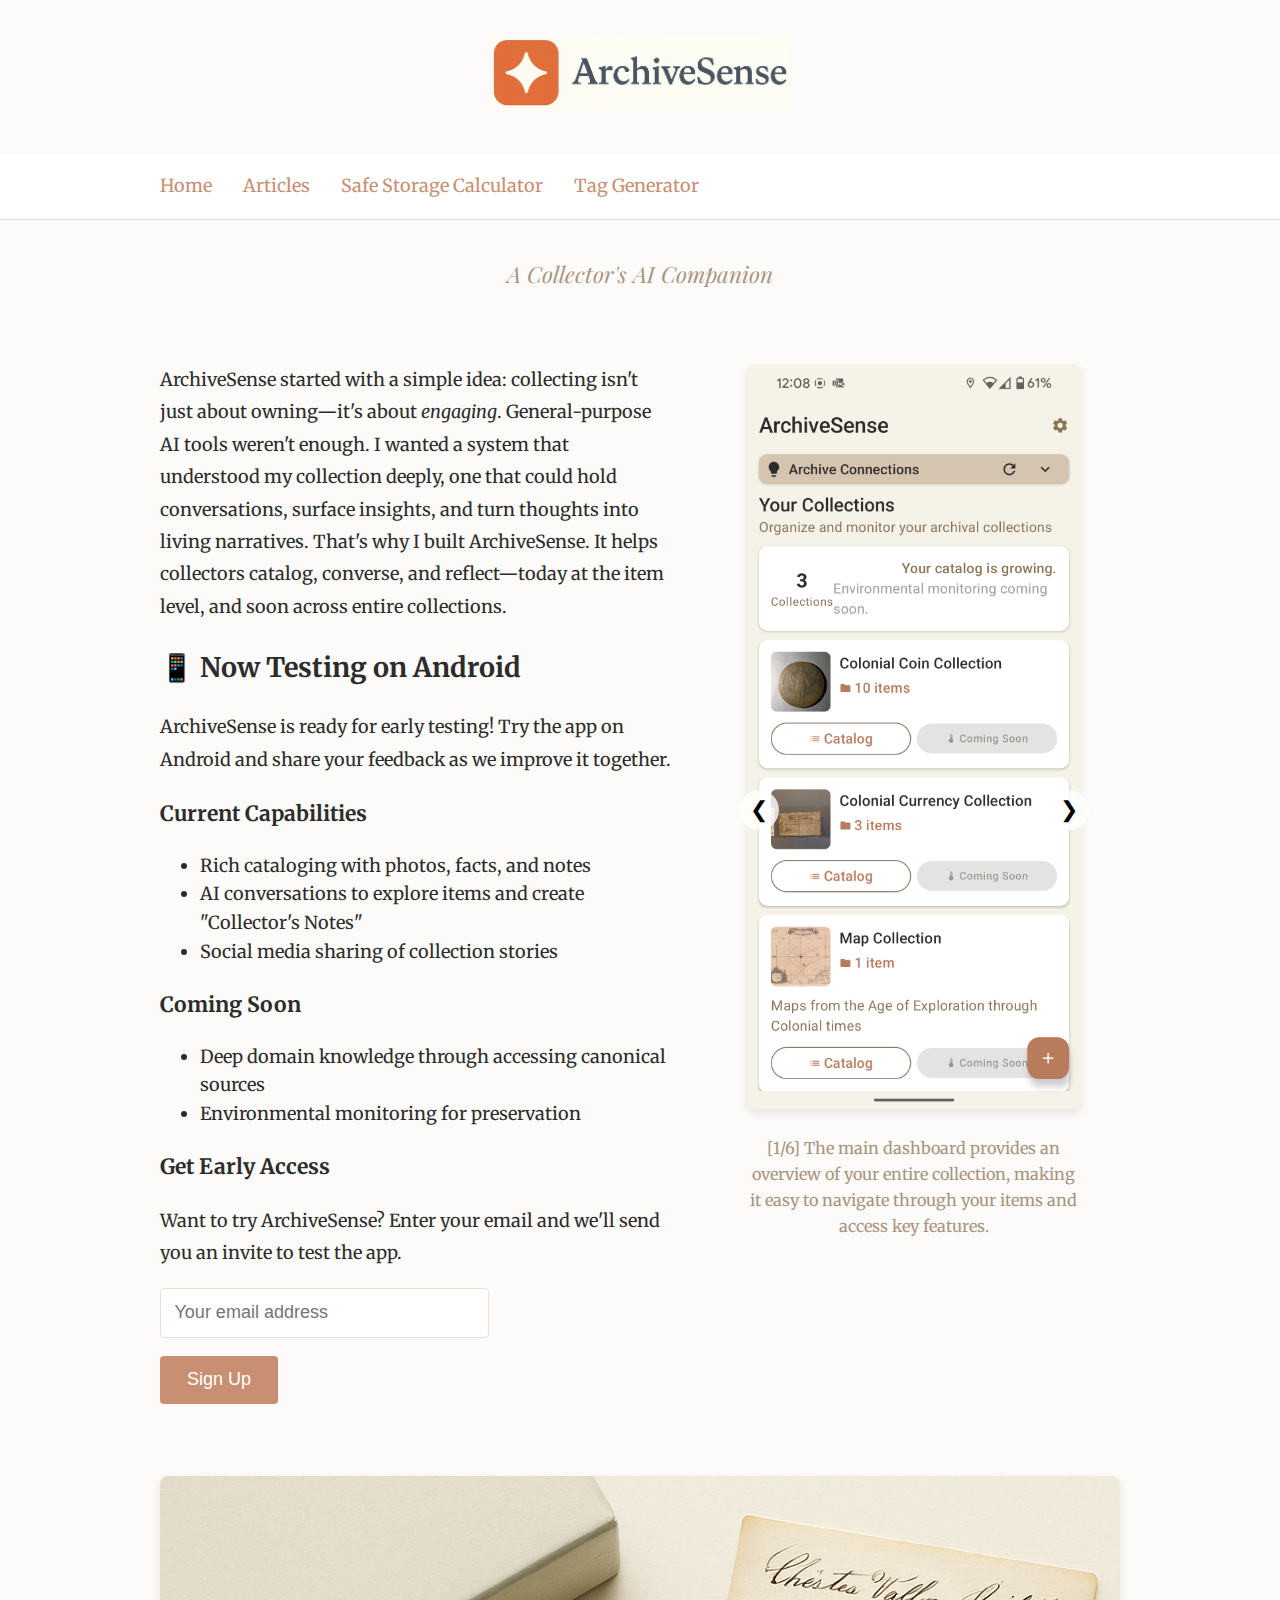
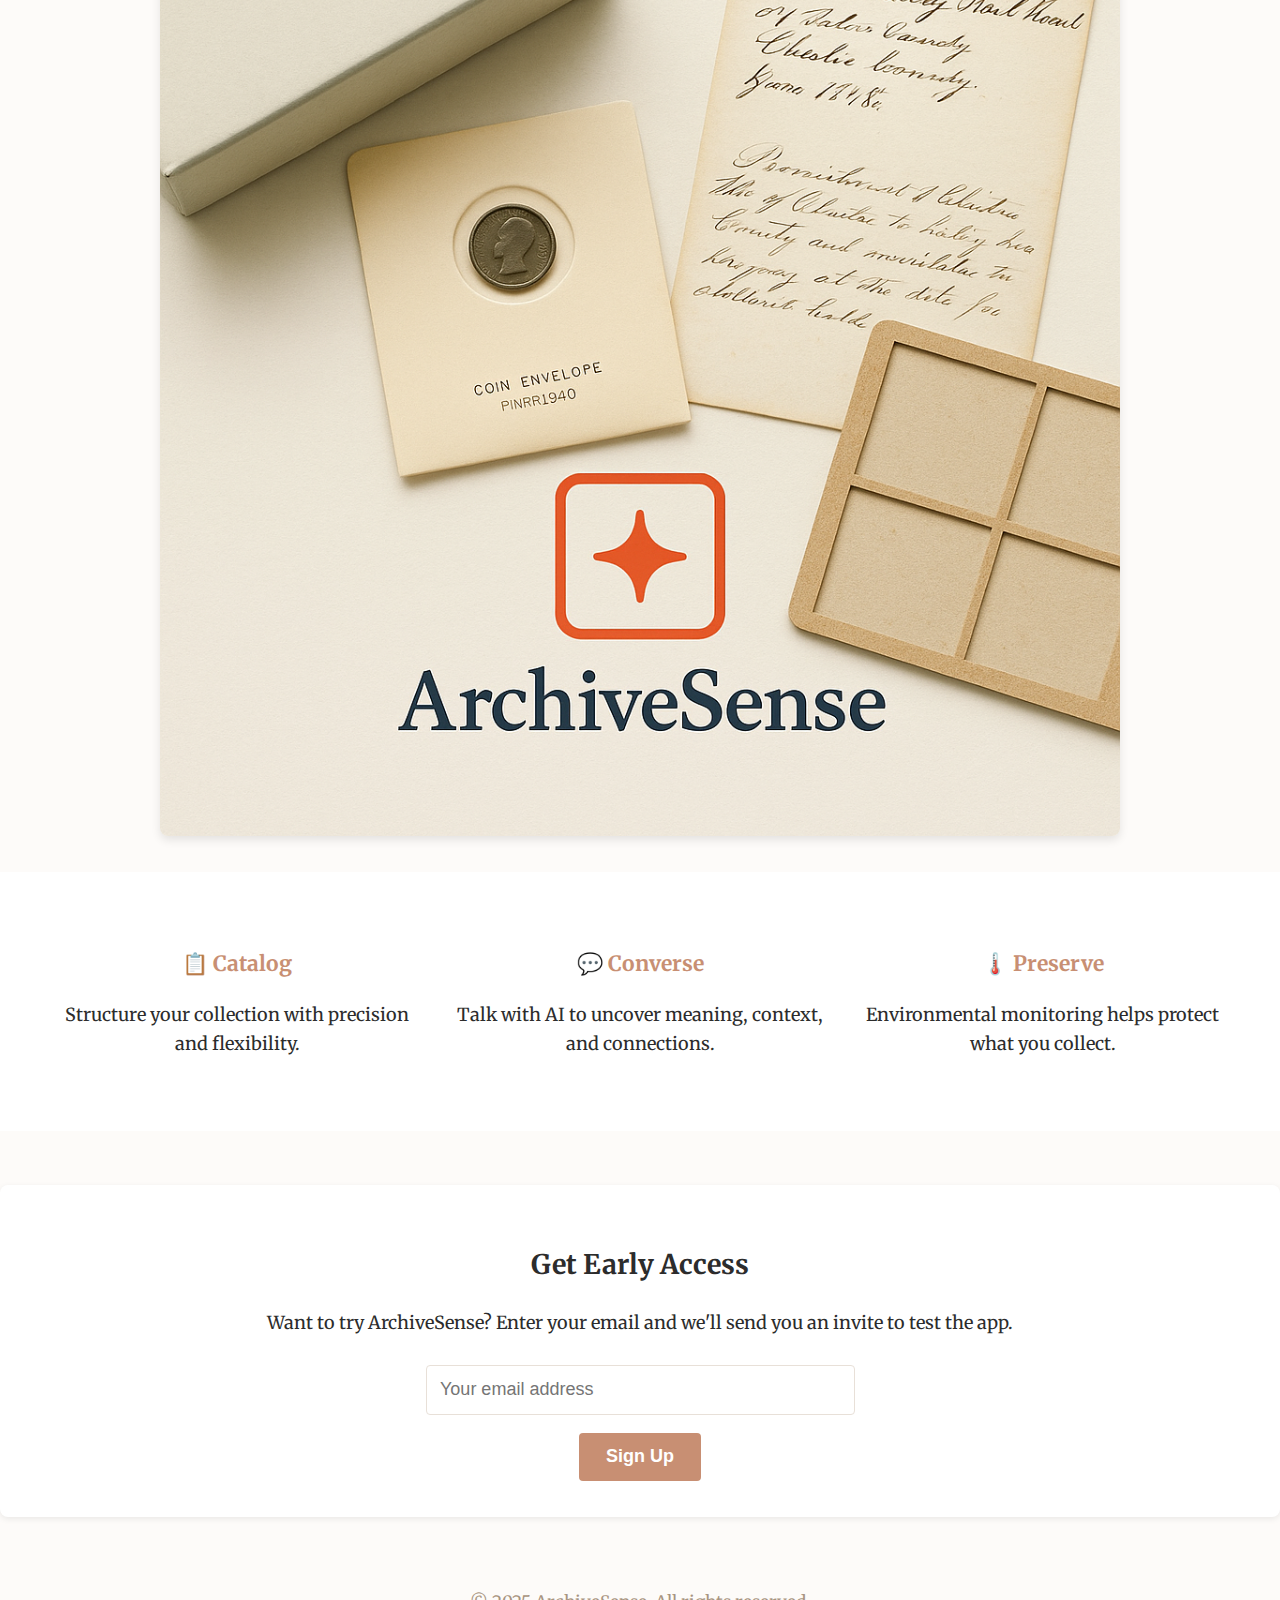
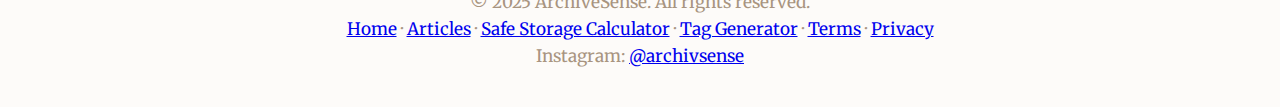
<file: index.html>
<!DOCTYPE html>
<html lang="en">
<head>
  <meta charset="UTF-8" />
  <meta name="viewport" content="width=device-width, initial-scale=1.0" />
  <title>ArchiveSense | A Collector's AI Companion</title>
  
  <!-- Google tag (gtag.js) -->
  <script async src="https://www.googletagmanager.com/gtag/js?id=G-4G8EHH040J"></script>
  <script>
    window.dataLayer = window.dataLayer || [];
    function gtag(){dataLayer.push(arguments);}
    gtag('js', new Date());

    gtag('config', 'G-4G8EHH040J');
  </script>
  
  <!-- Microsoft Clarity -->
  <script type="text/javascript">
    (function(c,l,a,r,i,t,y){
        c[a]=c[a]||function(){(c[a].q=c[a].q||[]).push(arguments)};
        t=l.createElement(r);t.async=1;t.src="https://www.clarity.ms/tag/"+i;
        y=l.getElementsByTagName(r)[0];y.parentNode.insertBefore(t,y);
    })(window, document, "clarity", "script", "sw5s6gwxlx");
  </script>
  
  <link href="https://fonts.googleapis.com/css2?family=Merriweather:wght@400;700&family=Playfair+Display:ital,wght@0,400;0,600;1,400&display=swap" rel="stylesheet">
  <link rel="stylesheet" href="styles.css">
  <style>
    html { scroll-behavior: smooth; }
    .hero {
      display: flex;
      flex-wrap: wrap;
      align-items: flex-start;
      justify-content: center;
      padding: 2rem;
      gap: 2rem;
      max-width: 960px;
      margin: auto;
    }
    .hero-text-section {
      flex: 1 1 400px;
    }
    .hero-text-section p {
      font-size: 1rem;
      line-height: 1.8;
      margin-top: 0;
    }
    .hero-media {
      flex: 1 1 300px;
      text-align: center;
      min-width: 300px;
    }
    .hero-media iframe,
    .hero-media blockquote {
      max-width: 100%;
    }
    .image-feature {
      display: flex;
      justify-content: center;
      padding: 2rem 0;
      background-color: var(--primary-bg);
    }
    .image-feature img {
      width: 90%;
      max-width: 960px;
      height: auto;
      border-radius: 8px;
      box-shadow: 0 4px 10px rgba(0,0,0,0.1);
    }
    .features {
      display: flex;
      justify-content: space-around;
      background: var(--secondary-bg);
      padding: 2rem;
      text-align: center;
      flex-wrap: wrap;
    }
    .feature {
      flex: 1 1 200px;
      padding: 1rem;
    }
    .feature h3 {
      color: var(--accent-color);
    }
    .mailing-list, .footer, .script-injection {
      text-align: center;
      padding: 2rem;
    }
    /* Buttons/inputs styled via shared styles where applicable */

    .carousel-container {
      position: relative;
      width: 90%;
      max-width: 400px;
      margin: 0 auto;
      overflow: hidden;
    }

    .carousel {
      display: flex;
      transition: transform 0.5s ease-in-out;
      width: 100%;
    }

    .carousel-item {
      min-width: 100%;
      padding: 0 1rem;
      box-sizing: border-box;
    }

    .carousel-item img {
      width: 100%;
      max-width: 100%;
      height: auto;
      border-radius: 8px;
      box-shadow: 0 4px 10px rgba(0,0,0,0.1);
    }

    .caption {
      margin-top: 1rem;
      color: var(--secondary-text);
      font-size: 0.9rem;
      line-height: 1.6;
      max-width: 600px;
      margin-left: auto;
      margin-right: auto;
    }

    .carousel-button {
      position: absolute;
      top: 50%;
      transform: translateY(-50%);
      background: rgba(255, 255, 255, 0.8);
      border: none;
      border-radius: 50%;
      width: 40px;
      height: 40px;
      font-size: 1.2rem;
      cursor: pointer;
      transition: background-color 0.3s;
    }

    .carousel-button:hover {
      background: rgba(255, 255, 255, 0.9);
    }

    .carousel-button.prev {
      left: 10px;
    }

    .carousel-button.next {
      right: 10px;
    }

    @media (max-width: 768px) {
      .carousel-button {
        width: 30px;
        height: 30px;
        font-size: 1rem;
      }
      
      .nav .container {
        padding: 0 1rem;
      }
    }
  </style>
</head>
<body>
  <header>
    <img src="ArchiveSense_logo_text_right.png" alt="ArchiveSense Logo" style="max-width: 300px;">
  </header>

  <nav class="nav">
    <div class="container">
      <a href="/">Home</a>
      <a href="/articles">Articles</a>
      <a href="/preservation-calculator.html">Safe Storage Calculator</a>
      <a href="/tag_generator.html">Tag Generator</a>
    </div>
  </nav>

  <p class="hero-text">A Collector's AI Companion</p>

  <section class="hero">
    <div class="hero-text-section">
      <p>ArchiveSense started with a simple idea: collecting isn't just about owning—it's about <em>engaging</em>.  General-purpose AI tools weren't enough.  I wanted a system that understood my collection deeply, one that could hold conversations, surface insights, and turn thoughts into living narratives.  That's why I built ArchiveSense.  It helps collectors catalog, converse, and reflect—today at the item level, and soon across entire collections.</p>
      <div class="launch-info">
        <H2 class="beta-launch">📱 Now Testing on Android</H2>
        <p>ArchiveSense is ready for early testing! Try the app on Android and share your feedback as we improve it together.</p>
      </div>

      <div class="features-list">
        <div class="current-features">
          <h3>Current Capabilities</h3>
          <ul>
            <li>Rich cataloging with photos, facts, and notes</li>
            <li>AI conversations to explore items and create "Collector's Notes"</li>
            <li>Social media sharing of collection stories</li>
          </ul>
        </div>
        <div class="upcoming-features">
          <h3>Coming Soon</h3>
          <ul>
            <li>Deep domain knowledge through accessing canonical sources</li>
            <li>Environmental monitoring for preservation</li>
          </ul>
        </div>
      </div>
      <div class="hero-signup">
        <h3>Get Early Access</h3>
        <p>Want to try ArchiveSense? Enter your email and we'll send you an invite to test the app.</p>
        <form action="https://script.google.com/macros/s/AKfycbyVuDW39eZfbzvaSpMKbxUAruueQJs6ARwGRdojNctJXefn-YgmsYbZUVrg-U3m2RmE/exec" method="POST" target="_self" onsubmit="fetch(this.action, {
          method: 'POST',
          body: new FormData(this)
        }).then(() => {
          document.getElementById('hero-thank-you-message').style.display = 'block';
          this.style.display = 'none';
        }); return false;">
          <input type="email" name="email" placeholder="Your email address" required style="padding: 0.75rem; font-size: 1rem; width: 60%; max-width: 300px; border: 1px solid var(--border-color); border-radius: 4px; margin-bottom: 1rem;" />
          <br />
          <button type="submit" style="padding: 0.75rem 1.5rem; font-size: 1rem; background-color: var(--accent-color); color: white; border: none; border-radius: 4px; cursor: pointer;">Sign Up</button>
        </form>
        <p id="hero-thank-you-message" style="display: none; color: var(--secondary-text); margin-top: 1rem;">Thanks! We'll send you an invite to try the app soon.</p>
      </div>

    </div>
    <div class="hero-media">
      <div class="carousel-container">
        <div class="carousel">
          <div class="carousel-item">
            <img src="1_App_Main_Screen.png" alt="ArchiveSense Main Screen">
            <p class="caption">[1/6] The main dashboard provides an overview of your entire collection, making it easy to navigate through your items and access key features.</p>
          </div>
          <div class="carousel-item">
            <img src="2_App_Collection_View.png" alt="Collection View">
            <p class="caption">[2/6] Browse your collection with rich visual previews and detailed metadata, helping you stay organized.</p>
          </div>
          <div class="carousel-item">
            <img src="3_App_Item_View.png" alt="Item View">
            <p class="caption">[3/6] Dive deep into individual items with comprehensive detail views and metadata management.</p>
          </div>
          <div class="carousel-item">
            <img src="4_App_AI_Collectors_Note_Conversation.png" alt="AI Conversation">
            <p class="caption">[4/6] Engage in meaningful conversations with AI about your items, uncovering new insights and connections.</p>
          </div>
          <div class="carousel-item">
            <img src="5_App_Share_View.png" alt="Share View">
            <p class="caption">[5/6] Share your collection stories and insights with other collectors and enthusiasts.</p>
          </div>
          <div class="carousel-item">
            <img src="6_App_Main_Screen_with_Archive_Connections.png" alt="Archive Connections">
            <p class="caption">[6/6] Discover connections between items in your collection, revealing patterns and relationships you might not have noticed.</p>
          </div>
        </div>
        <button class="carousel-button prev" onclick="moveCarousel(-1)">❮</button>
        <button class="carousel-button next" onclick="moveCarousel(1)">❯</button>
      </div>
    </div>
  </section>

  <section class="image-feature">
    <img src="Collection_Items.png" alt="ArchiveSense styled flatlay">
  </section>

  <section class="features">
    <div class="feature">
      <h3>📋 Catalog</h3>
      <p>Structure your collection with precision and flexibility.</p>
    </div>
    <div class="feature">
      <h3>💬 Converse</h3>
      <p>Talk with AI to uncover meaning, context, and connections.</p>
    </div>
    <div class="feature">
      <h3>🌡️ Preserve</h3>
      <p>Environmental monitoring helps protect what you collect.</p>
    </div>
  </section>

<section id="mailing-list" class="mailing-list">
  <h2>Get Early Access</h2>
      <p>Want to try ArchiveSense? Enter your email and we'll send you an invite to test the app.</p>
    <form action="https://script.google.com/macros/s/AKfycbyVuDW39eZfbzvaSpMKbxUAruueQJs6ARwGRdojNctJXefn-YgmsYbZUVrg-U3m2RmE/exec" method="POST" target="_self" onsubmit="fetch(this.action, {
      method: 'POST',
      body: new FormData(this)
    }).then(() => {
      document.getElementById('thank-you-message').style.display = 'block';
    }); return false;">
      <input type="email" name="email" placeholder="Your email address" required />
      <br />
      <button type="submit">Sign Up</button>
    </form>
    <p id="thank-you-message" style="display: none; color: var(--secondary-text); margin-top: 1rem;">Thanks! We'll send you an invite to try the app soon.</p>
  </section>

  <footer>
    &copy; 2025 ArchiveSense. All rights reserved.<br>
    <a href="/">Home</a> · <a href="/articles">Articles</a> · <a href="/preservation-calculator.html">Safe Storage Calculator</a> · <a href="/tag_generator.html">Tag Generator</a> · <a href="/terms">Terms</a> · <a href="/privacy">Privacy</a><br>
    Instagram: <a href="https://instagram.com/archivsense" target="_blank">@archivsense</a>
  </footer>

  <script>
    let currentSlide = 0;
    const items = document.querySelectorAll('.carousel-item');

    function moveCarousel(direction) {
      currentSlide = (currentSlide + direction + items.length) % items.length;
      updateCarousel();
    }

    function updateCarousel() {
      const offset = -currentSlide * 100;
      document.querySelector('.carousel').style.transform = `translateX(${offset}%)`;
    }

    // Auto-advance carousel
    setInterval(() => moveCarousel(1), 5000);
  </script>
</body>
</html>
</file>
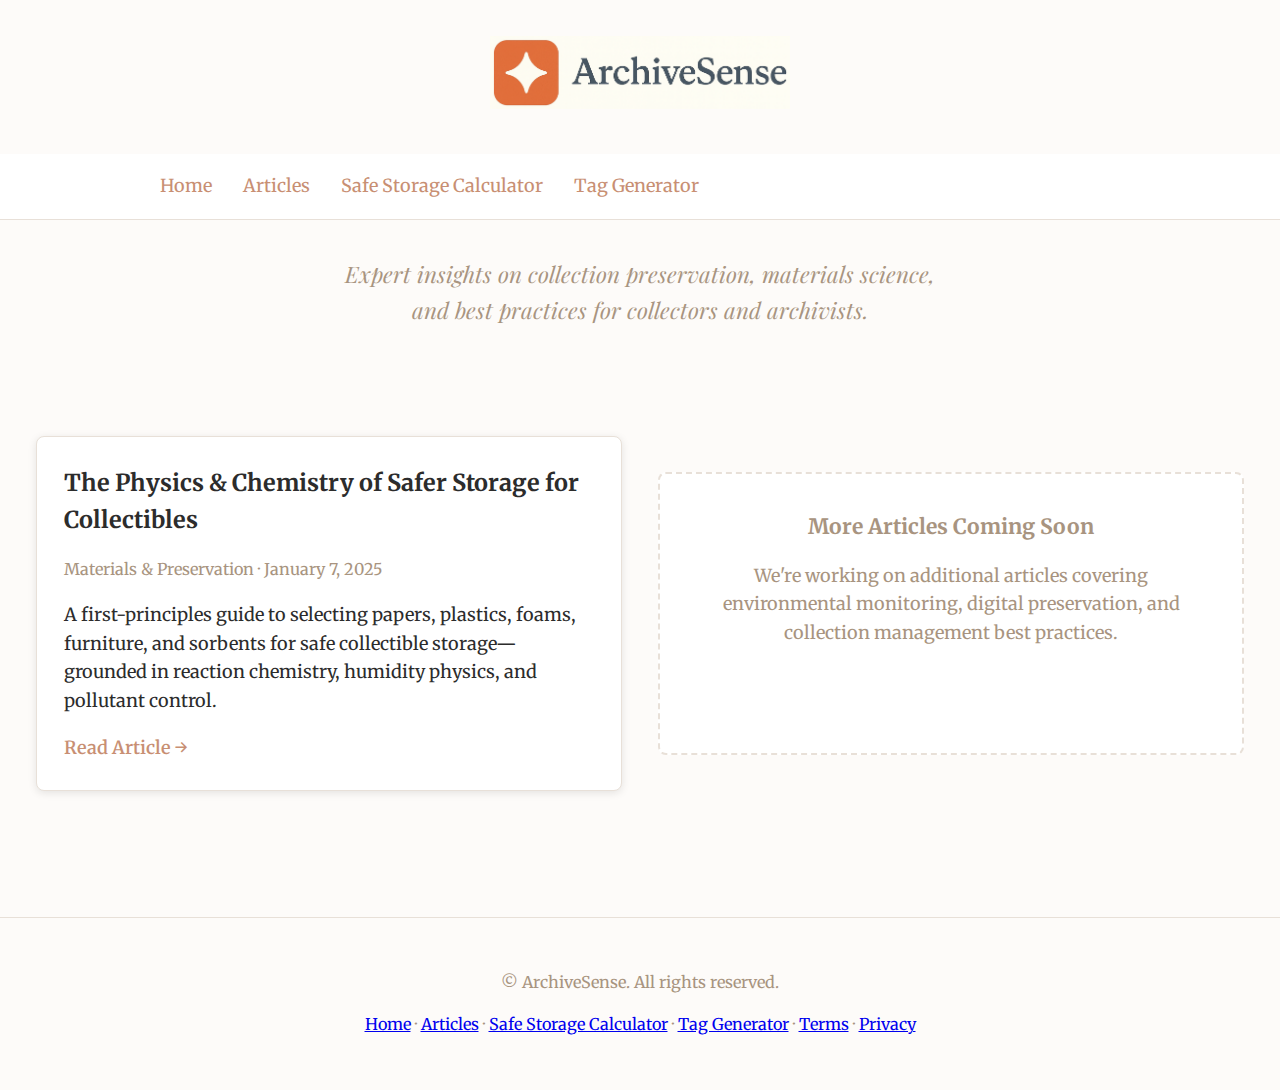
<file: articles/index.html>
<!DOCTYPE html>
<html lang="en">
<head>
  <meta charset="UTF-8" />
  <meta name="viewport" content="width=device-width, initial-scale=1.0" />
  <title>Articles & Resources | ArchiveSense</title>
  <meta name="description" content="Expert insights on collection preservation, materials science, and best practices for collectors and archivists." />
  
  <!-- Google tag (gtag.js) -->
  <script async src="https://www.googletagmanager.com/gtag/js?id=G-4G8EHH040J"></script>
  <script>
    window.dataLayer = window.dataLayer || [];
    function gtag(){dataLayer.push(arguments);}
    gtag('js', new Date());
    gtag('config', 'G-4G8EHH040J');
  </script>
  
  <!-- Microsoft Clarity -->
  <script type="text/javascript">
    (function(c,l,a,r,i,t,y){
        c[a]=c[a]||function(){(c[a].q=c[a].q||[]).push(arguments)};
        t=l.createElement(r);t.async=1;t.src="https://www.clarity.ms/tag/"+i;
        y=l.getElementsByTagName(r)[0];y.parentNode.insertBefore(t,y);
    })(window, document, "clarity", "script", "sw5s6gwxlx");
  </script>
  
  <link href="https://fonts.googleapis.com/css2?family=Merriweather:wght@400;700&family=Playfair+Display:ital,wght@0,400;0,600;1,400&display=swap" rel="stylesheet">
  <link rel="stylesheet" href="/styles.css">
  <style>
    
    .content {
      max-width: var(--max-width);
      margin: 0 auto;
      padding: 2rem;
    }
    
    .articles-grid {
      display: grid;
      grid-template-columns: repeat(auto-fit, minmax(300px, 1fr));
      gap: 2rem;
      margin: 2rem 0;
    }
    
    .article-card {
      background: #fff;
      border-radius: 8px;
      padding: 1.5rem;
      box-shadow: 0 2px 8px rgba(0,0,0,0.1);
      border: 1px solid var(--border-color);
      transition: transform 0.2s, box-shadow 0.2s;
    }
    
    .article-card:hover {
      transform: translateY(-2px);
      box-shadow: 0 4px 12px rgba(0,0,0,0.15);
    }
    
    .article-card h3 {
      margin: 0 0 1rem;
      font-size: 1.3rem;
      color: var(--primary-text);
    }
    
    .article-card .meta {
      color: var(--secondary-text);
      font-size: 0.9rem;
      margin-bottom: 1rem;
    }
    
    .article-card p {
      margin: 0 0 1rem;
      color: var(--primary-text);
      line-height: 1.6;
    }
    
    .article-card a {
      color: var(--accent-color);
      text-decoration: none;
      font-weight: 600;
    }
    
    .article-card a:hover {
      text-decoration: underline;
    }
    
    .coming-soon {
      background: var(--secondary-bg);
      border-radius: 8px;
      padding: 2rem;
      text-align: center;
      margin: 2rem 0;
      border: 2px dashed var(--border-color);
    }
    
    .coming-soon h3 {
      color: var(--secondary-text);
      margin: 0 0 1rem;
    }
    
    .coming-soon p {
      color: var(--secondary-text);
      margin: 0;
    }
    
    .site-footer {
      background: var(--primary-bg);
      color: var(--secondary-text);
      font-size: 0.9rem;
      text-align: center;
      padding: 2rem;
      margin-top: 3rem;
      border-top: 1px solid var(--border-color);
    }
    
    @media (max-width: 768px) {
      .content {
        padding: 1rem;
      }
      
      .page-header .container,
      .nav .container {
        padding: 0 1rem;
      }
      
      .page-header h1 {
        font-size: 2rem;
      }
      
      .articles-grid {
        grid-template-columns: 1fr;
        gap: 1.5rem;
      }
    }
  </style>
</head>
<body>
  <header>
    <img src="/ArchiveSense_logo_text_right.png" alt="ArchiveSense Logo" style="max-width: 300px;">
  </header>

  <nav class="nav">
    <div class="container">
      <a href="/">Home</a>
      <a href="/articles">Articles</a>
      <a href="/preservation-calculator.html">Safe Storage Calculator</a>
      <a href="/tag_generator.html">Tag Generator</a>
    </div>
  </nav>

  <p class="hero-text">Expert insights on collection preservation, materials science, and best practices for collectors and archivists.</p>

  <main class="content">
    <div class="articles-grid">
      <article class="article-card">
        <h3>The Physics & Chemistry of Safer Storage for Collectibles</h3>
        <div class="meta">Materials & Preservation · January 7, 2025</div>
        <p>A first-principles guide to selecting papers, plastics, foams, furniture, and sorbents for safe collectible storage—grounded in reaction chemistry, humidity physics, and pollutant control.</p>
        <a href="/articles/materials-first-principles">Read Article →</a>
      </article>
      
      <div class="coming-soon">
        <h3>More Articles Coming Soon</h3>
        <p>We're working on additional articles covering environmental monitoring, digital preservation, and collection management best practices.</p>
      </div>
    </div>
  </main>

  <footer class="site-footer">
    <p>© ArchiveSense. All rights reserved.</p>
    <p><a href="/">Home</a> · <a href="/articles">Articles</a> · <a href="/preservation-calculator.html">Safe Storage Calculator</a> · <a href="/tag_generator.html">Tag Generator</a> · <a href="/terms">Terms</a> · <a href="/privacy">Privacy</a></p>
  </footer>
</body>
</html>
</file>
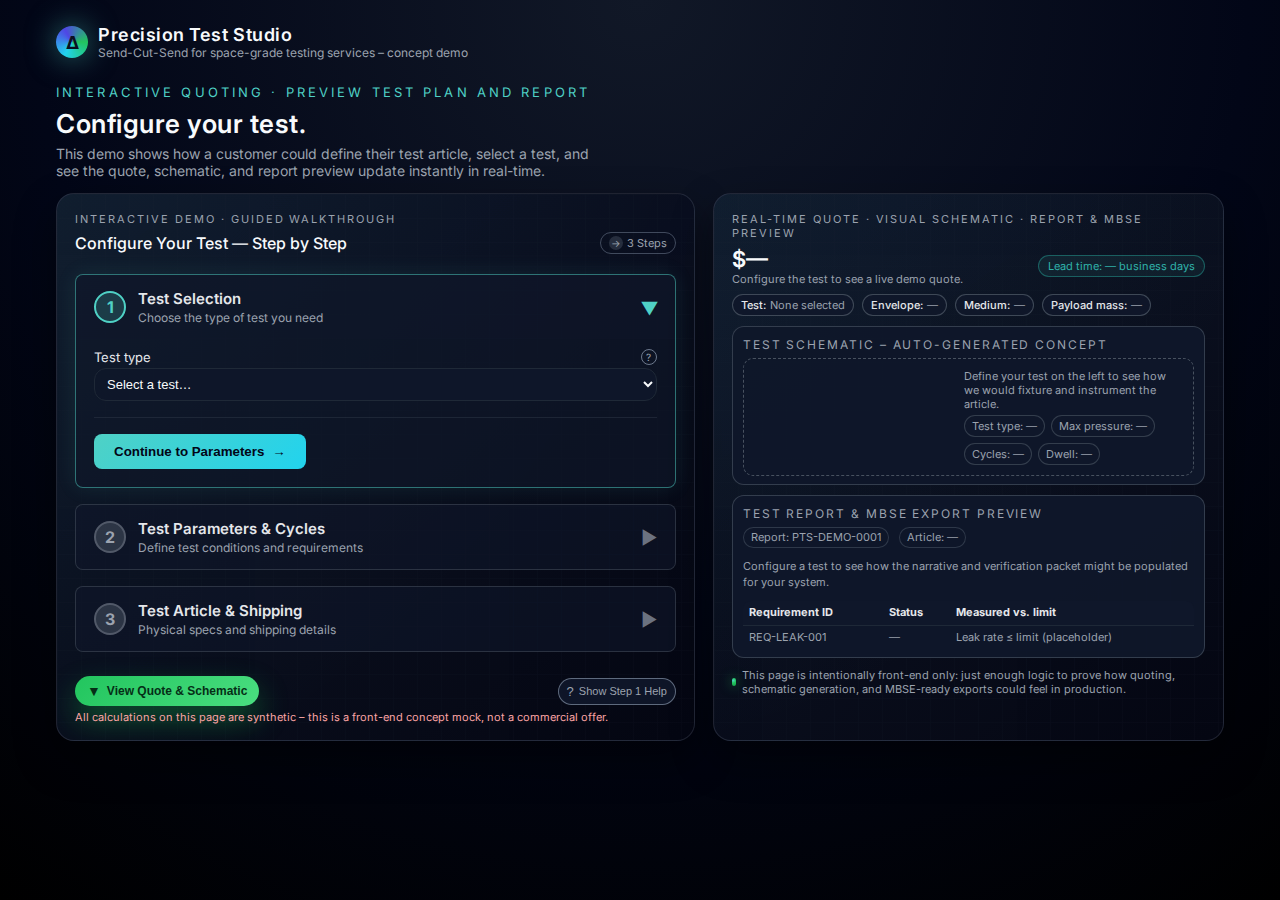
<file: advanced-tech-services.html>
<!DOCTYPE html>
<html lang="en">
<head>
  <meta charset="UTF-8" />
  <title>Precision Test Studio – Demo</title>
  <meta name="viewport" content="width=device-width, initial-scale=1.0" />
  <!-- Optional: nice font -->
  <link href="https://fonts.googleapis.com/css2?family=Inter:wght@300;400;500;600&display=swap" rel="stylesheet">
  <style>
    :root {
      --bg: #050816;
      --bg-elevated: #0b1020;
      --bg-soft: #11172a;
      --accent: #4fd1c5;
      --accent-soft: rgba(79, 209, 197, 0.08);
      --accent-strong: #2fb3aa;
      --text-main: #f8fafc;
      --text-muted: #9ca3af;
      --border-subtle: #1f2937;
      --danger: #f97373;
      --radius-lg: 18px;
      --radius-md: 12px;
      --shadow-soft: 0 18px 40px rgba(0, 0, 0, 0.45);
      --transition-fast: 0.15s ease-out;
    }

    * {
      box-sizing: border-box;
    }

    body {
      margin: 0;
      padding: 0;
      font-family: "Inter", system-ui, -apple-system, BlinkMacSystemFont, "Segoe UI", sans-serif;
      background: radial-gradient(circle at top, #111827 0, #020617 55%, #000 100%);
      color: var(--text-main);
      min-height: 100vh;
    }

    .page-shell {
      max-width: 1200px;
      margin: 0 auto;
      padding: 24px 16px 48px;
    }

    header {
      display: flex;
      align-items: center;
      justify-content: space-between;
      margin-bottom: 24px;
      gap: 12px;
    }

    .brand {
      display: flex;
      align-items: center;
      gap: 10px;
    }

    .brand-mark {
      width: 32px;
      height: 32px;
      border-radius: 999px;
      background: conic-gradient(from 210deg, #22d3ee, #4f46e5, #22c55e, #22d3ee);
      display: flex;
      align-items: center;
      justify-content: center;
      box-shadow: 0 0 30px rgba(79, 209, 197, 0.5);
    }

    .brand-mark span {
      font-size: 18px;
      font-weight: 700;
      color: #0b1020;
    }

    .brand-text-main {
      font-weight: 600;
      letter-spacing: 0.03em;
      font-size: 18px;
    }

    .brand-text-sub {
      font-size: 12px;
      color: var(--text-muted);
    }

    .hero-tagline {
      font-size: 13px;
      text-transform: uppercase;
      letter-spacing: 0.24em;
      color: var(--accent);
      margin-bottom: 8px;
    }

    .hero-heading {
      font-size: 26px;
      font-weight: 600;
      letter-spacing: 0.02em;
      margin: 0 0 6px;
    }

    .hero-sub {
      margin: 0;
      font-size: 14px;
      color: var(--text-muted);
      max-width: 540px;
    }

    main {
      display: grid;
      grid-template-columns: minmax(0, 3fr) minmax(0, 2.4fr);
      gap: 18px;
    }

    @media (max-width: 900px) {
      main {
        grid-template-columns: minmax(0, 1fr);
      }
    }

    .panel {
      background: linear-gradient(145deg, rgba(15, 23, 42, 0.96), rgba(5, 7, 19, 0.98));
      border-radius: var(--radius-lg);
      padding: 18px 18px 16px;
      border: 1px solid rgba(148, 163, 184, 0.18);
      box-shadow: var(--shadow-soft);
      position: relative;
      overflow: hidden;
    }

    .panel::before {
      content: "";
      position: absolute;
      inset: -40%;
      background: radial-gradient(circle at top left, rgba(79, 209, 197, 0.12), transparent 60%);
      opacity: 0.6;
      pointer-events: none;
    }

    .panel-inner {
      position: relative;
      z-index: 1;
    }

    .section-label {
      font-size: 11px;
      letter-spacing: 0.18em;
      text-transform: uppercase;
      color: var(--text-muted);
      margin-bottom: 6px;
    }

    .section-title-row {
      display: flex;
      align-items: center;
      justify-content: space-between;
      gap: 6px;
      margin-bottom: 10px;
    }

    .section-title-row h2 {
      font-size: 16px;
      margin: 0;
      font-weight: 500;
    }

    .step-pill {
      font-size: 11px;
      padding: 3px 8px;
      border-radius: 999px;
      border: 1px solid rgba(148, 163, 184, 0.4);
      color: var(--text-muted);
      display: inline-flex;
      align-items: center;
      gap: 4px;
    }

    .step-pill span {
      display: inline-flex;
      align-items: center;
      justify-content: center;
      width: 14px;
      height: 14px;
      border-radius: 999px;
      background: rgba(148, 163, 184, 0.2);
      font-size: 10px;
    }

    .form-grid {
      display: grid;
      grid-template-columns: repeat(2, minmax(0, 1fr));
      gap: 10px 12px;
      margin-bottom: 12px;
    }

    .form-row-full {
      grid-column: 1 / -1;
    }

    label {
      display: flex;
      align-items: center;
      justify-content: space-between;
      font-size: 13px;
      color: #e5e7eb;
      margin-bottom: 3px;
      gap: 4px;
    }

    input,
    select,
    textarea {
      width: 100%;
      background: rgba(15, 23, 42, 0.96);
      border-radius: var(--radius-md);
      border: 1px solid var(--border-subtle);
      padding: 7px 8px;
      font-size: 13px;
      color: var(--text-main);
      outline: none;
      transition: border-color var(--transition-fast), box-shadow var(--transition-fast), background var(--transition-fast), transform var(--transition-fast);
    }

    input:focus,
    select:focus,
    textarea:focus {
      border-color: var(--accent);
      box-shadow: 0 0 0 1px rgba(79, 209, 197, 0.5);
      background: #020617;
      transform: translateY(-0.5px);
    }

    input::placeholder,
    textarea::placeholder {
      color: #6b7280;
    }

    textarea {
      resize: vertical;
      min-height: 52px;
      max-height: 120px;
    }

    .tooltip {
      position: relative;
      display: inline-flex;
      align-items: center;
      justify-content: center;
      width: 16px;
      height: 16px;
      border-radius: 999px;
      border: 1px solid rgba(148, 163, 184, 0.7);
      font-size: 10px;
      color: var(--text-muted);
      cursor: help;
      flex-shrink: 0;
    }

    .tooltip-bubble {
      position: absolute;
      left: 50%;
      bottom: 150%;
      transform: translateX(-50%);
      white-space: normal;
      width: 210px;
      background: #020617;
      border-radius: 10px;
      padding: 8px 9px;
      font-size: 11px;
      color: var(--text-main);
      box-shadow: 0 14px 30px rgba(0, 0, 0, 0.7);
      opacity: 0;
      pointer-events: none;
      border: 1px solid rgba(148, 163, 184, 0.4);
      transition: opacity var(--transition-fast), transform var(--transition-fast);
      z-index: 5;
    }

    .tooltip-bubble::after {
      content: "";
      position: absolute;
      top: 100%;
      left: 50%;
      transform: translateX(-50%);
      border-width: 6px;
      border-style: solid;
      border-color: #020617 transparent transparent transparent;
    }

    .tooltip:hover .tooltip-bubble {
      opacity: 1;
      transform: translateX(-50%) translateY(-2px);
    }

    .pill-row {
      display: flex;
      gap: 6px;
      align-items: center;
      flex-wrap: wrap;
      margin-bottom: 8px;
    }

    .pill {
      font-size: 11px;
      padding: 4px 8px;
      border-radius: 999px;
      background: rgba(15, 23, 42, 0.9);
      border: 1px solid rgba(148, 163, 184, 0.35);
      color: var(--text-muted);
      display: inline-flex;
      align-items: center;
      gap: 4px;
    }

    .pill-dot {
      width: 6px;
      height: 6px;
      border-radius: 999px;
      background: var(--accent);
    }

    .h-separator {
      border: none;
      border-top: 1px dashed rgba(55, 65, 81, 0.85);
      margin: 10px 0 12px;
    }

    /* Right column / quote + schematic */

    .quote-header {
      display: flex;
      align-items: center;
      justify-content: space-between;
      gap: 6px;
      margin-bottom: 8px;
    }

    .quote-price {
      font-size: 22px;
      font-weight: 600;
    }

    .quote-sub {
      font-size: 11px;
      color: var(--text-muted);
    }

    .badge-soft {
      font-size: 11px;
      padding: 3px 9px;
      border-radius: 999px;
      background: var(--accent-soft);
      color: var(--accent-strong);
      border: 1px solid rgba(45, 212, 191, 0.35);
    }

    .quote-metadata {
      display: flex;
      flex-wrap: wrap;
      gap: 8px;
      margin-bottom: 10px;
    }

    .meta-chip {
      font-size: 11px;
      padding: 3px 8px;
      border-radius: 999px;
      background: rgba(15, 23, 42, 0.9);
      border: 1px solid rgba(75, 85, 99, 0.8);
      color: var(--text-muted);
      display: inline-flex;
      gap: 4px;
      align-items: center;
    }

    .meta-chip strong {
      color: #e5e7eb;
      font-weight: 500;
    }

    .schematic-card,
    .report-card {
      background: rgba(15, 23, 42, 0.96);
      border-radius: var(--radius-md);
      border: 1px solid rgba(55, 65, 81, 0.9);
      padding: 10px 10px 8px;
      margin-bottom: 10px;
      position: relative;
      overflow: hidden;
    }

    .schematic-title,
    .report-title {
      font-size: 12px;
      text-transform: uppercase;
      letter-spacing: 0.16em;
      color: var(--text-muted);
      margin-bottom: 6px;
    }

    .schematic-diagram {
      border-radius: 10px;
      border: 1px dashed rgba(75, 85, 99, 0.95);
      padding: 10px;
      display: grid;
      grid-template-columns: minmax(0, 1.2fr) minmax(0, 1.3fr);
      gap: 8px;
    }

    .schematic-diagram svg {
      width: 100%;
      height: auto;
    }

    .schematic-legend {
      font-size: 11px;
      color: var(--text-muted);
    }

    .schematic-legend p {
      margin: 0 0 4px;
    }

    .schematic-pill-row {
      display: flex;
      flex-wrap: wrap;
      gap: 6px;
      margin-top: 4px;
    }

    .legend-pill {
      font-size: 11px;
      padding: 3px 7px;
      border-radius: 999px;
      background: rgba(15, 23, 42, 0.9);
      border: 1px solid rgba(55, 65, 81, 0.9);
    }

    .report-body {
      font-size: 11px;
      color: var(--text-muted);
      line-height: 1.4;
    }

    .report-meta-row {
      display: flex;
      gap: 10px;
      flex-wrap: wrap;
      margin-bottom: 4px;
    }

    .report-meta-row span {
      background: rgba(15, 23, 42, 0.96);
      border-radius: 999px;
      padding: 2px 7px;
      border: 1px solid rgba(55, 65, 81, 0.8);
    }

    .report-table {
      margin-top: 6px;
      width: 100%;
      border-collapse: collapse;
      border-radius: 8px;
      overflow: hidden;
    }

    .report-table th,
    .report-table td {
      font-size: 11px;
      padding: 4px 6px;
      border-bottom: 1px solid rgba(31, 41, 55, 0.9);
      text-align: left;
    }

    .report-table th {
      background: rgba(15, 23, 42, 0.9);
      color: #e5e7eb;
    }

    .report-table tr:last-child td {
      border-bottom: none;
    }

    .demo-banner {
      font-size: 11px;
      color: var(--text-muted);
      margin-top: 6px;
      display: flex;
      align-items: center;
      gap: 6px;
    }

    .demo-dot {
      width: 8px;
      height: 8px;
      border-radius: 999px;
      background: radial-gradient(circle at 30% 30%, #4fd1c5 0, #22c55e 40%, #16a34a 100%);
      box-shadow: 0 0 12px rgba(34, 197, 94, 0.7);
    }

    .cta-row {
      display: flex;
      justify-content: space-between;
      align-items: center;
      margin-top: 8px;
      gap: 8px;
    }

    .btn-primary {
      border: none;
      outline: none;
      cursor: pointer;
      padding: 7px 12px;
      border-radius: 999px;
      background: linear-gradient(135deg, #22c55e, #4ade80);
      color: #052e16;
      font-size: 12px;
      font-weight: 600;
      display: inline-flex;
      gap: 6px;
      align-items: center;
      box-shadow: 0 14px 30px rgba(22, 163, 74, 0.45);
      transition: transform var(--transition-fast), box-shadow var(--transition-fast), filter var(--transition-fast);
    }

    .btn-primary span.icon {
      font-size: 14px;
    }

    .btn-primary:hover {
      transform: translateY(-1px);
      filter: brightness(1.02);
      box-shadow: 0 20px 40px rgba(22, 163, 74, 0.6);
    }

    .btn-ghost {
      font-size: 11px;
      padding: 5px 8px;
      border-radius: 999px;
      border: 1px solid rgba(148, 163, 184, 0.6);
      background: rgba(15, 23, 42, 0.9);
      color: var(--text-muted);
      display: inline-flex;
      gap: 5px;
      align-items: center;
    }

    .btn-ghost span {
      font-size: 13px;
    }

    .warning-note {
      margin-top: 4px;
      font-size: 11px;
      color: #fca5a5;
    }

    .faint-grid-overlay {
      position: absolute;
      inset: 0;
      background-image: linear-gradient(to right, rgba(31, 41, 55, 0.65) 1px, transparent 1px),
                        linear-gradient(to bottom, rgba(31, 41, 55, 0.65) 1px, transparent 1px);
      background-size: 24px 24px;
      opacity: 0.16;
      pointer-events: none;
      z-index: 0;
    }

    /* Collapsible Step Sections */
    .step-section {
      margin-bottom: 16px;
      border: 1px solid rgba(75, 85, 99, 0.5);
      border-radius: 8px;
      overflow: hidden;
      background: rgba(15, 23, 42, 0.4);
      transition: all 0.3s ease;
    }

    .step-section.active {
      border-color: rgba(79, 209, 197, 0.5);
      background: rgba(15, 23, 42, 0.6);
      box-shadow: 0 0 20px rgba(79, 209, 197, 0.1);
    }

    .step-section.completed {
      border-color: rgba(34, 197, 94, 0.4);
    }

    .step-header {
      padding: 14px 18px;
      cursor: pointer;
      display: flex;
      justify-content: space-between;
      align-items: center;
      background: rgba(15, 23, 42, 0.3);
      transition: background 0.2s;
      user-select: none;
    }

    .step-header:hover {
      background: rgba(15, 23, 42, 0.5);
    }

    .step-header-left {
      display: flex;
      align-items: center;
      gap: 12px;
    }

    .step-number {
      width: 32px;
      height: 32px;
      border-radius: 50%;
      background: rgba(75, 85, 99, 0.5);
      border: 2px solid rgba(107, 114, 128, 0.6);
      display: flex;
      align-items: center;
      justify-content: center;
      font-weight: 700;
      font-size: 16px;
      color: #9ca3af;
      transition: all 0.3s;
    }

    .step-section.active .step-number {
      background: rgba(79, 209, 197, 0.2);
      border-color: #4fd1c5;
      color: #4fd1c5;
    }

    .step-section.completed .step-number {
      background: rgba(34, 197, 94, 0.2);
      border-color: #22c55e;
      color: #22c55e;
    }

    .step-section.completed .step-number::before {
      content: "✓";
    }

    .step-section.completed .step-number span {
      display: none;
    }

    .step-title {
      font-size: 15px;
      font-weight: 600;
      color: #e5e7eb;
    }

    .step-subtitle {
      font-size: 12px;
      color: #9ca3af;
      margin-top: 2px;
    }

    .step-chevron {
      font-size: 18px;
      color: #6b7280;
      transition: transform 0.3s;
    }

    .step-section.active .step-chevron {
      transform: rotate(90deg);
      color: #4fd1c5;
    }

    .step-content {
      max-height: 0;
      overflow: hidden;
      transition: max-height 0.4s ease-out, padding 0.4s ease-out;
      padding: 0 18px;
    }

    .step-section.active .step-content {
      max-height: 2000px;
      padding: 18px;
      padding-top: 10px;
    }

    .step-actions {
      display: flex;
      gap: 10px;
      margin-top: 16px;
      padding-top: 16px;
      border-top: 1px solid rgba(55, 65, 81, 0.4);
    }

    /* Modal / Pop-up Styles */
    .modal-overlay {
      position: fixed;
      top: 0;
      left: 0;
      right: 0;
      bottom: 0;
      background: rgba(0, 0, 0, 0.75);
      backdrop-filter: blur(4px);
      display: flex;
      align-items: center;
      justify-content: center;
      z-index: 1000;
      opacity: 0;
      pointer-events: none;
      transition: opacity 0.3s;
    }

    .modal-overlay.show {
      opacity: 1;
      pointer-events: all;
    }

    .modal-box {
      background: linear-gradient(135deg, rgba(15, 23, 42, 0.98) 0%, rgba(30, 41, 59, 0.98) 100%);
      border: 2px solid rgba(79, 209, 197, 0.4);
      border-radius: 16px;
      padding: 32px;
      max-width: 520px;
      width: 90%;
      box-shadow: 0 25px 50px -12px rgba(0, 0, 0, 0.5);
      transform: scale(0.9);
      transition: transform 0.3s;
    }

    .modal-overlay.show .modal-box {
      transform: scale(1);
    }

    .modal-header {
      display: flex;
      align-items: flex-start;
      gap: 16px;
      margin-bottom: 20px;
    }

    .modal-icon {
      width: 48px;
      height: 48px;
      border-radius: 12px;
      background: linear-gradient(135deg, #4fd1c5 0%, #22d3ee 100%);
      display: flex;
      align-items: center;
      justify-content: center;
      font-size: 24px;
      flex-shrink: 0;
    }

    .modal-title {
      font-size: 22px;
      font-weight: 700;
      color: #e5e7eb;
      margin-bottom: 8px;
    }

    .modal-step-label {
      font-size: 12px;
      color: #4fd1c5;
      font-weight: 600;
      text-transform: uppercase;
      letter-spacing: 0.5px;
    }

    .modal-body {
      color: #d1d5db;
      line-height: 1.6;
      font-size: 14px;
      margin-bottom: 24px;
    }

    .modal-body ul {
      margin: 12px 0;
      padding-left: 20px;
    }

    .modal-body li {
      margin: 8px 0;
    }

    .modal-actions {
      display: flex;
      gap: 12px;
      justify-content: flex-end;
    }

    .btn-modal {
      padding: 10px 20px;
      border-radius: 8px;
      font-size: 14px;
      font-weight: 600;
      cursor: pointer;
      border: none;
      transition: all 0.2s;
    }

    .btn-modal-primary {
      background: linear-gradient(135deg, #4fd1c5 0%, #22d3ee 100%);
      color: #020617;
    }

    .btn-modal-primary:hover {
      transform: translateY(-1px);
      box-shadow: 0 4px 12px rgba(79, 209, 197, 0.4);
    }

    .btn-modal-secondary {
      background: rgba(75, 85, 99, 0.3);
      color: #e5e7eb;
      border: 1px solid rgba(107, 114, 128, 0.5);
    }

    .btn-modal-secondary:hover {
      background: rgba(75, 85, 99, 0.5);
    }

    /* Hide original separators in step sections */
    .step-content .h-separator {
      display: none;
    }

    /* Adjust button styles for steps */
    .btn-next-step {
      background: linear-gradient(135deg, #4fd1c5 0%, #22d3ee 100%);
      color: #020617;
      border: none;
      padding: 10px 20px;
      border-radius: 8px;
      font-weight: 600;
      cursor: pointer;
      display: flex;
      align-items: center;
      gap: 8px;
      transition: all 0.2s;
    }

    .btn-next-step:hover {
      transform: translateY(-1px);
      box-shadow: 0 4px 12px rgba(79, 209, 197, 0.4);
    }

    .btn-prev-step {
      background: rgba(75, 85, 99, 0.3);
      color: #e5e7eb;
      border: 1px solid rgba(107, 114, 128, 0.5);
      padding: 10px 20px;
      border-radius: 8px;
      font-weight: 600;
      cursor: pointer;
      transition: all 0.2s;
    }

    .btn-prev-step:hover {
      background: rgba(75, 85, 99, 0.5);
    }
  </style>
</head>
<body>
  <div class="page-shell">
    <header>
      <div class="brand">
        <div class="brand-mark">
          <span>Δ</span>
        </div>
        <div>
          <div class="brand-text-main">Precision Test Studio</div>
          <div class="brand-text-sub">Send-Cut-Send for space-grade testing services – concept demo</div>
        </div>
      </div>
    </header>

    <section style="margin-bottom: 14px;">
      <div class="hero-tagline">Interactive Quoting · Preview Test Plan and Report</div>
      <h1 class="hero-heading">Configure your test.</h1>
      <p class="hero-sub">
        This demo shows how a customer could define their test article, select a test, and see the quote, schematic,
        and report preview update instantly in real-time.
      </p>
    </section>

    <main>
      <!-- LEFT: configuration -->
      <section class="panel">
        <div class="faint-grid-overlay"></div>
        <div class="panel-inner">
          <div class="section-label">Interactive Demo · Guided Walkthrough</div>
          <div class="section-title-row">
            <h2>Configure Your Test — Step by Step</h2>
            <div class="step-pill">
              <span>→</span>
              3 Steps
            </div>
          </div>

          <p style="color: #9ca3af; font-size: 13px; margin: 12px 0 20px 0;">
          </p>

          <!-- STEP 1: Test Selection (formerly step 2) -->
          <div class="step-section active" id="step1">
            <div class="step-header" onclick="toggleStep(1)">
              <div class="step-header-left">
                <div class="step-number"><span>1</span></div>
                <div>
                  <div class="step-title">Test Selection</div>
                  <div class="step-subtitle">Choose the type of test you need</div>
                </div>
              </div>
              <div class="step-chevron">▶</div>
            </div>
            <div class="step-content">
              <div class="form-grid">
                <div class="form-row-full">
                  <label>
                    Test type
                    <span class="tooltip">
                      ?
                      <span class="tooltip-bubble">
                        For the demo: Leak test, Flow characterization, or Thermal-vac soak.
                        In a real deployment you'd add EMC, vibration, functional tests, and custom campaigns.
                      </span>
                    </span>
                  </label>
                  <select id="testType">
                    <option value="">Select a test…</option>
                    <option value="leak">Pressure decay leak test</option>
                    <option value="flow">Flow vs. ΔP characterization</option>
                    <option value="thermal">Thermal-vac soak / cycling</option>
                  </select>
                </div>
              </div>

              <div class="step-actions">
                <button class="btn-next-step" onclick="nextStep(1)">
                  Continue to Parameters
                  <span>→</span>
                </button>
              </div>
            </div>
          </div>

          <!-- STEP 2: Test Parameters (formerly step 3) -->
          <div class="step-section" id="step2">
            <div class="step-header" onclick="toggleStep(2)">
              <div class="step-header-left">
                <div class="step-number"><span>2</span></div>
                <div>
                  <div class="step-title">Test Parameters & Cycles</div>
                  <div class="step-subtitle">Define test conditions and requirements</div>
                </div>
              </div>
              <div class="step-chevron">▶</div>
            </div>
            <div class="step-content">
              <div class="form-grid">
                <div>
                  <label>
                    Fluid / medium
                  </label>
                  <select id="medium">
                    <option value="">Select…</option>
                    <option value="nitrogen">N₂ (gaseous nitrogen)</option>
                    <option value="air">Dry air</option>
                    <option value="water">Water (for flow/pressure)</option>
                    <option value="other">Other / custom</option>
                  </select>
                </div>

                <div>
                  <label>
                    Sample rate [Hz]
                    <span class="tooltip">
                      ?
                      <span class="tooltip-bubble">
                        Higher sample rates increase data volume and analysis time, but capture more transient behavior.
                      </span>
                    </span>
                  </label>
                  <input id="sampleRate" type="number" min="1" step="1" placeholder="10" />
                </div>

                <div>
                  <label>
                    Max pressure [psig]
                  </label>
                  <input id="maxPressure" type="number" min="0" step="1" placeholder="150" />
                </div>
                <div>
                  <label>
                    Dwell per cycle [min]
                  </label>
                  <input id="dwell" type="number" min="0" step="0.1" placeholder="10" />
                </div>
                <div>
                  <label>
                    Cycles
                    <span class="tooltip">
                      ?
                      <span class="tooltip-bubble">
                        For a simple leak test this might be 1–3 cycles; for thermal-vac or life testing it could be hundreds.
                      </span>
                    </span>
                  </label>
                  <input id="cycles" type="number" min="1" step="1" placeholder="3" />
                </div>
                <div>
                  <label>
                    Temp range [°C]
                  </label>
                  <input id="tempRange" type="text" placeholder="e.g. −40 to +60 (for thermal-vac)" />
                </div>

                <div class="form-row-full">
                  <label>
                    Standards / notes
                  </label>
                  <input id="standards" type="text" placeholder="e.g. NASA-STD-6016, ECSS-Q-ST-70-02, acceptance vs. qualification" />
                </div>

                <div class="form-row-full">
                  <label>
                    Requirements under test (IDs only)
                    <span class="tooltip">
                      ?
                      <span class="tooltip-bubble">
                        In production, these IDs map directly to your MBSE model. The exported verification packet
                        would reference them so your system can auto-ingest pass/fail data.
                      </span>
                    </span>
                  </label>
                  <input id="reqIds" type="text" placeholder="REQ-LEAK-001; REQ-PRESSURE-010; REQ-THERMAL-005" />
                </div>
              </div>

              <div class="step-actions">
                <button class="btn-prev-step" onclick="prevStep(2)">
                  ← Back
                </button>
                <button class="btn-next-step" onclick="nextStep(2)">
                  Continue to Article Details
                  <span>→</span>
                </button>
              </div>
            </div>
          </div>

          <!-- STEP 3: Article & Shipping (formerly step 1) -->
          <div class="step-section" id="step3">
            <div class="step-header" onclick="toggleStep(3)">
              <div class="step-header-left">
                <div class="step-number"><span>3</span></div>
                <div>
                  <div class="step-title">Test Article & Shipping</div>
                  <div class="step-subtitle">Physical specs and shipping details</div>
                </div>
              </div>
              <div class="step-chevron">▶</div>
            </div>
            <div class="step-content">
              <div class="form-grid">
                <div>
                  <label>
                    Article length [cm]
                    <span class="tooltip">
                      ?
                      <span class="tooltip-bubble">
                        Used to estimate fixturing envelope, chamber fit, and handling complexity.
                      </span>
                    </span>
                  </label>
                  <input id="len" type="number" min="0" step="0.1" placeholder="25.0" />
                </div>
                <div>
                  <label>
                    Width [cm]
                  </label>
                  <input id="wid" type="number" min="0" step="0.1" placeholder="12.5" />
                </div>
                <div>
                  <label>
                    Height [cm]
                  </label>
                  <input id="ht" type="number" min="0" step="0.1" placeholder="10.0" />
                </div>
                <div>
                  <label>
                    Mass [kg]
                    <span class="tooltip">
                      ?
                      <span class="tooltip-bubble">
                        Influences handling time, safety requirements, and in some test regimes, thermal inertia.
                      </span>
                    </span>
                  </label>
                  <input id="mass" type="number" min="0" step="0.1" placeholder="3.2" />
                </div>

                <div class="form-row-full">
                  <label>
                    Port / fitting definition
                    <span class="tooltip">
                      ?
                      <span class="tooltip-bubble">
                        How we connect: e.g. 1/4&quot; NPT female, Swagelok 6&nbsp;mm tube stub, custom quick-connect, etc.
                        In production, this would drive adapter selection from a fixture library.
                      </span>
                    </span>
                  </label>
                  <input id="fittings" type="text" placeholder='e.g. 2 × 1/4" NPT female on one end cap' />
                </div>

                <div class="form-row-full">
                  <label>
                    Shipping address (for label)
                    <span class="tooltip">
                      ?
                      <span class="tooltip-bubble">
                        In the real service, this would feed the carrier API to generate a pre-paid,
                        test-RMA-tagged shipping label to your lab.
                      </span>
                    </span>
                  </label>
                  <textarea id="address" placeholder="e.g. ACME Space Systems, 110 Orbit Way, Suite 300, Denver, CO 80211"></textarea>
                </div>
              </div>

              <div class="step-actions">
                <button class="btn-prev-step" onclick="prevStep(3)">
                  ← Back
                </button>
                <button class="btn-next-step" onclick="completeSteps()">
                  Complete Configuration
                  <span>✓</span>
                </button>
              </div>
            </div>
          </div>

          <div class="cta-row" style="margin-top: 24px;">
            <button class="btn-primary" type="button" onclick="window.scrollTo({ top: document.body.scrollHeight, behavior: 'smooth' });">
              <span class="icon">▼</span>
              View Quote & Schematic
            </button>
            <button class="btn-ghost" type="button" onclick="showModal(1)">
              <span>?</span> Show Step 1 Help
            </button>
          </div>
          <div class="warning-note">
            All calculations on this page are synthetic – this is a front-end concept mock, not a commercial offer.
          </div>
        </div>
      </section>

      <!-- RIGHT: quote, schematic, report preview -->
      <section class="panel">
        <div class="faint-grid-overlay"></div>
        <div class="panel-inner">
          <div class="section-label">Real-time quote · Visual schematic · Report & MBSE preview</div>
          <div class="quote-header">
            <div>
              <div class="quote-price" id="quotePrice">$—</div>
              <div class="quote-sub" id="quoteSub">Configure the test to see a live demo quote.</div>
            </div>
            <div class="badge-soft" id="leadTimeBadge">
              Lead time: — business days
            </div>
          </div>

          <div class="quote-metadata">
            <div class="meta-chip">
              <strong>Test:</strong>
              <span id="metaTest">None selected</span>
            </div>
            <div class="meta-chip">
              <strong>Envelope:</strong>
              <span id="metaEnvelope">—</span>
            </div>
            <div class="meta-chip">
              <strong>Medium:</strong>
              <span id="metaMedium">—</span>
            </div>
            <div class="meta-chip">
              <strong>Payload mass:</strong>
              <span id="metaMass">—</span>
            </div>
          </div>

          <!-- Schematic -->
          <div class="schematic-card">
            <div class="schematic-title">Test schematic – auto-generated concept</div>
            <div class="schematic-diagram">
              <div id="schematicContainer">
                <!-- SVG will be dynamically generated based on test type -->
              </div>
              <div class="schematic-legend">
                <p id="schematicHeadline">
                  Define your test on the left to see how we would fixture and instrument the article.
                </p>
                <div class="schematic-pill-row">
                  <div class="legend-pill" id="schematicTestType">Test type: —</div>
                  <div class="legend-pill" id="schematicPressure">Max pressure: —</div>
                  <div class="legend-pill" id="schematicCycles">Cycles: —</div>
                  <div class="legend-pill" id="schematicDwell">Dwell: —</div>
                </div>
              </div>
            </div>
          </div>

          <!-- Report preview -->
          <div class="report-card">
            <div class="report-title">Test report & mbse export preview</div>
            <div class="report-body">
              <div class="report-meta-row">
                <span id="reportId">Report: PTS-DEMO-0001</span>
                <span id="reportArticle">Article: —</span>
              </div>
              <p id="reportSummary">
                Configure a test to see how the narrative and verification packet might be populated for your system.
              </p>
              <table class="report-table">
                <thead>
                  <tr>
                    <th>Requirement ID</th>
                    <th>Status</th>
                    <th>Measured vs. limit</th>
                  </tr>
                </thead>
                <tbody id="reportReqBody">
                  <tr>
                    <td>REQ-LEAK-001</td>
                    <td>—</td>
                    <td>Leak rate &le; limit (placeholder)</td>
                  </tr>
                </tbody>
              </table>
            </div>
          </div>

          <div class="demo-banner">
            <div class="demo-dot"></div>
            <div>
              This page is intentionally front-end only: just enough logic to prove how
              quoting, schematic generation, and MBSE-ready exports could feel in production.
            </div>
          </div>
        </div>
      </section>
    </main>
  </div>

  <script>
    const fields = {
      len: document.getElementById("len"),
      wid: document.getElementById("wid"),
      ht: document.getElementById("ht"),
      mass: document.getElementById("mass"),
      fittings: document.getElementById("fittings"),
      testType: document.getElementById("testType"),
      medium: document.getElementById("medium"),
      sampleRate: document.getElementById("sampleRate"),
      standards: document.getElementById("standards"),
      maxPressure: document.getElementById("maxPressure"),
      dwell: document.getElementById("dwell"),
      cycles: document.getElementById("cycles"),
      tempRange: document.getElementById("tempRange"),
      reqIds: document.getElementById("reqIds")
    };

    const quotePrice = document.getElementById("quotePrice");
    const quoteSub = document.getElementById("quoteSub");
    const leadTimeBadge = document.getElementById("leadTimeBadge");

    const metaTest = document.getElementById("metaTest");
    const metaEnvelope = document.getElementById("metaEnvelope");
    const metaMedium = document.getElementById("metaMedium");
    const metaMass = document.getElementById("metaMass");

    const schematicContainer = document.getElementById("schematicContainer");

    const schematicHeadline = document.getElementById("schematicHeadline");
    const schematicTestType = document.getElementById("schematicTestType");
    const schematicPressure = document.getElementById("schematicPressure");
    const schematicCycles = document.getElementById("schematicCycles");
    const schematicDwell = document.getElementById("schematicDwell");

    const reportId = document.getElementById("reportId");
    const reportArticle = document.getElementById("reportArticle");
    const reportSummary = document.getElementById("reportSummary");
    const reportReqBody = document.getElementById("reportReqBody");

    function parseNum(value) {
      const n = parseFloat(value);
      return isNaN(n) ? 0 : n;
    }

    function formatMoney(value) {
      return "$" + value.toFixed(0).replace(/\B(?=(\d{3})+(?!\d))/g, ",");
    }

    function getTestLabel(type) {
      if (type === "leak") return "Pressure decay leak test";
      if (type === "flow") return "Flow vs. ΔP characterization";
      if (type === "thermal") return "Thermal-vac soak / cycling";
      return "None selected";
    }

    function generatePressureDecaySchematic(params) {
      const { volumeText, massText, maxPText, cyclesText, dwellText, fittings } = params;
      
      return `
        <svg viewBox="0 0 520 160" xmlns="http://www.w3.org/2000/svg" style="background: #020617;">
          <!-- Grid background (subtle) -->
          <defs>
            <pattern id="grid" width="20" height="20" patternUnits="userSpaceOnUse">
              <path d="M 20 0 L 0 0 0 20" fill="none" stroke="#1f2937" stroke-width="0.5" opacity="0.3"/>
            </pattern>
          </defs>
          <rect width="520" height="160" fill="url(#grid)"/>
          
          <!-- Compressed Air Supply box -->
          <rect x="10" y="50" width="60" height="40" rx="3" fill="#0f172a" stroke="#4b5563" stroke-width="1.5"/>
          <text x="40" y="65" text-anchor="middle" fill="#e5e7eb" font-size="8" font-weight="600">Compressed</text>
          <text x="40" y="75" text-anchor="middle" fill="#e5e7eb" font-size="8" font-weight="600">Air Supply</text>
          
          <!-- Forward Air Regulator -->
          <line x1="70" y1="70" x2="95" y2="70" stroke="#4fd1c5" stroke-width="2"/>
          <polygon points="95,70 105,62 105,78" fill="none" stroke="#4fd1c5" stroke-width="2"/>
          <line x1="105" y1="70" x2="115" y2="70" stroke="#4fd1c5" stroke-width="2"/>
          <line x1="100" y1="55" x2="100" y2="62" stroke="#9ca3af" stroke-width="1.5"/>
          <polygon points="95,55 100,48 105,55" fill="#9ca3af" stroke="none"/>
          <text x="100" y="43" text-anchor="middle" fill="#9ca3af" font-size="7">Forward Air</text>
          <text x="100" y="51" text-anchor="middle" fill="#9ca3af" font-size="7">Regulator</text>
          
          <!-- Relief Valve (spring-loaded) -->
          <line x1="155" y1="70" x2="155" y2="50" stroke="#22d3ee" stroke-width="1.5"/>
          <!-- Spring symbol -->
          <path d="M 155 50 L 158 47 L 152 44 L 158 41 L 152 38 L 155 35" fill="none" stroke="#22d3ee" stroke-width="1.5"/>
          <!-- Valve body -->
          <circle cx="155" cy="30" r="5" fill="#0f172a" stroke="#22d3ee" stroke-width="1.5"/>
          <line x1="150" y1="26" x2="160" y2="26" stroke="#22d3ee" stroke-width="2"/>
          <text x="155" y="20" text-anchor="middle" fill="#9ca3af" font-size="7">Relief Valve</text>
          
          <!-- Ball Valve 1 -->
          <line x1="115" y1="70" x2="175" y2="70" stroke="#4fd1c5" stroke-width="2"/>
          <circle cx="185" cy="70" r="12" fill="#0f172a" stroke="#4fd1c5" stroke-width="2"/>
          <ellipse cx="185" cy="70" rx="3" ry="10" fill="#4fd1c5" stroke="none" opacity="0.7"/>
          <line x1="185" y1="58" x2="185" y2="82" stroke="#4fd1c5" stroke-width="1.5"/>
          <text x="185" y="100" text-anchor="middle" fill="#9ca3af" font-size="7">Ball Valve 1</text>
          
          <!-- Pressure Gauge -->
          <line x1="197" y1="70" x2="245" y2="70" stroke="#4fd1c5" stroke-width="2"/>
          <line x1="245" y1="70" x2="245" y2="50" stroke="#22d3ee" stroke-width="1.5"/>
          <circle cx="245" cy="40" r="8" fill="#0f172a" stroke="#22d3ee" stroke-width="1.8"/>
          <path d="M 240 42 L 245 38 L 248 43" fill="none" stroke="#e5e7eb" stroke-width="1.2"/>
          <text x="245" y="27" text-anchor="middle" fill="#9ca3af" font-size="7">Pressure</text>
          <text x="245" y="34" text-anchor="middle" fill="#9ca3af" font-size="7">Gauge</text>
          
          <!-- Ball Valve 2 -->
          <line x1="245" y1="70" x2="285" y2="70" stroke="#4fd1c5" stroke-width="2"/>
          <circle cx="295" cy="70" r="12" fill="#0f172a" stroke="#4fd1c5" stroke-width="2"/>
          <ellipse cx="295" cy="70" rx="3" ry="10" fill="#4fd1c5" stroke="none" opacity="0.7"/>
          <line x1="295" y1="58" x2="295" y2="82" stroke="#4fd1c5" stroke-width="1.5"/>
          <text x="295" y="100" text-anchor="middle" fill="#9ca3af" font-size="7">Ball Valve 2</text>
          
          <!-- Test Article -->
          <line x1="307" y1="70" x2="360" y2="70" stroke="#4fd1c5" stroke-width="2"/>
          <rect x="360" y="45" width="130" height="50" rx="4" fill="#0f172a" stroke="#4b5563" stroke-width="2"/>
          <text x="425" y="65" text-anchor="middle" fill="#e5e7eb" font-size="10" font-weight="600">Test Article</text>
          <text x="425" y="78" text-anchor="middle" fill="#9ca3af" font-size="8">${volumeText} · ${massText}</text>
          <text x="425" y="88" text-anchor="middle" fill="#9ca3af" font-size="7">${fittings ? 'w/ fittings' : ''}</text>
          
          <!-- PT (Pressure Transducer) callout -->
          <ellipse cx="475" cy="30" rx="20" ry="12" fill="#0f172a" stroke="#fbbf24" stroke-width="1.5" stroke-dasharray="2,2"/>
          <text x="475" y="32" text-anchor="middle" fill="#fbbf24" font-size="9" font-weight="600">PT</text>
          <text x="475" y="42" text-anchor="middle" fill="#fbbf24" font-size="7">##</text>
          <line x1="465" y1="40" x2="425" y2="55" stroke="#fbbf24" stroke-width="1" stroke-dasharray="2,2"/>
          
          <!-- Parameter summary at bottom -->
          <text x="260" y="135" text-anchor="middle" fill="#9ca3af" font-size="9">
            Max ${maxPText} psig · ${cyclesText} cycles · ${dwellText} min dwell
          </text>
        </svg>
      `;
    }

    function generateGenericSchematic(params) {
      const { volumeText, massText, maxPText, cyclesText, dwellText, fittings } = params;
      
      return `
        <svg viewBox="0 0 220 120" xmlns="http://www.w3.org/2000/svg">
          <!-- article under test -->
          <rect x="70" y="32" width="80" height="50" rx="8" ry="8" fill="#0f172a" stroke="#4b5563" stroke-width="2" />
          <text x="110" y="58" text-anchor="middle" fill="#e5e7eb" font-size="10">
            ${fittings ? 'Test article + fittings' : 'Test article'}
          </text>
          <text x="110" y="72" text-anchor="middle" fill="#9ca3af" font-size="9">
            ${volumeText} · ${massText}
          </text>

          <!-- supply line -->
          <line x1="15" y1="57" x2="70" y2="57" stroke="#4fd1c5" stroke-width="2.5" stroke-dasharray="4 3" />
          <!-- valve symbol -->
          <line x1="35" y1="45" x2="50" y2="69" stroke="#4fd1c5" stroke-width="2" />
          <line x1="50" y1="45" x2="35" y2="69" stroke="#4fd1c5" stroke-width="2" />

          <!-- sensor branch -->
          <line x1="110" y1="32" x2="110" y2="15" stroke="#22d3ee" stroke-width="2" stroke-dasharray="3 2" />
          <circle cx="110" cy="12" r="6" fill="#020617" stroke="#22d3ee" stroke-width="1.6" />
          <text x="110" y="11.5" text-anchor="middle" fill="#e5e7eb" font-size="7">P</text>

          <!-- exhaust line -->
          <line x1="150" y1="57" x2="205" y2="57" stroke="#6b7280" stroke-width="2" stroke-dasharray="4 3" />
          <circle cx="205" cy="57" r="4.5" fill="#020617" stroke="#6b7280" stroke-width="2" />

          <!-- labels -->
          <text x="20" y="30" fill="#9ca3af" font-size="8">Supply</text>
          <text x="205" y="30" text-anchor="middle" fill="#9ca3af" font-size="8">Vent</text>
          <text x="110" y="100" text-anchor="middle" fill="#9ca3af" font-size="9">
            Max ${maxPText} psig · ${cyclesText} cycles · ${dwellText} min dwell
          </text>
        </svg>
      `;
    }

    function updateSchematic(testType, params) {
      if (testType === "leak") {
        schematicContainer.innerHTML = generatePressureDecaySchematic(params);
      } else {
        schematicContainer.innerHTML = generateGenericSchematic(params);
      }
    }

    function updateQuote() {
      const len = parseNum(fields.len.value);
      const wid = parseNum(fields.wid.value);
      const ht = parseNum(fields.ht.value);
      const mass = parseNum(fields.mass.value);
      const testType = fields.testType.value;
      const sampleRate = parseNum(fields.sampleRate.value);
      const maxP = parseNum(fields.maxPressure.value);
      const dwell = parseNum(fields.dwell.value);
      const cycles = parseInt(fields.cycles.value || "0", 10);

      // Volume as a rough proxy for scale
      const volume = len * wid * ht; // cm^3
      const envelopeText =
        len && wid && ht ? `${len.toFixed(1)} × ${wid.toFixed(1)} × ${ht.toFixed(1)} cm` : "—";
      const massText = mass ? `${mass.toFixed(1)} kg` : "—";

      metaEnvelope.textContent = envelopeText;
      metaMass.textContent = massText;
      metaMedium.textContent = fields.medium.value ? fields.medium.options[fields.medium.selectedIndex].text : "—";
      metaTest.textContent = getTestLabel(testType);

      // Prepare schematic parameters
      const volumeText = volume ? `${Math.round(volume).toLocaleString()} cm³` : "— cm³";
      const cyclesText = cycles > 0 ? cycles : "—";
      const dwellText = dwell > 0 ? dwell.toFixed(1) : "—";
      const maxPText = maxP > 0 ? maxP.toFixed(0) : "—";

      const schematicParams = {
        volumeText,
        massText,
        maxPText,
        cyclesText,
        dwellText,
        fittings: fields.fittings.value
      };

      // Update schematic visualization
      updateSchematic(testType, schematicParams);

      // Update legend pills
      schematicTestType.textContent = "Test type: " + getTestLabel(testType);
      schematicPressure.textContent = `Max pressure: ${maxPText || "—"} psig`;
      schematicCycles.textContent = `Cycles: ${cyclesText}`;
      schematicDwell.textContent = `Dwell: ${dwellText} min`;

      // Simple synthetic pricing model for demo
      if (!testType) {
        quotePrice.textContent = "$—";
        quoteSub.textContent = "Select a test type to see an indicative demo quote.";
        leadTimeBadge.textContent = "Lead time: — business days";
        schematicHeadline.textContent =
          "Define your test on the left to see how we would fixture and instrument the article.";
        // Show generic schematic even when no test type selected
        schematicContainer.innerHTML = generateGenericSchematic(schematicParams);
        updateReportPreview();
        return;
      }

      let base;
      let leadDays;
      if (testType === "leak") {
        base = 750;
        leadDays = 5;
      } else if (testType === "flow") {
        base = 1100;
        leadDays = 7;
      } else {
        base = 1800;
        leadDays = 10;
      }

      // modest upcharges for complexity
      const volumeFactor = Math.min(volume / 20000, 3); // saturate
      const massFactor = Math.min(mass / 5, 3);
      const cycleFactor = Math.min(cycles / 10, 5);
      const sampleFactor = Math.min(sampleRate / 20, 3);
      const pressureFactor = Math.min(maxP / 150, 3);

      const complexity =
        1 +
        0.08 * volumeFactor +
        0.06 * massFactor +
        0.05 * cycleFactor +
        0.04 * sampleFactor +
        0.06 * pressureFactor;

      const price = base * complexity;
      quotePrice.textContent = formatMoney(price);
      quoteSub.textContent = "Illustrative all-in price for standard fixturing, execution, and engineering report.";
      leadTimeBadge.textContent = `Lead time: ${leadDays}–${leadDays + 2} business days`;

      schematicHeadline.textContent =
        "This concept view shows how the article would be plumbed into supply, instrumentation, and vent for the selected test.";

      updateReportPreview();
    }

    function updateReportPreview() {
      const testType = fields.testType.value;
      const maxP = parseNum(fields.maxPressure.value);
      const dwell = parseNum(fields.dwell.value);
      const cycles = parseInt(fields.cycles.value || "0", 10);
      const tempRange = fields.tempRange.value.trim();
      const reqIds = fields.reqIds.value.split(/[,;]+/).map(x => x.trim()).filter(Boolean);

      const len = parseNum(fields.len.value);
      const wid = parseNum(fields.wid.value);
      const ht = parseNum(fields.ht.value);
      const mass = parseNum(fields.mass.value);
      const envelope = len && wid && ht ? `${len.toFixed(1)} × ${wid.toFixed(1)} × ${ht.toFixed(1)} cm` : "unspecified";

      reportId.textContent = "Report: PTS-DEMO-" + (1000 + Math.floor(Math.random() * 900)).toString();
      reportArticle.textContent = `Article: ${envelope}, ${mass ? mass.toFixed(1) + " kg" : "mass n/a"}`;

      if (!testType) {
        reportSummary.textContent =
          "Once a test type is selected, this section will summarize the method, key conditions, and how verification results map onto your requirement IDs.";
        reportReqBody.innerHTML = `
          <tr>
            <td>REQ-LEAK-001</td>
            <td>—</td>
            <td>Leak rate &le; limit (placeholder row)</td>
          </tr>`;
        return;
      }

      const testLabel = getTestLabel(testType);
      const cyclesText = cycles > 0 ? `${cycles} cycle(s)` : "cycle count not specified";
      const dwellText = dwell > 0 ? `${dwell.toFixed(1)} min dwell` : "dwell time not specified";
      const pressureText = maxP > 0 ? `up to ${maxP.toFixed(0)} psig` : "pressure not specified";
      const tempText = tempRange ? `, ${tempRange}` : "";

      reportSummary.textContent =
        `Demonstration only: This report would document a ${testLabel.toLowerCase()} ` +
        `executed at ${pressureText}${tempText}, with ${cyclesText} and ${dwellText}. ` +
        `The exported verification packet would carry pass/fail status against each requirement ID provided.`;

      if (reqIds.length === 0) {
        reportReqBody.innerHTML = `
          <tr>
            <td>REQ-EXAMPLE-001</td>
            <td>Pending</td>
            <td>Measurement and limit mapping defined but awaiting test execution (demo).</td>
          </tr>`;
      } else {
        // Build synthetic rows for each requirement ID
        const rows = reqIds.map((id, index) => {
          const status = index % 3 === 0 ? "Passed" : index % 3 === 1 ? "Pending" : "To be defined";
          const measuredSnippet =
            testType === "leak"
              ? "Leak rate = 1.2 × 10⁻³ scc/s vs. 2.0 × 10⁻³ scc/s limit (demo values)."
              : testType === "flow"
              ? "Cv and flow curve within specified envelope at all test points (demo)."
              : "Temperature profile remained within allowed bounds over cycles (demo).";
          return `
            <tr>
              <td>${id}</td>
              <td>${status}</td>
              <td>${measuredSnippet}</td>
            </tr>`;
        }).join("");
        reportReqBody.innerHTML = rows;
      }
    }

    // Attach listeners
    Object.values(fields).forEach(el => {
      el.addEventListener("input", updateQuote);
      el.addEventListener("change", updateQuote);
    });

    // Step Navigation Functions
    function toggleStep(stepNumber) {
      const step = document.getElementById(`step${stepNumber}`);
      const isActive = step.classList.contains('active');
      
      // Close all steps
      document.querySelectorAll('.step-section').forEach(s => {
        s.classList.remove('active');
      });
      
      // Open clicked step if it wasn't already active
      if (!isActive) {
        step.classList.add('active');
        // Show modal for this step
        showModal(stepNumber);
      }
    }

    function nextStep(currentStep) {
      const nextStepNum = currentStep + 1;
      if (nextStepNum <= 3) {
        // Mark current step as completed
        document.getElementById(`step${currentStep}`).classList.add('completed');
        document.getElementById(`step${currentStep}`).classList.remove('active');
        
        // Open next step
        document.getElementById(`step${nextStepNum}`).classList.add('active');
        
        // Show modal for next step
        showModal(nextStepNum);
        
        // Scroll to next step
        document.getElementById(`step${nextStepNum}`).scrollIntoView({ behavior: 'smooth', block: 'nearest' });
      }
    }

    function prevStep(currentStep) {
      const prevStepNum = currentStep - 1;
      if (prevStepNum >= 1) {
        // Close current step
        document.getElementById(`step${currentStep}`).classList.remove('active');
        
        // Open previous step
        document.getElementById(`step${prevStepNum}`).classList.add('active');
        document.getElementById(`step${prevStepNum}`).classList.remove('completed');
        
        // Scroll to previous step
        document.getElementById(`step${prevStepNum}`).scrollIntoView({ behavior: 'smooth', block: 'nearest' });
      }
    }

    function completeSteps() {
      // Mark final step as completed
      document.getElementById('step3').classList.add('completed');
      document.getElementById('step3').classList.remove('active');
      
      // Show completion message
      showCompletionModal();
      
      // Scroll to results
      setTimeout(() => {
        window.scrollTo({ top: document.body.scrollHeight / 2, behavior: 'smooth' });
      }, 1000);
    }

    // Modal Management
    const modalOverlay = document.getElementById('stepModal');
    const modalContent = document.getElementById('modalContent');

    function showModal(stepNumber) {
      const modals = {
        1: {
          icon: '🎯',
          label: 'STEP 1 OF 3',
          title: 'Choose Your Test Type',
          body: `
            <p>Welcome! Let's start by selecting the type of test you need for your hardware.</p>
            <p><strong>What to do:</strong></p>
            <ul>
              <li><strong>Pressure decay leak test:</strong> Pressurize your article and monitor for leaks over time</li>
              <li><strong>Flow characterization:</strong> Map flow rate vs. pressure drop across your component</li>
              <li><strong>Thermal-vac cycling:</strong> Test your hardware under temperature and vacuum extremes</li>
            </ul>
            <p style="margin-top: 12px; font-style: italic; color: #9ca3af;">
              💡 Tip: Once you select a test type, the schematic on the right will update to show the test setup!
            </p>
          `
        },
        2: {
          icon: '⚙️',
          label: 'STEP 2 OF 3',
          title: 'Define Test Parameters',
          body: `
            <p>Now let's specify the test conditions, medium, and requirements.</p>
            <p><strong>What to configure:</strong></p>
            <ul>
              <li><strong>Fluid/Medium:</strong> Choose nitrogen, air, water, or other test fluid</li>
              <li><strong>Sample rate:</strong> Data capture frequency in Hz (higher = more detail)</li>
              <li><strong>Max pressure:</strong> Peak pressure in psig</li>
              <li><strong>Dwell & Cycles:</strong> Hold time per cycle and number of repetitions</li>
              <li><strong>Temperature:</strong> For thermal tests, specify temp range</li>
              <li><strong>Standards & Requirements:</strong> Add any NASA/ECSS standards and MBSE requirement IDs</li>
            </ul>
            <p style="margin-top: 12px; font-style: italic; color: #9ca3af;">
              💡 Tip: Typical leak test = Dry air @ 150 psig, 10 min dwell, 3 cycles, 10 Hz sampling.
            </p>
          `
        },
        3: {
          icon: '📦',
          label: 'STEP 3 OF 3',
          title: 'Test Article Details',
          body: `
            <p>Finally, tell us about the physical hardware you're testing.</p>
            <p><strong>Information needed:</strong></p>
            <ul>
              <li><strong>Dimensions:</strong> Length, width, height in cm (for fixturing)</li>
              <li><strong>Mass:</strong> Total weight in kg (for handling requirements)</li>
              <li><strong>Fittings:</strong> How we connect - NPT threads, Swagelok, etc.</li>
              <li><strong>Shipping:</strong> Your address for the return shipping label</li>
            </ul>
            <p style="margin-top: 12px; font-style: italic; color: #9ca3af;">
              💡 Tip: Accurate dimensions help us size fixtures and chambers correctly.
            </p>
          `
        }
      };

      const modal = modals[stepNumber];
      if (!modal) return;

      modalContent.innerHTML = `
        <div class="modal-header">
          <div class="modal-icon">${modal.icon}</div>
          <div>
            <div class="modal-step-label">${modal.label}</div>
            <div class="modal-title">${modal.title}</div>
          </div>
        </div>
        <div class="modal-body">
          ${modal.body}
        </div>
        <div class="modal-actions">
          <button class="btn-modal btn-modal-secondary" onclick="closeModal()">
            Got it, let me configure
          </button>
        </div>
      `;

      modalOverlay.classList.add('show');
    }

    function showCompletionModal() {
      modalContent.innerHTML = `
        <div class="modal-header">
          <div class="modal-icon">✓</div>
          <div>
            <div class="modal-step-label">CONFIGURATION COMPLETE</div>
            <div class="modal-title">Test Configuration Ready!</div>
          </div>
        </div>
        <div class="modal-body">
          <p>Excellent! You've completed all three steps.</p>
          <p><strong>What happens next in a real service:</strong></p>
          <ul>
            <li>✓ Your quote is finalized (shown on the right)</li>
            <li>✓ Test schematic is auto-generated with your specs</li>
            <li>✓ Pre-paid shipping label is emailed to you</li>
            <li>✓ You ship your hardware to our lab</li>
            <li>✓ We execute the test and deliver the MBSE-ready report</li>
          </ul>
          <p style="margin-top: 12px; font-style: italic; color: #4fd1c5;">
            💡 Check out the quote, schematic, and report preview on the right side!
          </p>
        </div>
        <div class="modal-actions">
          <button class="btn-modal btn-modal-primary" onclick="closeModal()">
            View Results →
          </button>
        </div>
      `;

      modalOverlay.classList.add('show');
    }

    function closeModal() {
      modalOverlay.classList.remove('show');
    }

    // Close modal when clicking outside
    modalOverlay.addEventListener('click', function(e) {
      if (e.target === modalOverlay) {
        closeModal();
      }
    });

    // Initial state
    updateQuote();
    
    // Show first step modal on load after a brief delay
    setTimeout(() => {
      showModal(1);
    }, 800);
  </script>

  <!-- Modal HTML -->
  <div class="modal-overlay" id="stepModal">
    <div class="modal-box" id="modalContent">
      <!-- Content will be dynamically inserted -->
    </div>
  </div>
</body>
</html>
</file>
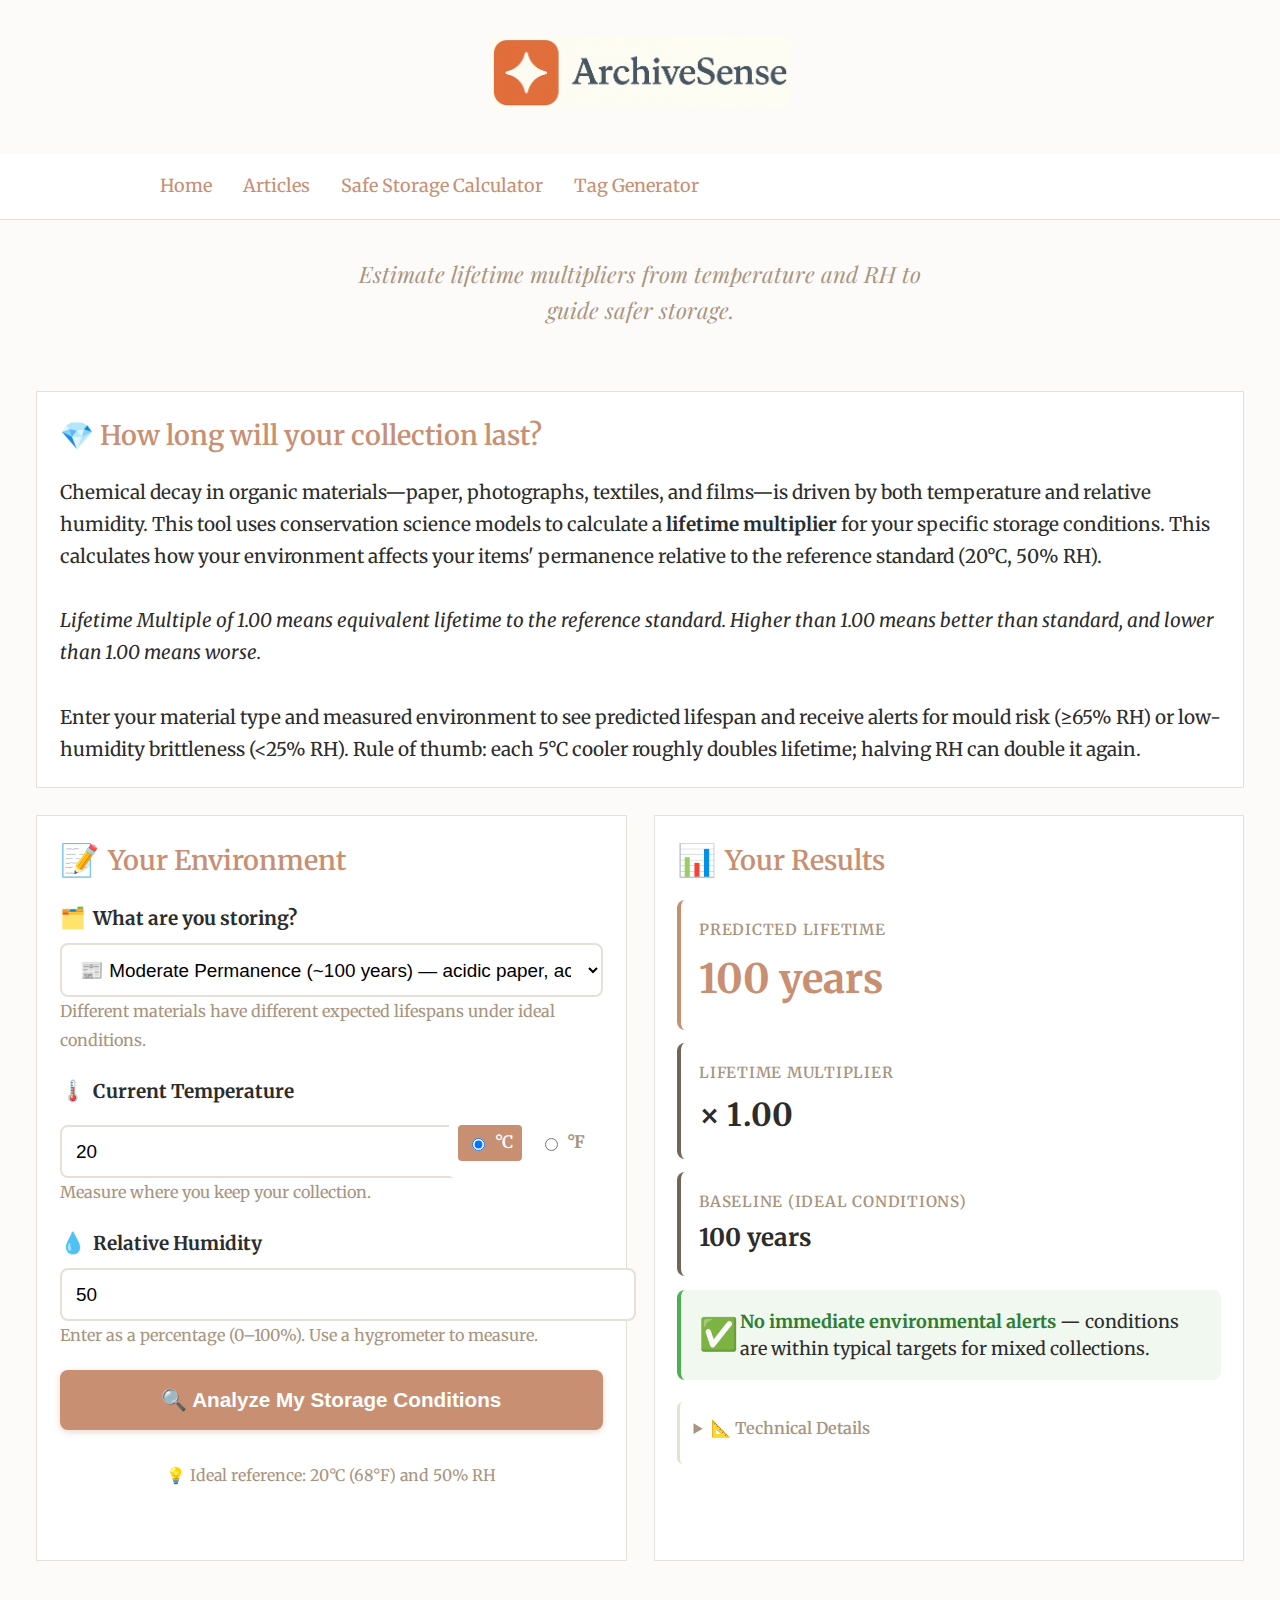
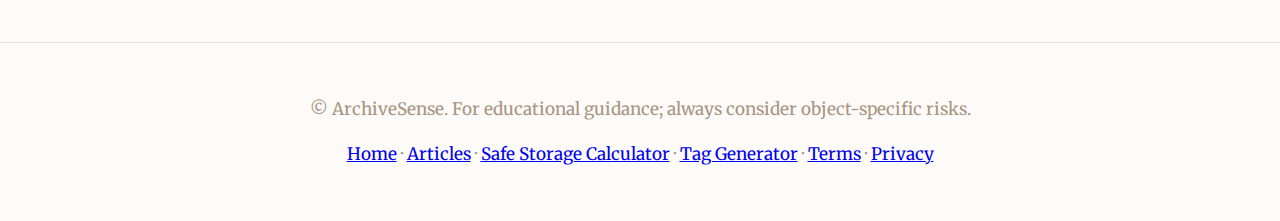
<file: preservation-calculator.html>
<!DOCTYPE html>
<html lang="en">
<head>
  <meta charset="UTF-8" />
  <meta name="viewport" content="width=device-width, initial-scale=1.0" />
  <title>Environmental Preservation Calculator | ArchiveSense</title>
  <meta name="description" content="Estimate preservation lifetime multipliers for collectibles using temperature and relative humidity, based on conservation science models." />

  <!-- Google tag (gtag.js) -->
  <script async src="https://www.googletagmanager.com/gtag/js?id=G-4G8EHH040J"></script>
  <script>
    window.dataLayer = window.dataLayer || [];
    function gtag(){dataLayer.push(arguments);} 
    gtag('js', new Date());
    gtag('config', 'G-4G8EHH040J');
  </script>

  <!-- Microsoft Clarity -->
  <script type="text/javascript">
    (function(c,l,a,r,i,t,y){
        c[a]=c[a]||function(){(c[a].q=c[a].q||[]).push(arguments)};
        t=l.createElement(r);t.async=1;t.src="https://www.clarity.ms/tag/"+i;
        y=l.getElementsByTagName(r)[0];y.parentNode.insertBefore(t,y);
    })(window, document, "clarity", "script", "sw5s6gwxlx");
  </script>

  <link href="https://fonts.googleapis.com/css2?family=Merriweather:wght@400;700&family=Playfair+Display:ital,wght@0,400;0,600;1,400&display=swap" rel="stylesheet">
  <link rel="stylesheet" href="styles.css">
  <style>

    .content { max-width: var(--max-width); margin: 0 auto; padding: 1.5rem 2rem 2.5rem; }

    .intro-card {
      background: #fff;
      border: 2px solid var(--accent-color);
      box-shadow: 0 4px 12px rgba(184, 124, 92, 0.15);
    }
    .intro-card h2 { 
      color: var(--accent-color); 
      font-size: 1.65rem; 
      margin: 0 0 .65rem;
      display: flex;
      align-items: center;
      gap: .5rem;
    }
    .intro-card p { 
      margin: 0; 
      font-size: 1.05rem; 
      line-height: 1.7;
      color: var(--primary-text);
    }

    .calculator {
      display: grid;
      grid-template-columns: 1fr 1fr;
      gap: 1.5rem;
    }

    .card {
      background: var(--card-bg);
      border: 1px solid var(--border-color);
      border-radius: var(--radius);
      box-shadow: var(--shadow);
      padding: 1.25rem;
      position: relative;
    }

    .card h2 { 
      margin: 0 0 1rem; 
      font-size: 1.5rem; 
      color: var(--accent-color); 
      display: flex;
      align-items: center;
      gap: .5rem;
    }
    .card h2::before {
      font-size: 1.75rem;
      line-height: 1;
    }
    .inputs-card h2::before { content: "📝"; }
    .results-card h2::before { content: "📊"; }

    .field { margin: 1.1rem 0; }
    .field label { 
      display: flex;
      align-items: center;
      gap: .4rem;
      margin-bottom: .45rem;
      font-weight: 700;
      font-size: 1.05rem;
    }
    .field label::before {
      font-size: 1.15rem;
    }
    .material-label::before { content: "🗂️"; }
    .temp-label::before { content: "🌡️"; }
    .rh-label::before { content: "💧"; }
    .field small { color: var(--secondary-text); font-size: .9rem; line-height: 1.4; }

    select, input[type="number"] {
      width: 100%;
      padding: .75rem .8rem;
      border: 2px solid var(--border-color);
      border-radius: 8px;
      font-size: 1.05rem;
      background: #fff;
      transition: border-color 0.2s, box-shadow 0.2s;
    }
    select:focus, input[type="number"]:focus {
      outline: none;
      border-color: var(--accent-color);
      box-shadow: 0 0 0 3px rgba(184, 124, 92, 0.1);
    }

    .row { display: grid; grid-template-columns: 1fr auto; gap: .75rem; align-items: end; }
    .units { display: flex; gap: .5rem; background: var(--secondary-bg); padding: .5rem; border-radius: 6px; }
    .units label { 
      display: inline-flex; 
      align-items: center; 
      gap: .35rem; 
      font-size: .95rem; 
      color: var(--secondary-text);
      cursor: pointer;
      padding: .25rem .5rem;
      border-radius: 4px;
      transition: background 0.2s;
    }
    .units label:has(input:checked) {
      background: var(--accent-color);
      color: #fff;
      font-weight: 600;
    }

    button.calculate {
      width: 100%;
      padding: 1rem;
      background: var(--accent-color);
      color: #fff;
      border: none;
      border-radius: 8px;
      cursor: pointer;
      font-size: 1.15rem;
      font-weight: 600;
      transition: transform 0.1s, box-shadow 0.2s;
      box-shadow: 0 2px 6px rgba(184, 124, 92, 0.3);
    }
    button.calculate:hover {
      transform: translateY(-1px);
      box-shadow: 0 4px 10px rgba(184, 124, 92, 0.4);
    }
    button.calculate:active {
      transform: translateY(0);
    }

    .result-box {
      background: var(--secondary-bg);
      border-radius: 8px;
      padding: 1rem;
      margin: .75rem 0;
      border-left: 4px solid var(--accent-color);
    }
    .result-label {
      font-size: .85rem;
      text-transform: uppercase;
      letter-spacing: .05em;
      color: var(--secondary-text);
      margin: 0 0 .25rem;
      font-weight: 600;
    }
    .result-value {
      font-size: 1.75rem;
      font-weight: 700;
      color: var(--primary-text);
      margin: 0;
    }
    .result-value.highlight {
      font-size: 2.25rem;
      color: var(--accent-color);
    }

    .alert, .notice, .ok { 
      padding: 1rem 1rem 1rem 3.25rem;
      border-radius: 8px;
      margin-top: .75rem;
      position: relative;
      font-size: 1rem;
      line-height: 1.5;
    }
    .alert::before, .notice::before, .ok::before {
      position: absolute;
      left: 1rem;
      top: 50%;
      transform: translateY(-50%);
      font-size: 1.75rem;
    }
    .alert { border-left: 4px solid #b85c5c; background: #fff5f5; }
    .alert strong { color: #b85c5c; }
    .alert::before { content: "⚠️"; }
    
    .notice { border-left: 4px solid #e0b65f; background: #fffaf0; }
    .notice strong { color: #a5792a; }
    .notice::before { content: "⚡"; }
    
    .ok { border-left: 4px solid #4caf50; background: #f0f8f0; }
    .ok strong { color: #2e7d32; }
    .ok::before { content: "✅"; }

    .footnote { 
      color: var(--secondary-text); 
      font-size: .88rem; 
      margin-top: 1rem;
      padding: .75rem;
      background: var(--secondary-bg);
      border-radius: 6px;
      text-align: center;
    }

    .formula { 
      margin-top: 1.25rem;
      font-size: .9rem;
      color: var(--secondary-text);
      padding: .75rem;
      background: var(--secondary-bg);
      border-radius: 6px;
      border-left: 3px solid var(--border-color);
    }
    .formula code { background: #f7f3ec; padding: .1rem .25rem; border-radius: 4px; }

    @media (max-width: 820px) {
      .calculator { grid-template-columns: 1fr; }
      .nav .container, .page-header .container, .content { padding: 1rem; }
    }
  </style>
</head>
<body>
  <header>
    <img src="ArchiveSense_logo_text_right.png" alt="ArchiveSense Logo" style="max-width: 300px;">
  </header>

  <nav class="nav">
    <div class="container">
      <a href="/">Home</a>
      <a href="/articles">Articles</a>
      <a href="/preservation-calculator.html">Safe Storage Calculator</a>
      <a href="/tag_generator.html">Tag Generator</a>
    </div>
  </nav>

  <p class="hero-text">Estimate lifetime multipliers from temperature and RH to guide safer storage.</p>

  <main class="content">
    <section class="card intro-card" aria-labelledby="about-h2" style="margin-bottom:1.5rem">
      <h2 id="about-h2">💎 How long will your collection last?</h2>
      <p>
        Chemical decay in organic materials—paper, photographs, textiles, and films—is driven by both temperature and relative humidity.  This tool uses conservation science models to calculate a <strong>lifetime multiplier</strong> for your specific storage conditions.  This calculates how your environment affects your items' permanence relative to the reference standard (20°C, 50% RH).
        <br><br>
        <i>Lifetime Multiple of 1.00 means equivalent lifetime to the reference standard.  Higher than 1.00 means better than standard, and lower than 1.00 means worse.</i>
        <br><br>
        Enter your material type and measured environment to see predicted lifespan and receive alerts for mould risk (≥65% RH) or low-humidity brittleness (<25% RH). Rule of thumb: each 5°C cooler roughly doubles lifetime; halving RH can double it again.
      </p>
    </section>
    <section class="calculator" aria-label="Preservation calculator">
      <div class="card inputs-card" aria-labelledby="inputs-h2">
        <h2 id="inputs-h2">Your Environment</h2>
        <div class="field">
          <label for="material" class="material-label">What are you storing?</label>
          <select id="material" aria-describedby="material-help">
            <option value="high">📜 High Permanence (~1000 years) — rag paper, parchment, linen, wood, leather</option>
            <option value="moderate" selected>📰 Moderate Permanence (~100 years) — acidic paper, acetate film, celluloid</option>
            <option value="low">📼 Low Permanence (~30 years) — magnetic media, PU foams, colour photographs</option>
          </select>
          <small id="material-help">Different materials have different expected lifespans under ideal conditions.</small>
        </div>

        <div class="field">
          <label for="temp" class="temp-label">Current Temperature</label>
          <div class="row">
            <input type="number" id="temp" placeholder="e.g., 20" step="0.1" value="20" aria-describedby="temp-help" />
            <div class="units" role="radiogroup" aria-label="Temperature units">
              <label><input type="radio" name="tempUnit" value="C" checked> °C</label>
              <label><input type="radio" name="tempUnit" value="F"> °F</label>
            </div>
          </div>
          <small id="temp-help">Measure where you keep your collection.</small>
        </div>

        <div class="field">
          <label for="rh" class="rh-label">Relative Humidity</label>
          <input type="number" id="rh" placeholder="e.g., 50" min="0" max="100" step="1" value="50" aria-describedby="rh-help" />
          <small id="rh-help">Enter as a percentage (0–100%). Use a hygrometer to measure.</small>
        </div>

        <div class="field">
          <button class="calculate" id="calculate">🔍 Analyze My Storage Conditions</button>
        </div>
        <p class="footnote">💡 Ideal reference: 20°C (68°F) and 50% RH</p>
      </div>

      <div class="card results-card" aria-labelledby="results-h2">
        <h2 id="results-h2">Your Results</h2>
        
        <div class="result-box">
          <div class="result-label">Predicted Lifetime</div>
          <div class="result-value highlight" id="predicted">100 years</div>
        </div>

        <div class="result-box" style="border-left-color: #6F6558;">
          <div class="result-label">Lifetime Multiplier</div>
          <div class="result-value" id="multiplier">× 1.00</div>
        </div>

        <div class="result-box" style="border-left-color: #6F6558;">
          <div class="result-label">Baseline (Ideal Conditions)</div>
          <div class="result-value" id="benchmark" style="font-size: 1.35rem;">100 years</div>
        </div>

        <div id="alertArea"></div>

        <details class="formula" style="cursor: pointer;">
          <summary style="font-weight: 600; margin-bottom: .5rem;">📐 Technical Details</summary>
          Uses Model #3 (Michalski 2000):
          <br>
          <code>t_LM = 6.17e-19 × exp(100000 / (R × T)) × (1/RH)<sup>1.3</sup></code>
          <br>
          where <code>T</code> is Kelvin, <code>RH</code> is a fraction, and <code>R = 8.314 J/(mol·K)</code>.
          <br><br>
          <strong>Quick tips:</strong> Each 5°C cooler ≈ doubles lifetime; halving RH often doubles lifetime.
        </details>
      </div>
    </section>
  </main>

  <footer class="site-footer" style="text-align:center; padding:2rem; color:var(--secondary-text); border-top:1px solid var(--border-color)">
    <p>© ArchiveSense. For educational guidance; always consider object-specific risks.</p>
    <p><a href="/">Home</a> · <a href="/articles">Articles</a> · <a href="/preservation-calculator.html">Safe Storage Calculator</a> · <a href="/tag_generator.html">Tag Generator</a> · <a href="/terms">Terms</a> · <a href="/privacy">Privacy</a></p>
  </footer>

  <script>
    (function() {
      const R = 8.314; // J/(mol·K)
      const COEFF = 6.17e-19; // Model #3 constant for reference normalization at 20°C, 50% RH

      const materialEl = document.getElementById('material');
      const tempEl = document.getElementById('temp');
      const rhEl = document.getElementById('rh');
      const calcBtn = document.getElementById('calculate');

      const benchmarkEl = document.getElementById('benchmark');
      const multiplierEl = document.getElementById('multiplier');
      const predictedEl = document.getElementById('predicted');
      const alertArea = document.getElementById('alertArea');

      /**
       * Benchmark lifetimes (years) by material permanence category
       */
      const BENCHMARKS = {
        high: 1000,
        moderate: 100,
        low: 30
      };

      function getSelectedUnit() {
        const radios = document.querySelectorAll('input[name="tempUnit"]');
        for (const r of radios) { if (r.checked) return r.value; }
        return 'C';
      }

      function celsiusToKelvin(c) { return c + 273.15; }
      function fahrenheitToKelvin(f) { return (f - 32) * (5/9) + 273.15; }

      function formatYears(years) {
        if (!isFinite(years) || years < 0) return '—';
        if (years >= 10000) return years.toLocaleString(undefined, { maximumFractionDigits: 0 }) + ' years';
        if (years >= 100) return years.toLocaleString(undefined, { maximumFractionDigits: 0 }) + ' years';
        if (years >= 10) return years.toLocaleString(undefined, { maximumFractionDigits: 1 }) + ' years';
        if (years >= 1) return years.toLocaleString(undefined, { maximumFractionDigits: 2 }) + ' years';
        const months = years * 12;
        if (months >= 1) return months.toLocaleString(undefined, { maximumFractionDigits: 1 }) + ' months';
        const days = years * 365.25;
        return days.toLocaleString(undefined, { maximumFractionDigits: 0 }) + ' days';
      }

      function renderAlert(rhPercent) {
        alertArea.innerHTML = '';
        let el;
        if (rhPercent >= 65) {
          el = document.createElement('div');
          el.className = 'alert';
          el.innerHTML = '<strong>WARNING: High mould risk</strong> — sustained RH ≥ 65% supports mould growth; reduce RH promptly.';
        } else if (rhPercent >= 60) {
          el = document.createElement('div');
          el.className = 'notice';
          el.innerHTML = '<strong>Caution:</strong> RH > 60% increases risks (blocking in photographs, corrosion, mould potential).';
        } else if (rhPercent < 25) {
          el = document.createElement('div');
          el.className = 'notice';
          el.innerHTML = '<strong>Caution: Low RH</strong> — < 25% can embrittle hygroscopic materials (paper, textiles) and increase handling damage.';
        } else {
          el = document.createElement('div');
          el.className = 'ok';
          el.innerHTML = '<strong>No immediate environmental alerts</strong> — conditions are within typical targets for mixed collections.';
        }
        alertArea.appendChild(el);
      }

      function calculate() {
        const category = materialEl.value;
        const benchmarkYears = BENCHMARKS[category] || 100;
        const tempValue = parseFloat(tempEl.value);
        const rhPercent = parseFloat(rhEl.value);
        const unit = getSelectedUnit();

        if (!isFinite(tempValue)) { alert('Please enter a valid temperature.'); return; }
        if (!isFinite(rhPercent) || rhPercent < 0 || rhPercent > 100) { alert('RH must be between 0 and 100%.'); return; }

        const T = unit === 'C' ? celsiusToKelvin(tempValue) : fahrenheitToKelvin(tempValue);
        const RH = Math.max(0.0001, Math.min(1, rhPercent / 100));

        // Model #3 lifetime multiplier
        const tLM = COEFF * Math.exp(100000 / (R * T)) * Math.pow(1 / RH, 1.3);

        const predictedYears = benchmarkYears * tLM;

        benchmarkEl.textContent = benchmarkYears.toLocaleString(undefined, { maximumFractionDigits: 0 }) + ' years';
        multiplierEl.textContent = '× ' + (isFinite(tLM) ? tLM.toFixed(2) : '—');
        predictedEl.textContent = formatYears(predictedYears);

        renderAlert(rhPercent);
      }

      calcBtn.addEventListener('click', calculate);
      // Initialize
      calculate();
    })();
  </script>
</body>
</html>
</file>
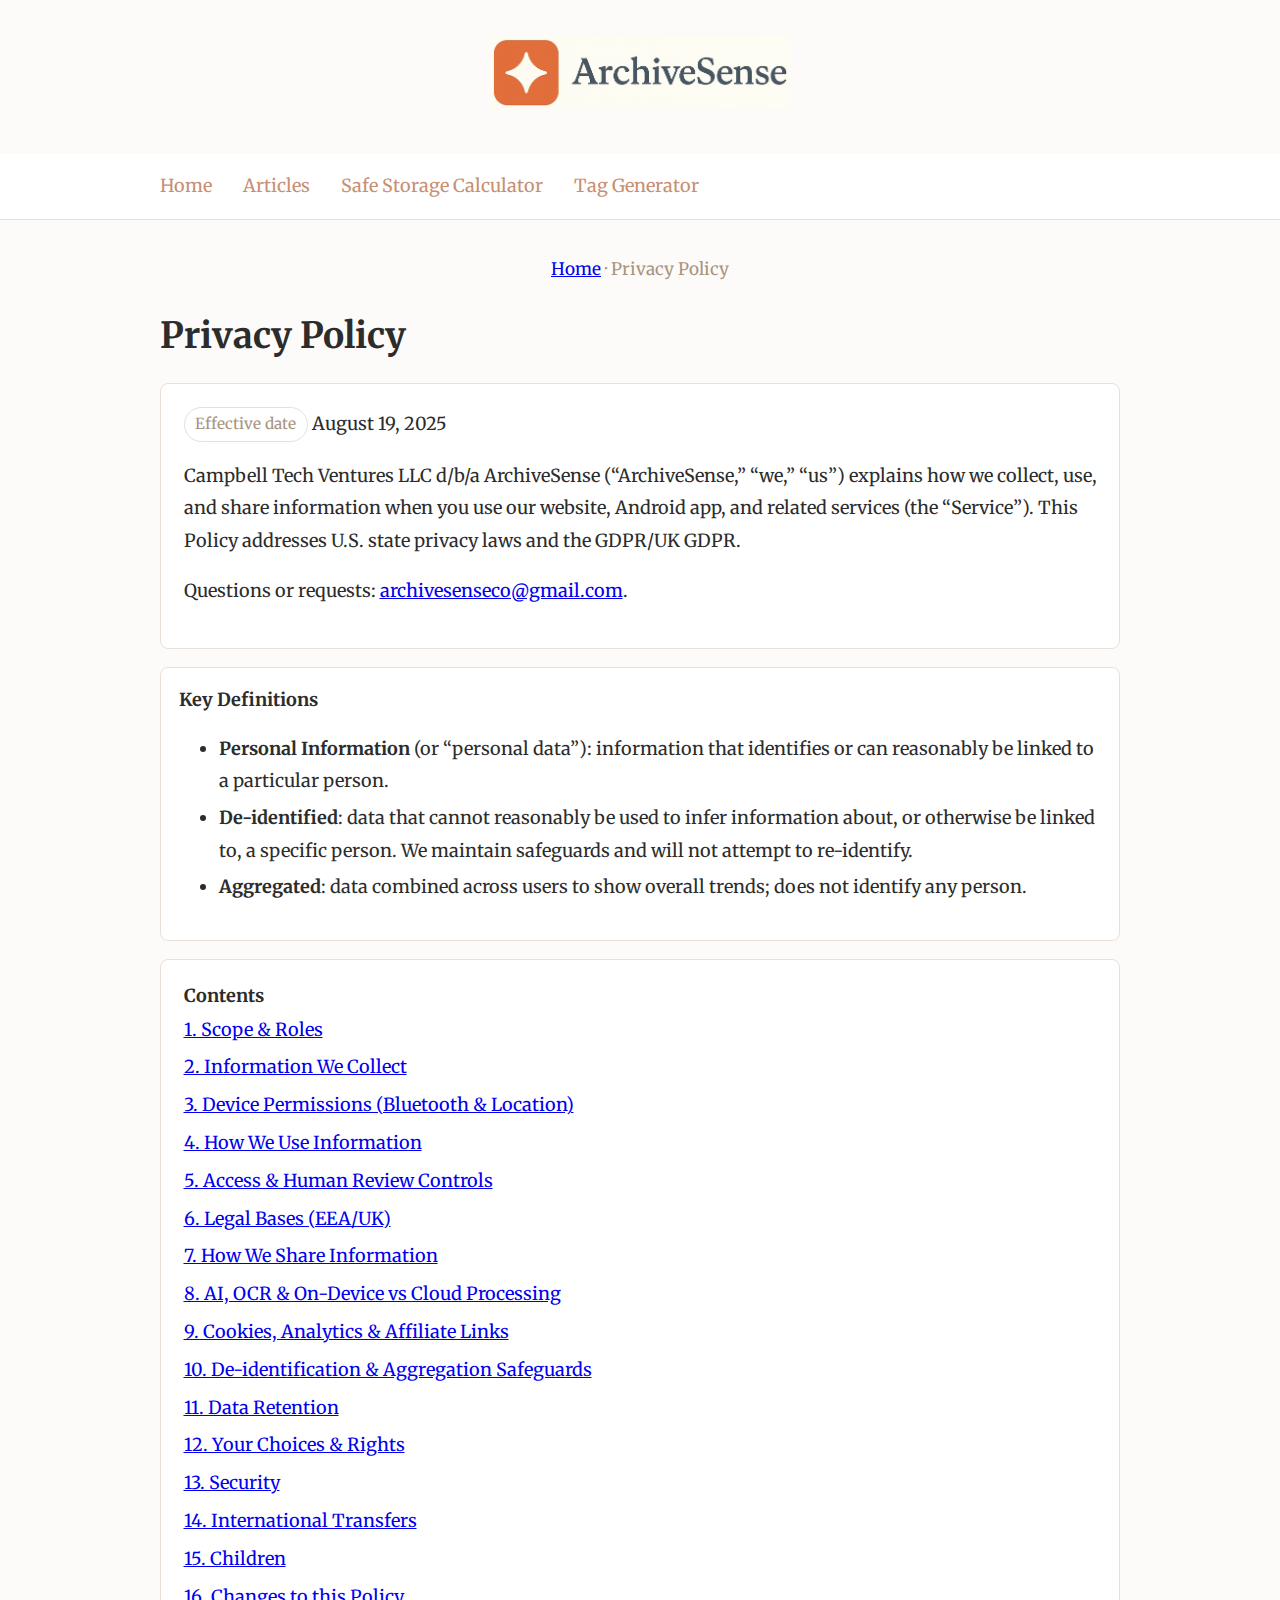
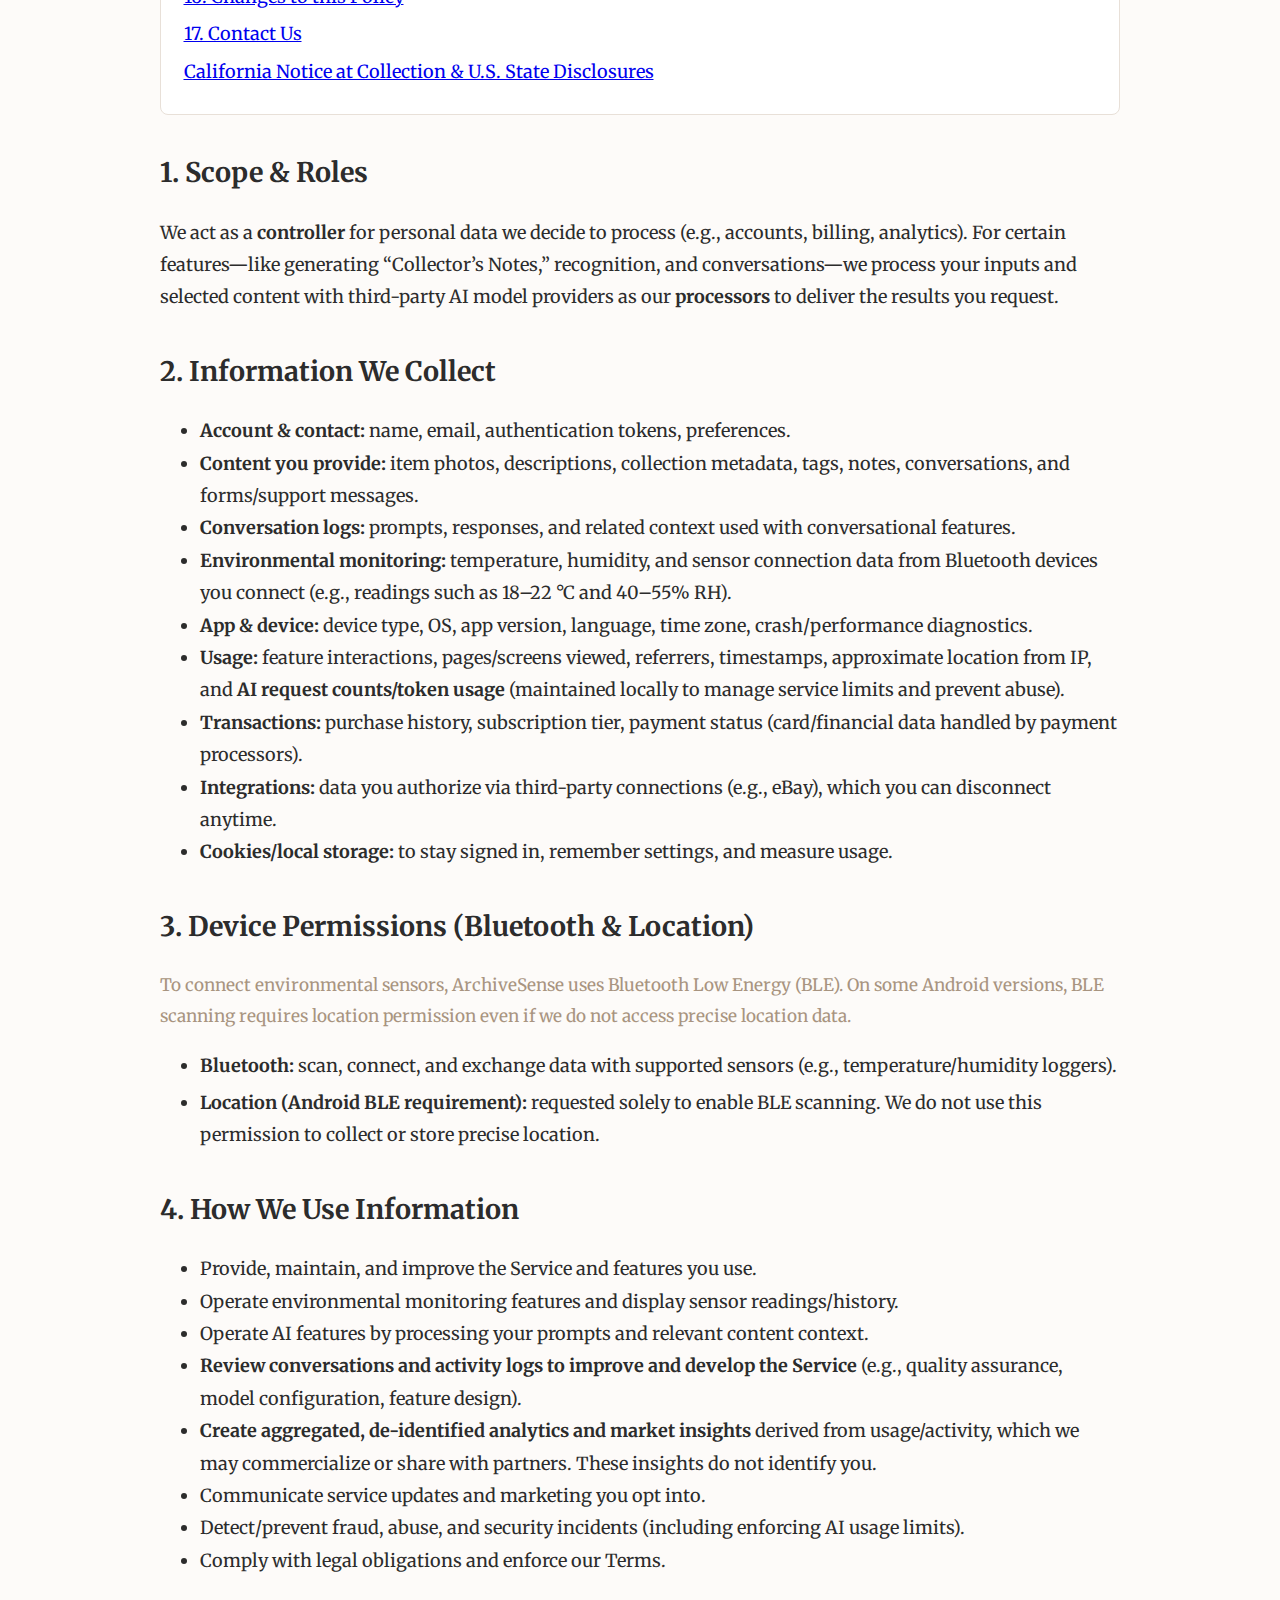
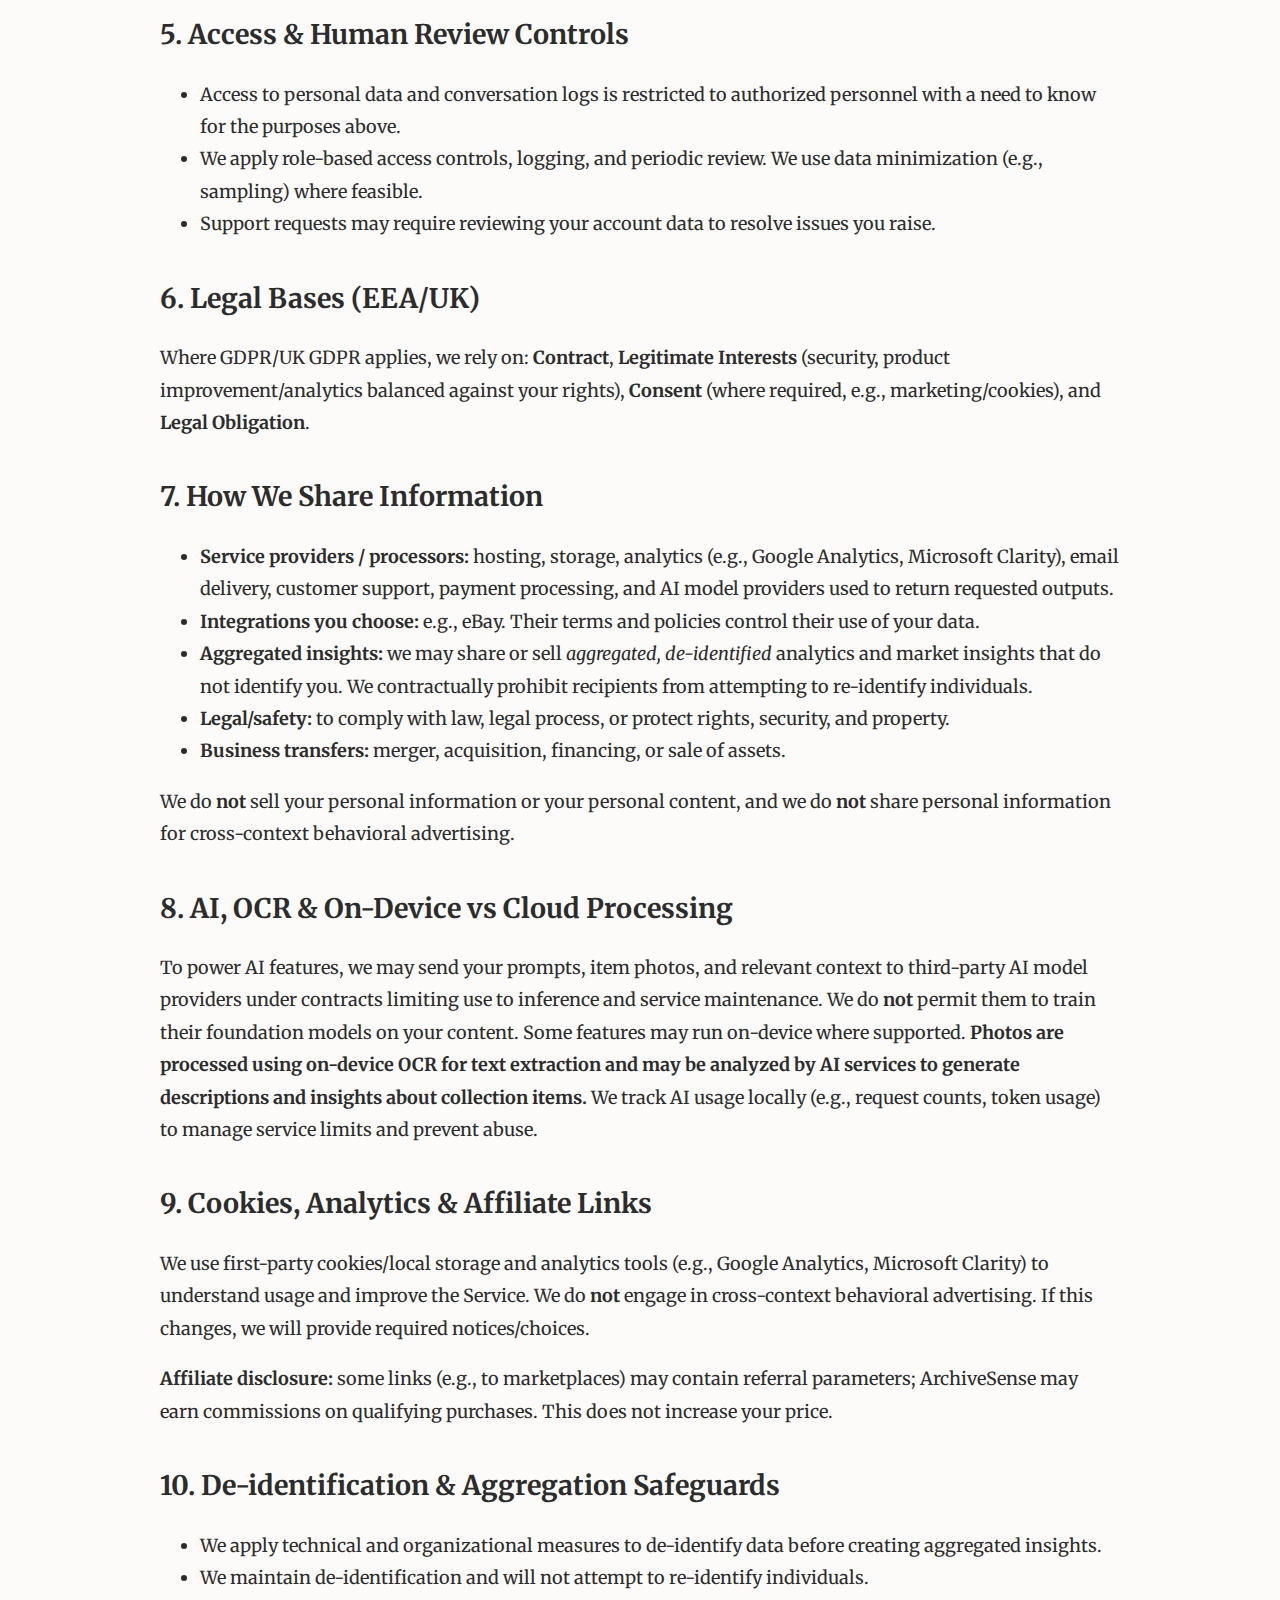
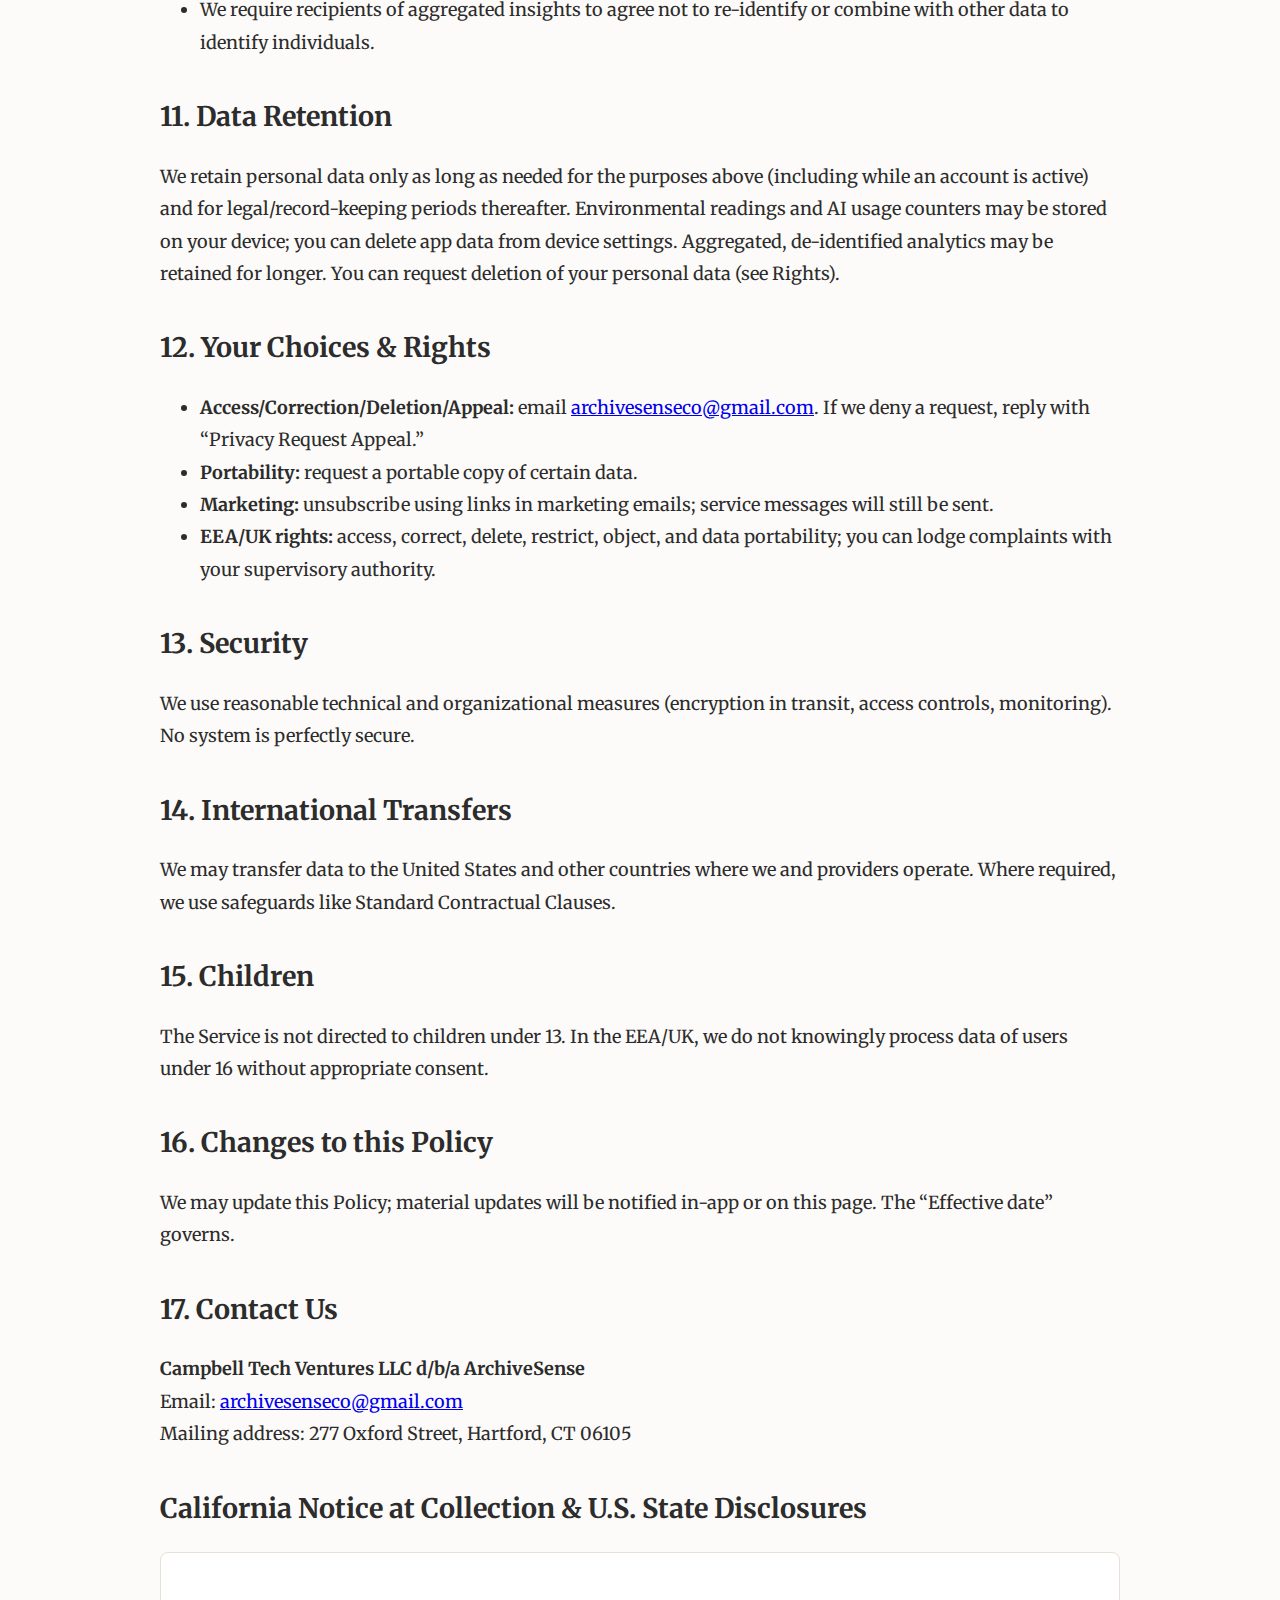
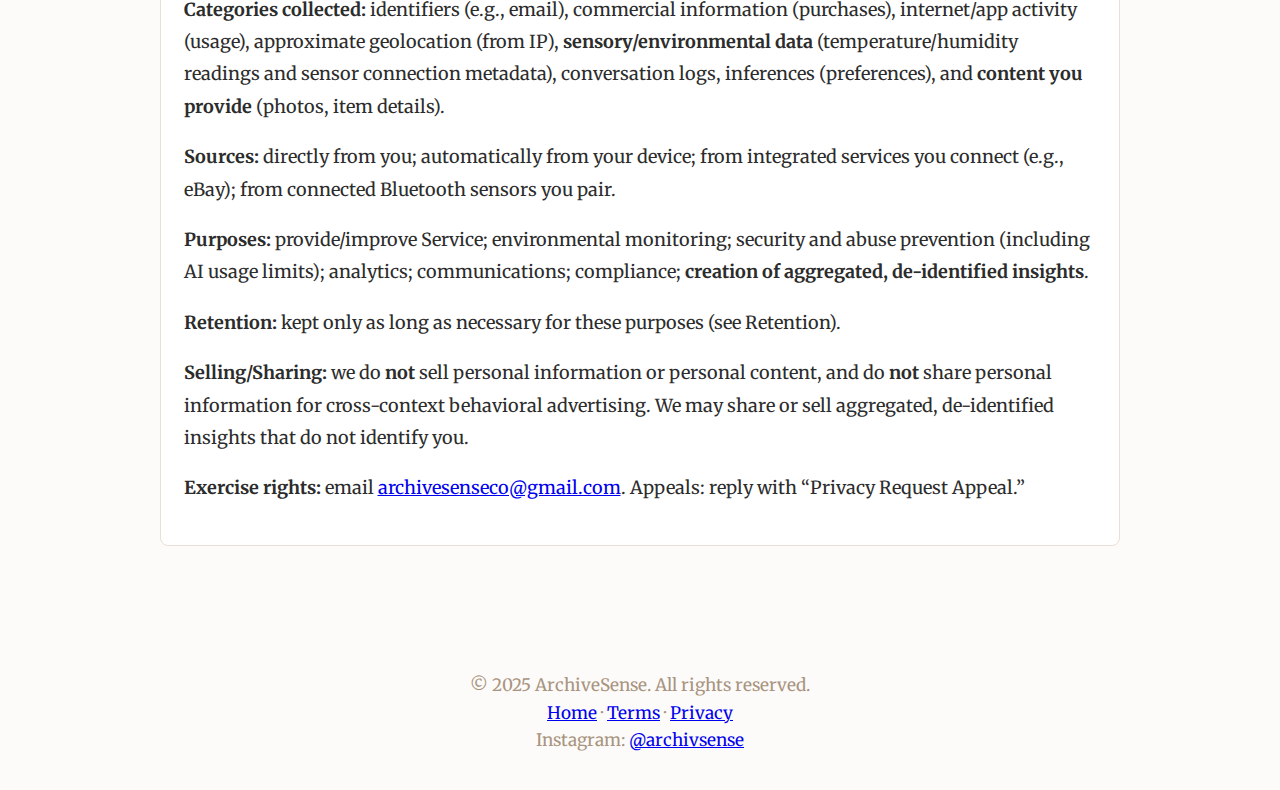
<file: privacy.html>
<!DOCTYPE html>
<html lang="en">
<head>
  <meta charset="UTF-8" />
  <meta name="viewport" content="width=device-width, initial-scale=1.0"/>
  <title>Privacy Policy | ArchiveSense</title>

  <!-- Analytics (match index.html) -->
  <script async src="https://www.googletagmanager.com/gtag/js?id=G-4G8EHH040J"></script>
  <script>
    window.dataLayer = window.dataLayer || [];
    function gtag(){dataLayer.push(arguments);}
    gtag('js', new Date());
    gtag('config', 'G-4G8EHH040J');
  </script>

  <!-- Microsoft Clarity (match index.html) -->
  <script type="text/javascript">
    (function(c,l,a,r,i,t,y){
      c[a]=c[a]||function(){(c[a].q=c[a].q||[]).push(arguments)}
      t=l.createElement(r);t.async=1;t.src="https://www.clarity.ms/tag/"+i;
      y=l.getElementsByTagName(r)[0];y.parentNode.insertBefore(t,y);
    })(window, document, "clarity", "script", "sw5s6gwxlx");
  </script>

  <link href="https://fonts.googleapis.com/css2?family=Merriweather:wght@400;700&family=Playfair+Display:ital,wght@0,400;0,600;1,400&display=swap" rel="stylesheet">
  <link rel="stylesheet" href="styles.css">
  <style>
    html { scroll-behavior: smooth; }
    .container { max-width: 960px; margin: 0 auto; padding: 2rem; }
    h1 { font-size: 2rem; margin-bottom: 0.5rem; }
    h2 { margin-top: 2rem; }
    p, li { line-height: 1.8; }
    .card { background: var(--secondary-bg); border: 1px solid var(--border-color); border-radius: 8px; padding: 1.25rem; margin: 1rem 0; }
    .breadcrumbs { text-align: center; font-size: .95rem; color: var(--secondary-text); }
    .toc a { display: block; padding: .25rem 0; }
    .badge { display: inline-block; background: #fff; border: 1px solid var(--border-color); border-radius: 999px; padding: .25rem .6rem; font-size: .85rem; color: var(--secondary-text); }
    .note { font-size: .95rem; color: var(--secondary-text); }
    .kicker { display:inline-block; margin-bottom:.25rem; font-size:.9rem; color: var(--secondary-text); }
    .list-tight li { margin-bottom:.25rem; }
    .callout { background:#fff; border:1px solid var(--border-color); border-radius:8px; padding:1rem; }
  </style>
</head>
<body>
  <header>
    <img src="ArchiveSense_logo_text_right.png" alt="ArchiveSense Logo" style="max-width: 300px;">
  </header>

  <nav class="nav">
    <div class="container">
      <a href="/">Home</a>
      <a href="/articles">Articles</a>
      <a href="/preservation-calculator.html">Safe Storage Calculator</a>
      <a href="/tag_generator.html">Tag Generator</a>
    </div>
  </nav>

  <div class="container">
    <div class="breadcrumbs"><a href="/">Home</a> · Privacy Policy</div>
    <h1>Privacy Policy</h1>
    <div class="card">
      <div><span class="badge">Effective date</span> August 19, 2025</div>
      <p>Campbell Tech Ventures LLC d/b/a ArchiveSense (“ArchiveSense,” “we,” “us”) explains how we collect, use, and share information when you use our website, Android app, and related services (the “Service”). This Policy addresses U.S. state privacy laws and the GDPR/UK GDPR.</p>
      <p>Questions or requests: <a href="mailto:archivesenseco@gmail.com">archivesenseco@gmail.com</a>.</p>
    </div>

    <div class="card callout">
      <strong>Key Definitions</strong>
      <ul class="list-tight">
        <li><strong>Personal Information</strong> (or “personal data”): information that identifies or can reasonably be linked to a particular person.</li>
        <li><strong>De-identified</strong>: data that cannot reasonably be used to infer information about, or otherwise be linked to, a specific person. We maintain safeguards and will not attempt to re-identify.</li>
        <li><strong>Aggregated</strong>: data combined across users to show overall trends; does not identify any person.</li>
      </ul>
    </div>

    <div class="card toc">
      <strong>Contents</strong>
      <a href="#scope-roles">1. Scope & Roles</a>
      <a href="#what-we-collect">2. Information We Collect</a>
      <a href="#permissions">3. Device Permissions (Bluetooth & Location)</a>
      <a href="#how-we-use">4. How We Use Information</a>
      <a href="#human-review">5. Access & Human Review Controls</a>
      <a href="#legal-bases">6. Legal Bases (EEA/UK)</a>
      <a href="#sharing">7. How We Share Information</a>
      <a href="#ai">8. AI, OCR & On-Device vs Cloud Processing</a>
      <a href="#cookies">9. Cookies, Analytics & Affiliate Links</a>
      <a href="#deid">10. De-identification & Aggregation Safeguards</a>
      <a href="#retention">11. Data Retention</a>
      <a href="#your-rights">12. Your Choices & Rights</a>
      <a href="#security">13. Security</a>
      <a href="#transfers">14. International Transfers</a>
      <a href="#children">15. Children</a>
      <a href="#changes">16. Changes to this Policy</a>
      <a href="#contact">17. Contact Us</a>
      <a href="#state-notice">California Notice at Collection & U.S. State Disclosures</a>
    </div>

    <h2 id="scope-roles">1. Scope & Roles</h2>
    <p>We act as a <strong>controller</strong> for personal data we decide to process (e.g., accounts, billing, analytics). For certain features—like generating “Collector’s Notes,” recognition, and conversations—we process your inputs and selected content with third-party AI model providers as our <strong>processors</strong> to deliver the results you request.</p>

    <h2 id="what-we-collect">2. Information We Collect</h2>
    <ul>
      <li><strong>Account & contact:</strong> name, email, authentication tokens, preferences.</li>
      <li><strong>Content you provide:</strong> item photos, descriptions, collection metadata, tags, notes, conversations, and forms/support messages.</li>
      <li><strong>Conversation logs:</strong> prompts, responses, and related context used with conversational features.</li>
      <li><strong>Environmental monitoring:</strong> temperature, humidity, and sensor connection data from Bluetooth devices you connect (e.g., readings such as 18–22&nbsp;°C and 40–55% RH).</li>
      <li><strong>App & device:</strong> device type, OS, app version, language, time zone, crash/performance diagnostics.</li>
      <li><strong>Usage:</strong> feature interactions, pages/screens viewed, referrers, timestamps, approximate location from IP, and <strong>AI request counts/token usage</strong> (maintained locally to manage service limits and prevent abuse).</li>
      <li><strong>Transactions:</strong> purchase history, subscription tier, payment status (card/financial data handled by payment processors).</li>
      <li><strong>Integrations:</strong> data you authorize via third-party connections (e.g., eBay), which you can disconnect anytime.</li>
      <li><strong>Cookies/local storage:</strong> to stay signed in, remember settings, and measure usage.</li>
    </ul>

    <h2 id="permissions">3. Device Permissions (Bluetooth & Location)</h2>
    <p class="note">To connect environmental sensors, ArchiveSense uses Bluetooth Low Energy (BLE). On some Android versions, BLE scanning requires location permission even if we do not access precise location data.</p>
    <ul class="list-tight">
      <li><strong>Bluetooth:</strong> scan, connect, and exchange data with supported sensors (e.g., temperature/humidity loggers).</li>
      <li><strong>Location (Android BLE requirement):</strong> requested solely to enable BLE scanning. We do not use this permission to collect or store precise location.</li>
    </ul>

    <h2 id="how-we-use">4. How We Use Information</h2>
    <ul>
      <li>Provide, maintain, and improve the Service and features you use.</li>
      <li>Operate environmental monitoring features and display sensor readings/history.</li>
      <li>Operate AI features by processing your prompts and relevant content context.</li>
      <li><strong>Review conversations and activity logs to improve and develop the Service</strong> (e.g., quality assurance, model configuration, feature design).</li>
      <li><strong>Create aggregated, de-identified analytics and market insights</strong> derived from usage/activity, which we may commercialize or share with partners. These insights do not identify you.</li>
      <li>Communicate service updates and marketing you opt into.</li>
      <li>Detect/prevent fraud, abuse, and security incidents (including enforcing AI usage limits).</li>
      <li>Comply with legal obligations and enforce our Terms.</li>
    </ul>

    <h2 id="human-review">5. Access & Human Review Controls</h2>
    <ul>
      <li>Access to personal data and conversation logs is restricted to authorized personnel with a need to know for the purposes above.</li>
      <li>We apply role-based access controls, logging, and periodic review. We use data minimization (e.g., sampling) where feasible.</li>
      <li>Support requests may require reviewing your account data to resolve issues you raise.</li>
    </ul>

    <h2 id="legal-bases">6. Legal Bases (EEA/UK)</h2>
    <p>Where GDPR/UK GDPR applies, we rely on: <strong>Contract</strong>, <strong>Legitimate Interests</strong> (security, product improvement/analytics balanced against your rights), <strong>Consent</strong> (where required, e.g., marketing/cookies), and <strong>Legal Obligation</strong>.</p>

    <h2 id="sharing">7. How We Share Information</h2>
    <ul>
      <li><strong>Service providers / processors:</strong> hosting, storage, analytics (e.g., Google Analytics, Microsoft Clarity), email delivery, customer support, payment processing, and AI model providers used to return requested outputs.</li>
      <li><strong>Integrations you choose:</strong> e.g., eBay. Their terms and policies control their use of your data.</li>
      <li><strong>Aggregated insights:</strong> we may share or sell <em>aggregated, de-identified</em> analytics and market insights that do not identify you. We contractually prohibit recipients from attempting to re-identify individuals.</li>
      <li><strong>Legal/safety:</strong> to comply with law, legal process, or protect rights, security, and property.</li>
      <li><strong>Business transfers:</strong> merger, acquisition, financing, or sale of assets.</li>
    </ul>
    <p>We do <strong>not</strong> sell your personal information or your personal content, and we do <strong>not</strong> share personal information for cross-context behavioral advertising.</p>

    <h2 id="ai">8. AI, OCR & On-Device vs Cloud Processing</h2>
    <p>To power AI features, we may send your prompts, item photos, and relevant context to third-party AI model providers under contracts limiting use to inference and service maintenance. We do <strong>not</strong> permit them to train their foundation models on your content. Some features may run on-device where supported. <strong>Photos are processed using on-device OCR for text extraction and may be analyzed by AI services to generate descriptions and insights about collection items.</strong> We track AI usage locally (e.g., request counts, token usage) to manage service limits and prevent abuse.</p>

    <h2 id="cookies">9. Cookies, Analytics & Affiliate Links</h2>
    <p>We use first-party cookies/local storage and analytics tools (e.g., Google Analytics, Microsoft Clarity) to understand usage and improve the Service. We do <strong>not</strong> engage in cross-context behavioral advertising. If this changes, we will provide required notices/choices.</p>
    <p><strong>Affiliate disclosure:</strong> some links (e.g., to marketplaces) may contain referral parameters; ArchiveSense may earn commissions on qualifying purchases. This does not increase your price.</p>

    <h2 id="deid">10. De-identification & Aggregation Safeguards</h2>
    <ul>
      <li>We apply technical and organizational measures to de-identify data before creating aggregated insights.</li>
      <li>We maintain de-identification and will not attempt to re-identify individuals.</li>
      <li>We require recipients of aggregated insights to agree not to re-identify or combine with other data to identify individuals.</li>
    </ul>

    <h2 id="retention">11. Data Retention</h2>
    <p>We retain personal data only as long as needed for the purposes above (including while an account is active) and for legal/record-keeping periods thereafter. Environmental readings and AI usage counters may be stored on your device; you can delete app data from device settings. Aggregated, de-identified analytics may be retained for longer. You can request deletion of your personal data (see Rights).</p>

    <h2 id="your-rights">12. Your Choices & Rights</h2>
    <ul>
      <li><strong>Access/Correction/Deletion/Appeal:</strong> email <a href="mailto:archivesenseco@gmail.com">archivesenseco@gmail.com</a>. If we deny a request, reply with “Privacy Request Appeal.”</li>
      <li><strong>Portability:</strong> request a portable copy of certain data.</li>
      <li><strong>Marketing:</strong> unsubscribe using links in marketing emails; service messages will still be sent.</li>
      <li><strong>EEA/UK rights:</strong> access, correct, delete, restrict, object, and data portability; you can lodge complaints with your supervisory authority.</li>
    </ul>

    <h2 id="security">13. Security</h2>
    <p>We use reasonable technical and organizational measures (encryption in transit, access controls, monitoring). No system is perfectly secure.</p>

    <h2 id="transfers">14. International Transfers</h2>
    <p>We may transfer data to the United States and other countries where we and providers operate. Where required, we use safeguards like Standard Contractual Clauses.</p>

    <h2 id="children">15. Children</h2>
    <p>The Service is not directed to children under 13. In the EEA/UK, we do not knowingly process data of users under 16 without appropriate consent.</p>

    <h2 id="changes">16. Changes to this Policy</h2>
    <p>We may update this Policy; material updates will be notified in-app or on this page. The “Effective date” governs.</p>

    <h2 id="contact">17. Contact Us</h2>
    <p><strong>Campbell Tech Ventures LLC d/b/a ArchiveSense</strong><br>
       Email: <a href="mailto:archivesenseco@gmail.com">archivesenseco@gmail.com</a><br>
       Mailing address: 277 Oxford Street, Hartford, CT 06105</p>

    <h2 id="state-notice">California Notice at Collection & U.S. State Disclosures</h2>
    <div class="card">
      <p><strong>Categories collected:</strong> identifiers (e.g., email), commercial information (purchases), internet/app activity (usage), approximate geolocation (from IP), <strong>sensory/environmental data</strong> (temperature/humidity readings and sensor connection metadata), conversation logs, inferences (preferences), and <strong>content you provide</strong> (photos, item details).</p>
      <p><strong>Sources:</strong> directly from you; automatically from your device; from integrated services you connect (e.g., eBay); from connected Bluetooth sensors you pair.</p>
      <p><strong>Purposes:</strong> provide/improve Service; environmental monitoring; security and abuse prevention (including AI usage limits); analytics; communications; compliance; <strong>creation of aggregated, de-identified insights</strong>.</p>
      <p><strong>Retention:</strong> kept only as long as necessary for these purposes (see Retention).</p>
      <p><strong>Selling/Sharing:</strong> we do <strong>not</strong> sell personal information or personal content, and do <strong>not</strong> share personal information for cross-context behavioral advertising. We may share or sell aggregated, de-identified insights that do not identify you.</p>
      <p><strong>Exercise rights:</strong> email <a href="mailto:archivesenseco@gmail.com">archivesenseco@gmail.com</a>. Appeals: reply with “Privacy Request Appeal.”</p>
    </div>
  </div>

  <footer>
    &copy; 2025 ArchiveSense. All rights reserved.<br>
    <a href="/">Home</a> · <a href="/terms">Terms</a> · <a href="/privacy">Privacy</a><br>
    Instagram: <a href="https://instagram.com/archivsense" target="_blank">@archivsense</a>
  </footer>
</body>
</html>
</file>
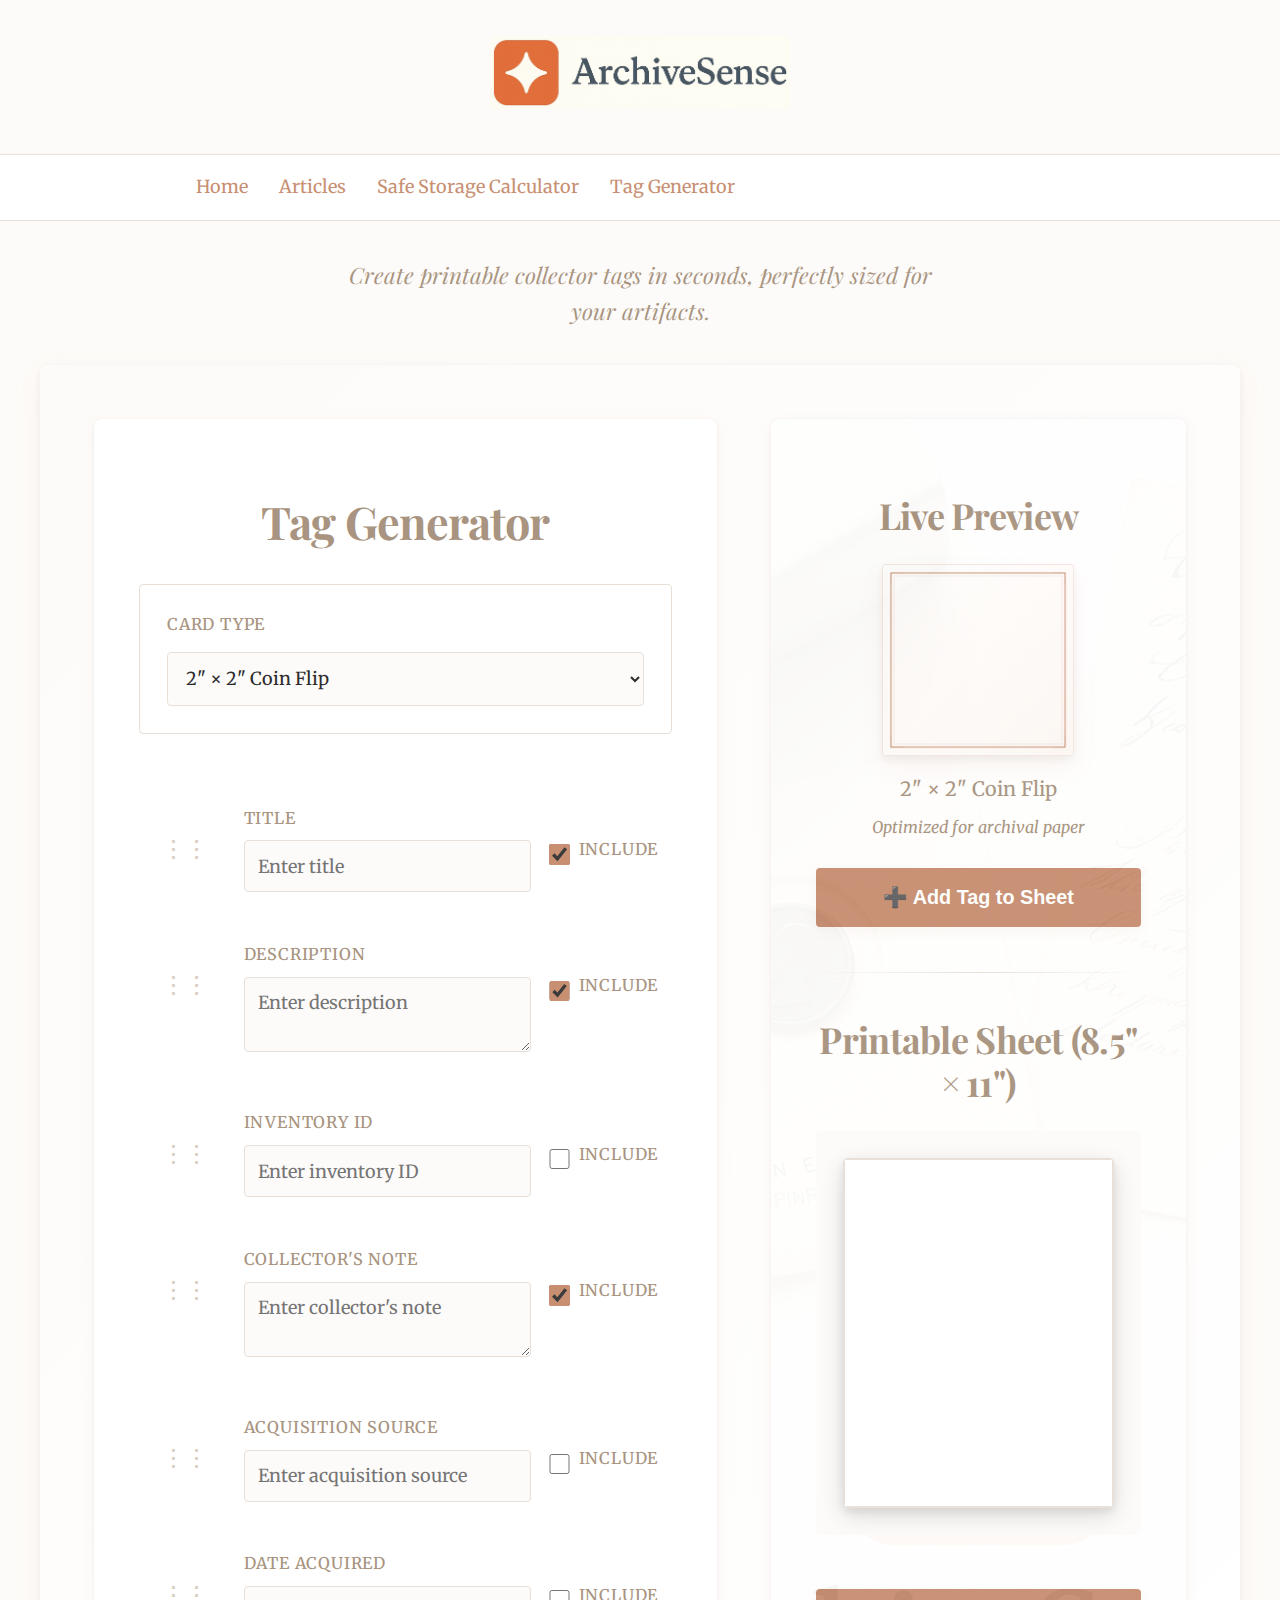
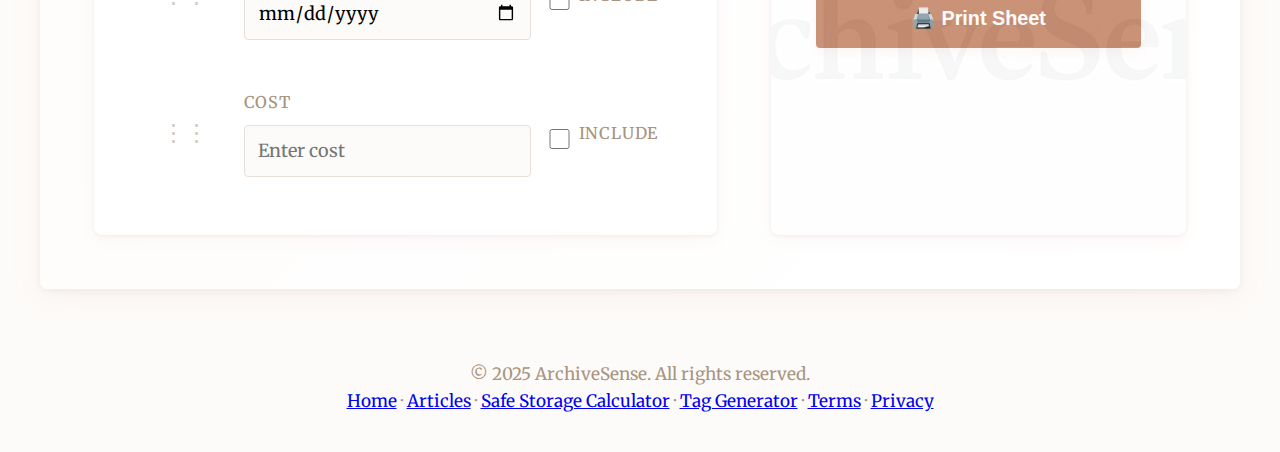
<file: tag_generator.html>
<!DOCTYPE html>
<html lang="en">
<head>
  <meta charset="UTF-8" />
  <meta name="viewport" content="width=device-width, initial-scale=1.0" />
  <title>Tag Generator | ArchiveSense</title>
  
  <!-- Google tag (gtag.js) -->
  <script async src="https://www.googletagmanager.com/gtag/js?id=G-4G8EHH040J"></script>
  <script>
    window.dataLayer = window.dataLayer || [];
    function gtag(){dataLayer.push(arguments);}
    gtag('js', new Date());

    gtag('config', 'G-4G8EHH040J');
  </script>
  
  <!-- Microsoft Clarity -->
  <script type="text/javascript">
    (function(c,l,a,r,i,t,y){
        c[a]=c[a]||function(){(c[a].q=c[a].q||[]).push(arguments)};
        t=l.createElement(r);t.async=1;t.src="https://www.clarity.ms/tag/"+i;
        y=l.getElementsByTagName(r)[0];y.parentNode.insertBefore(t,y);
    })(window, document, "clarity", "script", "sw5s6gwxlx");
  </script>
  <link href="https://fonts.googleapis.com/css2?family=Merriweather:wght@400;700&family=Playfair+Display:ital,wght@0,400;0,600;1,400&display=swap" rel="stylesheet">
  <link rel="stylesheet" href="styles.css">
  <style>
    :root {
      --display-font: 'Playfair Display', serif;
      --spacing-unit: 1rem;
      --accent-light: rgba(200, 143, 115, 0.08);
      --paper-color: #fffcfa;
    }

    * {
      box-sizing: border-box;
    }

    header {
      border-bottom: 1px solid var(--border-color);
    }

    .main-container {
      display: grid;
      grid-template-columns: 1.2fr 0.8fr;
      gap: calc(var(--spacing-unit) * 3);
      background: linear-gradient(135deg, var(--primary-bg), var(--secondary-bg));
      padding: calc(var(--spacing-unit) * 3);
      border-radius: var(--border-radius);
      box-shadow: 
        0 8px 32px var(--shadow-color),
        0 2px 8px rgba(0,0,0,0.05);
      max-width: 1200px;
      margin: 2rem auto;
    }

    .form-section {
      background: var(--secondary-bg);
      padding: calc(var(--spacing-unit) * 2.5);
      border-radius: var(--border-radius);
      box-shadow: 
        0 4px 16px var(--shadow-color),
        0 1px 4px rgba(0,0,0,0.05);
    }

    .preview-section {
      background: var(--secondary-bg);
      padding: calc(var(--spacing-unit) * 2.5);
      border-radius: var(--border-radius);
      box-shadow: 
        0 4px 16px var(--shadow-color),
        0 1px 4px rgba(0,0,0,0.05);
      position: relative;
      overflow: hidden;
    }

    .card-type-selector {
      margin-bottom: 2rem;
      padding: 1.5rem;
      background: var(--secondary-bg);
      border-radius: calc(var(--border-radius) / 2);
      border: 1px solid var(--border-color);
    }

    .card-type-selector label {
      display: block;
      margin-bottom: 0.75rem;
      font-size: 0.9rem;
      text-transform: uppercase;
      letter-spacing: 0.05em;
      color: var(--secondary-text);
    }

    .card-type-selector select {
      width: 100%;
      padding: 0.75rem;
      font-size: 1rem;
      border: 1px solid var(--border-color);
      border-radius: calc(var(--border-radius) / 2);
      background: var(--primary-bg);
      color: var(--primary-text);
      cursor: pointer;
      transition: all 0.2s;
      font-family: var(--primary-font);
    }

    .card-type-selector select:hover {
      border-color: var(--accent-color);
      background: var(--accent-light);
    }

    .card-type-selector select:focus {
      outline: none;
      border-color: var(--accent-color);
      box-shadow: 0 0 0 3px var(--accent-light);
    }

    .preview-section::before {
      content: '';
      position: absolute;
      top: 0;
      left: 0;
      right: 0;
      bottom: 0;
      background: url('Collection_Items.png') center/cover;
      opacity: 0.04;
      pointer-events: none;
    }

    h1, h2 {
      font-family: var(--display-font);
      text-align: center;
      color: var(--secondary-text);
      font-size: 2.5rem;
      margin-bottom: calc(var(--spacing-unit) * 2);
      letter-spacing: -0.02em;
      line-height: 1.2;
    }

    h2 {
      font-size: 2rem;
      margin-bottom: calc(var(--spacing-unit) * 1.5);
    }

    form {
      display: flex;
      flex-direction: column;
      gap: calc(var(--spacing-unit) * 1.25);
    }

    .form-group {
      display: flex;
      align-items: flex-start;
      gap: var(--spacing-unit);
      padding: calc(var(--spacing-unit) * 0.75);
      border-radius: calc(var(--border-radius) / 2);
      transition: all 0.2s;
      cursor: move;
    }

    .drag-handle {
      color: var(--secondary-text);
      cursor: move;
      opacity: 0.5;
      transition: opacity 0.2s;
      user-select: none;
      font-size: 1.25rem;
      line-height: 1;
      padding-top: 1.75rem;
    }

    .form-group:hover {
      background: var(--accent-light);
    }

    .form-group.dragging {
      opacity: 0.5;
      background: var(--accent-light);
    }

    .drag-handle {
      color: var(--secondary-text);
      opacity: 0.5;
      user-select: none;
      cursor: grab;
      padding: 1.75rem 0.5rem;
      margin-right: 0.5rem;
      transition: opacity 0.2s;
    }

    .form-group:hover .drag-handle {
      opacity: 1;
    }

    .field-wrapper {
      flex: 1;
    }

    label {
      display: block;
      font-weight: 500;
      color: var(--secondary-text);
      font-size: 0.9rem;
      text-transform: uppercase;
      letter-spacing: 0.05em;
      margin-bottom: 0.5rem;
    }

    input, textarea {
      font-size: 1rem;
      padding: 0.75rem;
      border: 1px solid var(--border-color);
      border-radius: calc(var(--border-radius) / 2);
      background: var(--primary-bg);
      width: 100%;
      transition: all 0.2s;
      font-family: var(--primary-font);
    }

    input:focus, textarea:focus {
      outline: none;
      border-color: var(--accent-color);
      box-shadow: 0 0 0 3px var(--accent-light);
    }

    .checkbox-wrapper {
      display: flex;
      align-items: center;
      gap: 0.5rem;
      padding-top: 1.75rem;
    }

    input[type="checkbox"] {
      width: 1.125rem;
      height: 1.125rem;
      margin: 0;
      accent-color: var(--accent-color);
    }

    button {
      background-color: var(--accent-color);
      color: white;
      border: none;
      cursor: pointer;
      font-weight: 600;
      padding: 1rem 2rem;
      border-radius: calc(var(--border-radius) / 2);
      font-size: 1.1rem;
      transition: all 0.3s;
      margin-top: var(--spacing-unit);
      box-shadow: 0 4px 12px var(--shadow-color);
      width: 100%;
    }

    button:hover {
      background-color: var(--accent-dark);
      transform: translateY(-1px);
      box-shadow: 0 6px 16px var(--shadow-color);
    }

    button:active {
      transform: translateY(0);
      box-shadow: 0 2px 8px var(--shadow-color);
    }

    canvas {
      display: block;
      margin: auto;
      border: 1px solid rgba(200, 143, 115, 0.2);
      background: linear-gradient(135deg, var(--secondary-bg), var(--paper-color));
      box-shadow: 
        0 12px 24px var(--shadow-color),
        0 4px 8px rgba(0,0,0,0.05);
      border-radius: calc(var(--border-radius) / 2);
      transition: all 0.3s ease;
    }

    .preview-section:hover canvas {
      transform: translateY(-2px);
      box-shadow: 
        0 16px 32px var(--shadow-color),
        0 6px 12px rgba(0,0,0,0.08);
    }

    .preview-info {
      text-align: center;
      margin-top: var(--spacing-unit);
    }

    .card-info {
      font-size: 1.1rem;
      color: var(--secondary-text);
      margin-bottom: 0.5rem;
    }

    .card-subinfo {
      font-size: 0.9rem;
      color: var(--secondary-text);
      font-style: italic;
    }

    .content-warning {
      display: flex;
      align-items: center;
      justify-content: center;
      gap: 0.5rem;
      color: var(--accent-color);
      font-size: 0.9rem;
      margin-top: 1rem;
      padding: 0.75rem;
      background: var(--accent-light);
      border-radius: calc(var(--border-radius) / 2);
      border: 1px solid rgba(200, 143, 115, 0.2);
    }

    .warning-icon {
      width: 16px;
      height: 16px;
      fill: currentColor;
    }

    .generate-button, .print-button, .clear-button {
      width: 100%;
      margin-top: 1.5rem;
    }

    .divider {
      height: 1px;
      background: linear-gradient(to right, transparent, var(--border-color), transparent);
      margin: 2.5rem 0;
    }

    .sheet-container {
      display: flex;
      justify-content: center;
      margin-bottom: calc(var(--spacing-unit) * 1.5);
      padding: calc(var(--spacing-unit) * 1.5);
      background: var(--primary-bg);
      border-radius: calc(var(--border-radius) / 2);
      overflow: auto;
      position: relative;
    }

    .preview-section h2 {
      text-align: center;
      margin-bottom: calc(var(--spacing-unit) * 1.5);
    }

    .sheet-wrapper {
      position: relative;
      display: inline-block;
    }

    #print-sheet-canvas {
      display: block;
      border: 1px solid var(--border-color);
      background: white;
      box-shadow: 
        0 8px 24px rgba(0,0,0,0.12),
        0 4px 8px rgba(0,0,0,0.08);
      border-radius: 4px;
      max-width: 100%;
      height: auto;
    }

    .tag-delete-btn {
      position: absolute;
      background: #e57373;
      color: white;
      border: none;
      border-radius: 50%;
      width: 24px;
      height: 24px;
      font-size: 14px;
      line-height: 1;
      cursor: pointer;
      display: flex;
      align-items: center;
      justify-content: center;
      box-shadow: 0 2px 4px rgba(0,0,0,0.2);
      transition: all 0.2s;
      padding: 0;
      z-index: 10;
    }

    .tag-delete-btn:hover {
      background: #d32f2f;
      transform: scale(1.1);
      box-shadow: 0 4px 8px rgba(0,0,0,0.3);
    }

    .tag-delete-btn:active {
      transform: scale(0.95);
    }

    .print-actions {
      display: block;
    }

    .print-button {
      background-color: var(--accent-color);
      width: 100%;
    }

    @media (max-width: 1200px) {
      .main-container {
        grid-template-columns: 1fr;
      }
      
      .preview-section {
        position: relative;
        top: 0;
      }
    }
  </style>
</head>
<body>
  <header>
    <img src="ArchiveSense_logo_text_right.png" alt="ArchiveSense Logo" style="max-width: 300px;">
  </header>

  <nav class="nav">
    <div class="container">
      <a href="/">Home</a>
      <a href="/articles">Articles</a>
      <a href="/preservation-calculator.html">Safe Storage Calculator</a>
      <a href="/tag_generator.html">Tag Generator</a>
    </div>
  </nav>

  <p class="hero-text">Create printable collector tags in seconds, perfectly sized for your artifacts.</p>

  <div class="main-container">
    <div class="form-section">
      <h1>Tag Generator</h1>
      <form id="tag-form">
        <div class="card-type-selector">
          <label for="card-type">Card Type</label>
          <select id="card-type" onchange="updatePreview()">
            <option value="coin-flip" data-width="2" data-height="2">2" × 2" Coin Flip</option>
            <option value="artifact-small" data-width="2" data-height="1.625">1.625" × 2" Artifact Tag</option>
            <option value="artifact-large" data-width="3.5" data-height="2">2" × 3.5" Artifact Tag</option>
            <option value="artifact-medium" data-width="3" data-height="1.5">1.5" × 3" Artifact Tag</option>
          </select>
        </div>

        <div class="form-group" draggable="true" data-field="title">
          <div class="drag-handle">⋮⋮</div>
          <div class="field-wrapper">
            <label for="title">Title</label>
            <input type="text" id="title" placeholder="Enter title" oninput="updatePreview()" />
          </div>
          <div class="checkbox-wrapper">
            <input type="checkbox" id="title-checkbox" checked onchange="updatePreview()" />
            <label for="title-checkbox">Include</label>
          </div>
        </div>

        <div class="form-group" draggable="true" data-field="description">
          <div class="drag-handle">⋮⋮</div>
          <div class="field-wrapper">
            <label for="description">Description</label>
            <textarea id="description" placeholder="Enter description" rows="2" oninput="updatePreview()"></textarea>
          </div>
          <div class="checkbox-wrapper">
            <input type="checkbox" id="description-checkbox" checked onchange="updatePreview()" />
            <label for="description-checkbox">Include</label>
          </div>
        </div>

        <div class="form-group" draggable="true" data-field="inventory-id">
          <div class="drag-handle">⋮⋮</div>
          <div class="field-wrapper">
            <label for="inventory-id">Inventory ID</label>
            <input type="text" id="inventory-id" placeholder="Enter inventory ID" oninput="updatePreview()" />
          </div>
          <div class="checkbox-wrapper">
            <input type="checkbox" id="inventory-id-checkbox" onchange="updatePreview()" />
            <label for="inventory-id-checkbox">Include</label>
          </div>
        </div>

        <div class="form-group" draggable="true" data-field="collector-note">
          <div class="drag-handle">⋮⋮</div>
          <div class="field-wrapper">
            <label for="collector-note">Collector's Note</label>
            <textarea id="collector-note" placeholder="Enter collector's note" rows="2" oninput="updatePreview()"></textarea>
          </div>
          <div class="checkbox-wrapper">
            <input type="checkbox" id="collector-note-checkbox" checked onchange="updatePreview()" />
            <label for="collector-note-checkbox">Include</label>
          </div>
        </div>

        <div class="form-group" draggable="true" data-field="acquisition-source">
          <div class="drag-handle">⋮⋮</div>
          <div class="field-wrapper">
            <label for="acquisition-source">Acquisition Source</label>
            <input type="text" id="acquisition-source" placeholder="Enter acquisition source" oninput="updatePreview()" />
          </div>
          <div class="checkbox-wrapper">
            <input type="checkbox" id="acquisition-source-checkbox" onchange="updatePreview()" />
            <label for="acquisition-source-checkbox">Include</label>
          </div>
        </div>

        <div class="form-group" draggable="true" data-field="date-acquired">
          <div class="drag-handle">⋮⋮</div>
          <div class="field-wrapper">
            <label for="date-acquired">Date Acquired</label>
            <input type="date" id="date-acquired" oninput="updatePreview()" />
          </div>
          <div class="checkbox-wrapper">
            <input type="checkbox" id="date-acquired-checkbox" onchange="updatePreview()" />
            <label for="date-acquired-checkbox">Include</label>
          </div>
        </div>

        <div class="form-group" draggable="true" data-field="cost">
          <div class="drag-handle">⋮⋮</div>
          <div class="field-wrapper">
            <label for="cost">Cost</label>
            <input type="number" id="cost" placeholder="Enter cost" oninput="updatePreview()" />
          </div>
          <div class="checkbox-wrapper">
            <input type="checkbox" id="cost-checkbox" onchange="updatePreview()" />
            <label for="cost-checkbox">Include</label>
          </div>
        </div>
      </form>
    </div>

    <div class="preview-section">
      <h2>Live Preview</h2>
      <div class="preview-container">
        <div class="preview-wrapper">
          <div class="preview-card">
            <canvas id="preview-canvas" style="width: 2in; height: 2in;"></canvas>
          </div>
        </div>
        <div class="preview-info">
          <div class="card-info" id="card-info-text">2" × 2" Coin Flip</div>
          <div class="card-subinfo">Optimized for archival paper</div>
        </div>
      </div>
      
      <button type="button" class="generate-button" onclick="addTagToSheet()">➕ Add Tag to Sheet</button>

      <div class="divider"></div>

      <h2 style="margin-top: 2rem;">Printable Sheet (8.5" × 11")</h2>
      <div class="sheet-container">
        <div class="sheet-wrapper" id="sheet-wrapper">
          <canvas id="print-sheet-canvas" width="816" height="1056"></canvas>
        </div>
      </div>
      <div class="print-actions">
        <button type="button" class="print-button" onclick="printSheet()">🖨️ Print Sheet</button>
      </div>
    </div>
  </div>

  <script>
    // Drag and drop functionality
    let draggedItem = null;
    let fieldOrder = ['title', 'description', 'inventory-id', 'collector-note', 'acquisition-source', 'date-acquired', 'cost'];
    
    // Store tags on the printable sheet with their positions
    let tagsOnSheet = [];
    let tagPositions = []; // Store x, y, width, height for each tag for delete buttons
    
    // Initialize print sheet
    function initPrintSheet() {
      const canvas = document.getElementById('print-sheet-canvas');
      const ctx = canvas.getContext('2d');
      
      // Clear canvas
      ctx.fillStyle = 'white';
      ctx.fillRect(0, 0, canvas.width, canvas.height);
      
      // Draw subtle border
      ctx.strokeStyle = '#e8e0d8';
      ctx.lineWidth = 2;
      ctx.strokeRect(1, 1, canvas.width - 2, canvas.height - 2);
    }

    document.querySelectorAll('.form-group').forEach(formGroup => {
      formGroup.addEventListener('dragstart', (e) => {
        draggedItem = formGroup;
        e.dataTransfer.effectAllowed = 'move';
        formGroup.classList.add('dragging');
      });

      formGroup.addEventListener('dragend', () => {
        draggedItem.classList.remove('dragging');
        draggedItem = null;
      });

      formGroup.addEventListener('dragover', (e) => {
        e.preventDefault();
        if (!draggedItem || draggedItem === formGroup) return;

        const formContainer = document.getElementById('tag-form');
        const formGroups = [...formContainer.querySelectorAll('.form-group')];
        const draggedIndex = formGroups.indexOf(draggedItem);
        const dropIndex = formGroups.indexOf(formGroup);
        
        if (draggedIndex < dropIndex) {
          formGroup.parentNode.insertBefore(draggedItem, formGroup.nextSibling);
        } else {
          formGroup.parentNode.insertBefore(draggedItem, formGroup);
        }

        // Update field order
        fieldOrder = formGroups.map(group => group.dataset.field);
        updatePreview();
      });
    });

    function updatePreview() {
      const canvas = document.getElementById('preview-canvas');
      const cardTypeSelect = document.getElementById('card-type');
      const selectedOption = cardTypeSelect.options[cardTypeSelect.selectedIndex];
      const cardWidth = parseFloat(selectedOption.getAttribute('data-width'));
      const cardHeight = parseFloat(selectedOption.getAttribute('data-height'));
      
      // Update canvas size (96 DPI)
      canvas.width = cardWidth * 96;
      canvas.height = cardHeight * 96;
      
      // Update canvas style for display
      canvas.style.width = cardWidth + 'in';
      canvas.style.height = cardHeight + 'in';
      
      // Update card info text
      document.getElementById('card-info-text').textContent = selectedOption.textContent;
      
      const ctx = canvas.getContext('2d');

      // Clear canvas
      ctx.clearRect(0, 0, canvas.width, canvas.height);

      // Draw elegant paper background
      const bgGradient = ctx.createLinearGradient(0, 0, canvas.width, canvas.height);
      bgGradient.addColorStop(0, '#ffffff');
      bgGradient.addColorStop(0.5, '#fffcfa');
      bgGradient.addColorStop(1, '#fdf8f5');
      ctx.fillStyle = bgGradient;
      ctx.fillRect(0, 0, canvas.width, canvas.height);

      // Add subtle grain texture
      ctx.globalAlpha = 0.015;
      for (let i = 0; i < canvas.width; i += 3) {
        for (let j = 0; j < canvas.height; j += 3) {
          if (Math.random() > 0.5) {
            ctx.fillStyle = '#c88f73';
            ctx.fillRect(i, j, 1, 1);
          }
        }
      }
      ctx.globalAlpha = 1;

      // Draw elegant double border
      const margin = 8;
      ctx.strokeStyle = '#c88f73';
      ctx.lineWidth = 1;
      ctx.strokeRect(margin, margin, canvas.width - margin * 2, canvas.height - margin * 2);
      
      ctx.strokeStyle = 'rgba(200, 143, 115, 0.3)';
      ctx.lineWidth = 0.5;
      ctx.strokeRect(margin + 3, margin + 3, canvas.width - (margin + 3) * 2, canvas.height - (margin + 3) * 2);

      // Add subtle corner accents
      const cornerSize = 12;
      ctx.strokeStyle = 'rgba(200, 143, 115, 0.4)';
      ctx.lineWidth = 0.5;
      
      // Top-left corner
      ctx.beginPath();
      ctx.moveTo(margin + cornerSize, margin);
      ctx.lineTo(margin, margin);
      ctx.lineTo(margin, margin + cornerSize);
      ctx.stroke();

      // Top-right corner
      ctx.beginPath();
      ctx.moveTo(canvas.width - margin - cornerSize, margin);
      ctx.lineTo(canvas.width - margin, margin);
      ctx.lineTo(canvas.width - margin, margin + cornerSize);
      ctx.stroke();

      // Bottom-left corner
      ctx.beginPath();
      ctx.moveTo(margin, canvas.height - margin - cornerSize);
      ctx.lineTo(margin, canvas.height - margin);
      ctx.lineTo(margin + cornerSize, canvas.height - margin);
      ctx.stroke();

      // Bottom-right corner
      ctx.beginPath();
      ctx.moveTo(canvas.width - margin, canvas.height - margin - cornerSize);
      ctx.lineTo(canvas.width - margin, canvas.height - margin);
      ctx.lineTo(canvas.width - margin - cornerSize, canvas.height - margin);
      ctx.stroke();

      // Get field values and checkboxes
      const title = document.getElementById('title').value;
      const includeTitle = document.getElementById('title-checkbox').checked;

      const description = document.getElementById('description').value;
      const includeDescription = document.getElementById('description-checkbox').checked;

      const inventoryId = document.getElementById('inventory-id').value;
      const includeInventoryId = document.getElementById('inventory-id-checkbox').checked;

      const collectorNote = document.getElementById('collector-note').value;
      const includeCollectorNote = document.getElementById('collector-note-checkbox').checked;

      const acquisitionSource = document.getElementById('acquisition-source').value;
      const includeAcquisitionSource = document.getElementById('acquisition-source-checkbox').checked;

      const dateAcquired = document.getElementById('date-acquired').value;
      const includeDateAcquired = document.getElementById('date-acquired-checkbox').checked;

      const cost = document.getElementById('cost').value;
      const includeCost = document.getElementById('cost-checkbox').checked;

      // Calculate optimal font size
      function calculateContentHeight(fontSize) {
        const labelSize = fontSize * 0.8;
        const valueSize = fontSize;
        let totalHeight = 0;
        const fields = [
          { label: 'Title', value: title, include: includeTitle },
          { label: 'Description', value: description, include: includeDescription },
          { label: 'Inventory ID', value: inventoryId, include: includeInventoryId },
          { label: "Collector's Note", value: collectorNote, include: includeCollectorNote },
          { label: 'Acquisition Source', value: acquisitionSource, include: includeAcquisitionSource },
          { label: 'Date Acquired', value: dateAcquired, include: includeDateAcquired },
          { label: 'Cost', value: cost, include: includeCost }
        ].filter(f => f.include && f.value);

        fields.forEach(field => {
          ctx.font = `${labelSize}px Merriweather`;
          totalHeight += labelSize;
          
          ctx.font = `${valueSize}px Merriweather`;
          const maxWidth = canvas.width - margin * 4;
          const words = field.value.split(' ');
          let line = '';
          let lineCount = 1;

          words.forEach(word => {
            const testLine = line + (line ? ' ' : '') + word;
            const metrics = ctx.measureText(testLine);
            if (metrics.width > maxWidth) {
              lineCount++;
              line = word;
            } else {
              line = testLine;
            }
          });

          totalHeight += valueSize * lineCount + 16;
        });
        
        return totalHeight;
      }

      // Find optimal font size
      let fontSize = 14;
      const minFontSize = 8;
      const maxContentHeight = canvas.height - margin * 4;
      
      while (calculateContentHeight(fontSize) > maxContentHeight && fontSize > minFontSize) {
        fontSize -= 0.5;
      }

      // Show warning if text is too small
      const warningEl = document.querySelector('.content-warning');
      if (fontSize <= 9) {
        if (!warningEl) {
          const warning = document.createElement('div');
          warning.className = 'content-warning';
          warning.innerHTML = `
            <svg class="warning-icon" viewBox="0 0 24 24">
              <path fill="currentColor" d="M12 2L1 21h22M12 6l7.53 13H4.47M11 10v4h2v-4m-2 6v2h2v-2"/>
            </svg>
            Content may be too small to print clearly
          `;
          document.querySelector('.preview-info').appendChild(warning);
        }
      } else if (warningEl) {
        warningEl.remove();
      }

      // Draw fields with calculated font size
      let y = margin * 2 + 8;

      function drawField(label, value, include) {
        if (!include || !value) return false;

        ctx.font = `${fontSize * 0.8}px Merriweather`;
        ctx.fillStyle = '#a89480';
        ctx.fillText(label + ':', margin * 2, y);
        
        y += fontSize;
        
        ctx.font = `${fontSize}px Merriweather`;
        ctx.fillStyle = '#2C2C2C';
        
        const maxWidth = canvas.width - margin * 4;
        const words = value.split(' ');
        let line = '';
        
        for (let i = 0; i < words.length; i++) {
          const word = words[i];
          const testLine = line + (line ? ' ' : '') + word;
          const metrics = ctx.measureText(testLine);
          
          if (metrics.width > maxWidth && i > 0) {
            ctx.fillText(line, margin * 2, y);
            line = word;
            y += fontSize + 2;
          } else {
            line = testLine;
          }
        }
        
        if (line) {
          ctx.fillText(line, margin * 2, y);
        }
        
        y += fontSize + 8;
        return true;
      }

      // Draw fields in the current order
      const fieldMap = {
        'title': { label: 'Title', value: title, include: includeTitle },
        'description': { label: 'Description', value: description, include: includeDescription },
        'inventory-id': { label: 'Inventory ID', value: inventoryId, include: includeInventoryId },
        'collector-note': { label: "Collector's Note", value: collectorNote, include: includeCollectorNote },
        'acquisition-source': { label: 'Acquisition Source', value: acquisitionSource, include: includeAcquisitionSource },
        'date-acquired': { label: 'Date Acquired', value: dateAcquired, include: includeDateAcquired },
        'cost': { label: 'Cost', value: cost, include: includeCost }
      };

      fieldOrder.forEach(fieldId => {
        const field = fieldMap[fieldId];
        drawField(field.label, field.value, field.include);
      });
    }

    async function generateTags() {
      const title = document.getElementById('title').value;
      const description = document.getElementById('description').value;
      const inventoryId = document.getElementById('inventory-id').value;
      const collectorNote = document.getElementById('collector-note').value;
      const acquisitionSource = document.getElementById('acquisition-source').value;
      const dateAcquired = document.getElementById('date-acquired').value;
      const cost = document.getElementById('cost').value;
      
      // Get selected card type
      const cardTypeSelect = document.getElementById('card-type');
      const selectedCardType = cardTypeSelect.value;

      const response = await fetch('/api/tag-generator', {
        method: 'POST',
        headers: { 'Content-Type': 'application/json' },
        body: JSON.stringify({ 
          title, 
          description, 
          inventoryId, 
          collectorNote, 
          acquisitionSource, 
          dateAcquired, 
          cost, 
          template: selectedCardType,
          fieldOrder: fieldOrder
        })
      });

      const { pdfUrl, svgUrl } = await response.json();
      const downloadButton = document.createElement('button');
      downloadButton.textContent = 'Download Tags';
      downloadButton.onclick = () => {
        const pdfLink = document.createElement('a');
        pdfLink.href = pdfUrl;
        pdfLink.download = 'tags.pdf';
        pdfLink.click();

        const svgLink = document.createElement('a');
        svgLink.href = svgUrl;
        svgLink.download = 'tags.svg';
        svgLink.click();
      };
    }

    // Render a print-ready tag (clean, no gradients or textures)
    function renderPrintTag(width, height) {
      const canvas = document.createElement('canvas');
      canvas.width = width;
      canvas.height = height;
      const ctx = canvas.getContext('2d');
      
      // Clear canvas with pure white
      ctx.fillStyle = '#ffffff';
      ctx.fillRect(0, 0, canvas.width, canvas.height);
      
      // Draw simple black border
      const margin = 8;
      ctx.strokeStyle = '#000000';
      ctx.lineWidth = 1;
      ctx.strokeRect(margin, margin, canvas.width - margin * 2, canvas.height - margin * 2);
      
      // Get field values and checkboxes
      const title = document.getElementById('title').value;
      const includeTitle = document.getElementById('title-checkbox').checked;
      
      const description = document.getElementById('description').value;
      const includeDescription = document.getElementById('description-checkbox').checked;
      
      const inventoryId = document.getElementById('inventory-id').value;
      const includeInventoryId = document.getElementById('inventory-id-checkbox').checked;
      
      const collectorNote = document.getElementById('collector-note').value;
      const includeCollectorNote = document.getElementById('collector-note-checkbox').checked;
      
      const acquisitionSource = document.getElementById('acquisition-source').value;
      const includeAcquisitionSource = document.getElementById('acquisition-source-checkbox').checked;
      
      const dateAcquired = document.getElementById('date-acquired').value;
      const includeDateAcquired = document.getElementById('date-acquired-checkbox').checked;
      
      const cost = document.getElementById('cost').value;
      const includeCost = document.getElementById('cost-checkbox').checked;
      
      // Calculate optimal font size (same logic as preview)
      function calculateContentHeight(fontSize) {
        const labelSize = fontSize * 0.8;
        const valueSize = fontSize;
        let totalHeight = 0;
        const fields = [
          { label: 'Title', value: title, include: includeTitle },
          { label: 'Description', value: description, include: includeDescription },
          { label: 'Inventory ID', value: inventoryId, include: includeInventoryId },
          { label: "Collector's Note", value: collectorNote, include: includeCollectorNote },
          { label: 'Acquisition Source', value: acquisitionSource, include: includeAcquisitionSource },
          { label: 'Date Acquired', value: dateAcquired, include: includeDateAcquired },
          { label: 'Cost', value: cost, include: includeCost }
        ].filter(f => f.include && f.value);
        
        fields.forEach(field => {
          ctx.font = `${labelSize}px Merriweather`;
          totalHeight += labelSize;
          
          ctx.font = `${valueSize}px Merriweather`;
          const maxWidth = canvas.width - margin * 4;
          const words = field.value.split(' ');
          let line = '';
          let lineCount = 1;
          
          words.forEach(word => {
            const testLine = line + (line ? ' ' : '') + word;
            const metrics = ctx.measureText(testLine);
            if (metrics.width > maxWidth) {
              lineCount++;
              line = word;
            } else {
              line = testLine;
            }
          });
          
          totalHeight += valueSize * lineCount + 16;
        });
        
        return totalHeight;
      }
      
      // Find optimal font size
      let fontSize = 14;
      const minFontSize = 8;
      const maxContentHeight = canvas.height - margin * 4;
      
      while (calculateContentHeight(fontSize) > maxContentHeight && fontSize > minFontSize) {
        fontSize -= 0.5;
      }
      
      // Draw fields with calculated font size
      let y = margin * 2 + 8;
      
      function drawField(label, value, include) {
        if (!include || !value) return false;
        
        ctx.font = `${fontSize * 0.8}px Merriweather`;
        ctx.fillStyle = '#000000';
        ctx.fillText(label + ':', margin * 2, y);
        
        y += fontSize;
        
        ctx.font = `${fontSize}px Merriweather`;
        ctx.fillStyle = '#000000';
        
        const maxWidth = canvas.width - margin * 4;
        const words = value.split(' ');
        let line = '';
        
        for (let i = 0; i < words.length; i++) {
          const word = words[i];
          const testLine = line + (line ? ' ' : '') + word;
          const metrics = ctx.measureText(testLine);
          
          if (metrics.width > maxWidth && i > 0) {
            ctx.fillText(line, margin * 2, y);
            line = word;
            y += fontSize + 2;
          } else {
            line = testLine;
          }
        }
        
        if (line) {
          ctx.fillText(line, margin * 2, y);
        }
        
        y += fontSize + 8;
        return true;
      }
      
      // Draw fields in the current order
      const fieldMap = {
        'title': { label: 'Title', value: title, include: includeTitle },
        'description': { label: 'Description', value: description, include: includeDescription },
        'inventory-id': { label: 'Inventory ID', value: inventoryId, include: includeInventoryId },
        'collector-note': { label: "Collector's Note", value: collectorNote, include: includeCollectorNote },
        'acquisition-source': { label: 'Acquisition Source', value: acquisitionSource, include: includeAcquisitionSource },
        'date-acquired': { label: 'Date Acquired', value: dateAcquired, include: includeDateAcquired },
        'cost': { label: 'Cost', value: cost, include: includeCost }
      };
      
      fieldOrder.forEach(fieldId => {
        const field = fieldMap[fieldId];
        drawField(field.label, field.value, field.include);
      });
      
      return canvas;
    }
    
    // Add tag to printable sheet
    function addTagToSheet() {
      const cardTypeSelect = document.getElementById('card-type');
      const selectedOption = cardTypeSelect.options[cardTypeSelect.selectedIndex];
      const cardWidth = parseFloat(selectedOption.getAttribute('data-width'));
      const cardHeight = parseFloat(selectedOption.getAttribute('data-height'));
      
      // Create print-ready canvas (clean, no decorations)
      const printCanvas = renderPrintTag(cardWidth * 96, cardHeight * 96);
      
      const tagData = {
        imageData: printCanvas.toDataURL(),
        width: cardWidth * 96,
        height: cardHeight * 96
      };
      
      tagsOnSheet.push(tagData);
      renderPrintSheet();
    }
    
    // Render all tags on the print sheet
    function renderPrintSheet() {
      const canvas = document.getElementById('print-sheet-canvas');
      const ctx = canvas.getContext('2d');
      const wrapper = document.getElementById('sheet-wrapper');
      
      // Clear and redraw background
      initPrintSheet();
      
      // Remove all existing delete buttons
      wrapper.querySelectorAll('.tag-delete-btn').forEach(btn => btn.remove());
      
      // Clear position tracking
      tagPositions = [];
      
      // Define layout parameters (with margins)
      const sheetWidth = 816; // 8.5" at 96 DPI
      const sheetHeight = 1056; // 11" at 96 DPI
      const margin = 48; // 0.5" margin
      const padding = 12; // Space between tags
      
      let currentX = margin;
      let currentY = margin;
      let rowHeight = 0;
      let tagsRendered = 0;
      
      tagsOnSheet.forEach((tag, index) => {
        const img = new Image();
        img.onload = function() {
          // Check if tag fits in current row
          if (currentX + tag.width > sheetWidth - margin && currentX > margin) {
            // Move to next row
            currentX = margin;
            currentY += rowHeight + padding;
            rowHeight = 0;
          }
          
          // Check if tag fits on page
          if (currentY + tag.height <= sheetHeight - margin) {
            ctx.drawImage(img, currentX, currentY, tag.width, tag.height);
            
            // Store position for this tag
            const position = {
              x: currentX,
              y: currentY,
              width: tag.width,
              height: tag.height,
              index: index
            };
            tagPositions.push(position);
            
            // Create delete button for this tag
            createDeleteButton(position, wrapper, canvas);
            
            // Update position for next tag
            currentX += tag.width + padding;
            rowHeight = Math.max(rowHeight, tag.height);
            tagsRendered++;
          } else {
            // Page is full - could add notification here
            console.log('Sheet is full - cannot add more tags');
          }
        };
        img.src = tag.imageData;
      });
    }
    
    // Create a delete button for a tag
    function createDeleteButton(position, wrapper, canvas) {
      const deleteBtn = document.createElement('button');
      deleteBtn.className = 'tag-delete-btn';
      deleteBtn.innerHTML = '×';
      deleteBtn.title = 'Remove this tag';
      
      // Calculate button position (top-right corner of tag)
      // Account for canvas scaling in display
      const canvasDisplayRect = canvas.getBoundingClientRect();
      const canvasActualWidth = canvas.width;
      const canvasActualHeight = canvas.height;
      const scale = canvasDisplayRect.width / canvasActualWidth;
      
      const btnX = (position.x + position.width - 12) * scale;
      const btnY = (position.y - 12) * scale;
      
      deleteBtn.style.left = btnX + 'px';
      deleteBtn.style.top = btnY + 'px';
      
      deleteBtn.onclick = function() {
        removeTagFromSheet(position.index);
      };
      
      wrapper.appendChild(deleteBtn);
    }
    
    // Remove a specific tag from the sheet
    function removeTagFromSheet(index) {
      if (index >= 0 && index < tagsOnSheet.length) {
        tagsOnSheet.splice(index, 1);
        renderPrintSheet();
      }
    }
    
    // Print the sheet
    function printSheet() {
      if (tagsOnSheet.length === 0) {
        alert('Please add at least one tag to the sheet before printing.');
        return;
      }
      
      const canvas = document.getElementById('print-sheet-canvas');
      const printWindow = window.open('', '_blank');
      
      printWindow.document.write(`
        <!DOCTYPE html>
        <html>
        <head>
          <title>Print Tags - ArchiveSense</title>
          <style>
            @page {
              size: letter;
              margin: 0;
            }
            body {
              margin: 0;
              padding: 0;
              display: flex;
              justify-content: center;
              align-items: center;
            }
            img {
              width: 8.5in;
              height: 11in;
              display: block;
            }
            @media print {
              body {
                margin: 0;
              }
            }
          </style>
        </head>
        <body>
          <img src="${canvas.toDataURL()}" />
        </body>
        </html>
      `);
      
      printWindow.document.close();
      printWindow.focus();
      
      // Wait for image to load before printing
      setTimeout(() => {
        printWindow.print();
      }, 250);
    }

    document.addEventListener('DOMContentLoaded', () => {
      updatePreview();
      initPrintSheet();
    });
  </script>

  <footer>
    &copy; 2025 ArchiveSense. All rights reserved.<br>
    <a href="/">Home</a> · <a href="/articles">Articles</a> · <a href="/preservation-calculator.html">Safe Storage Calculator</a> · <a href="/tag_generator.html">Tag Generator</a> · <a href="/terms">Terms</a> · <a href="/privacy">Privacy</a>
  </footer>
</body>
</html>
</file>
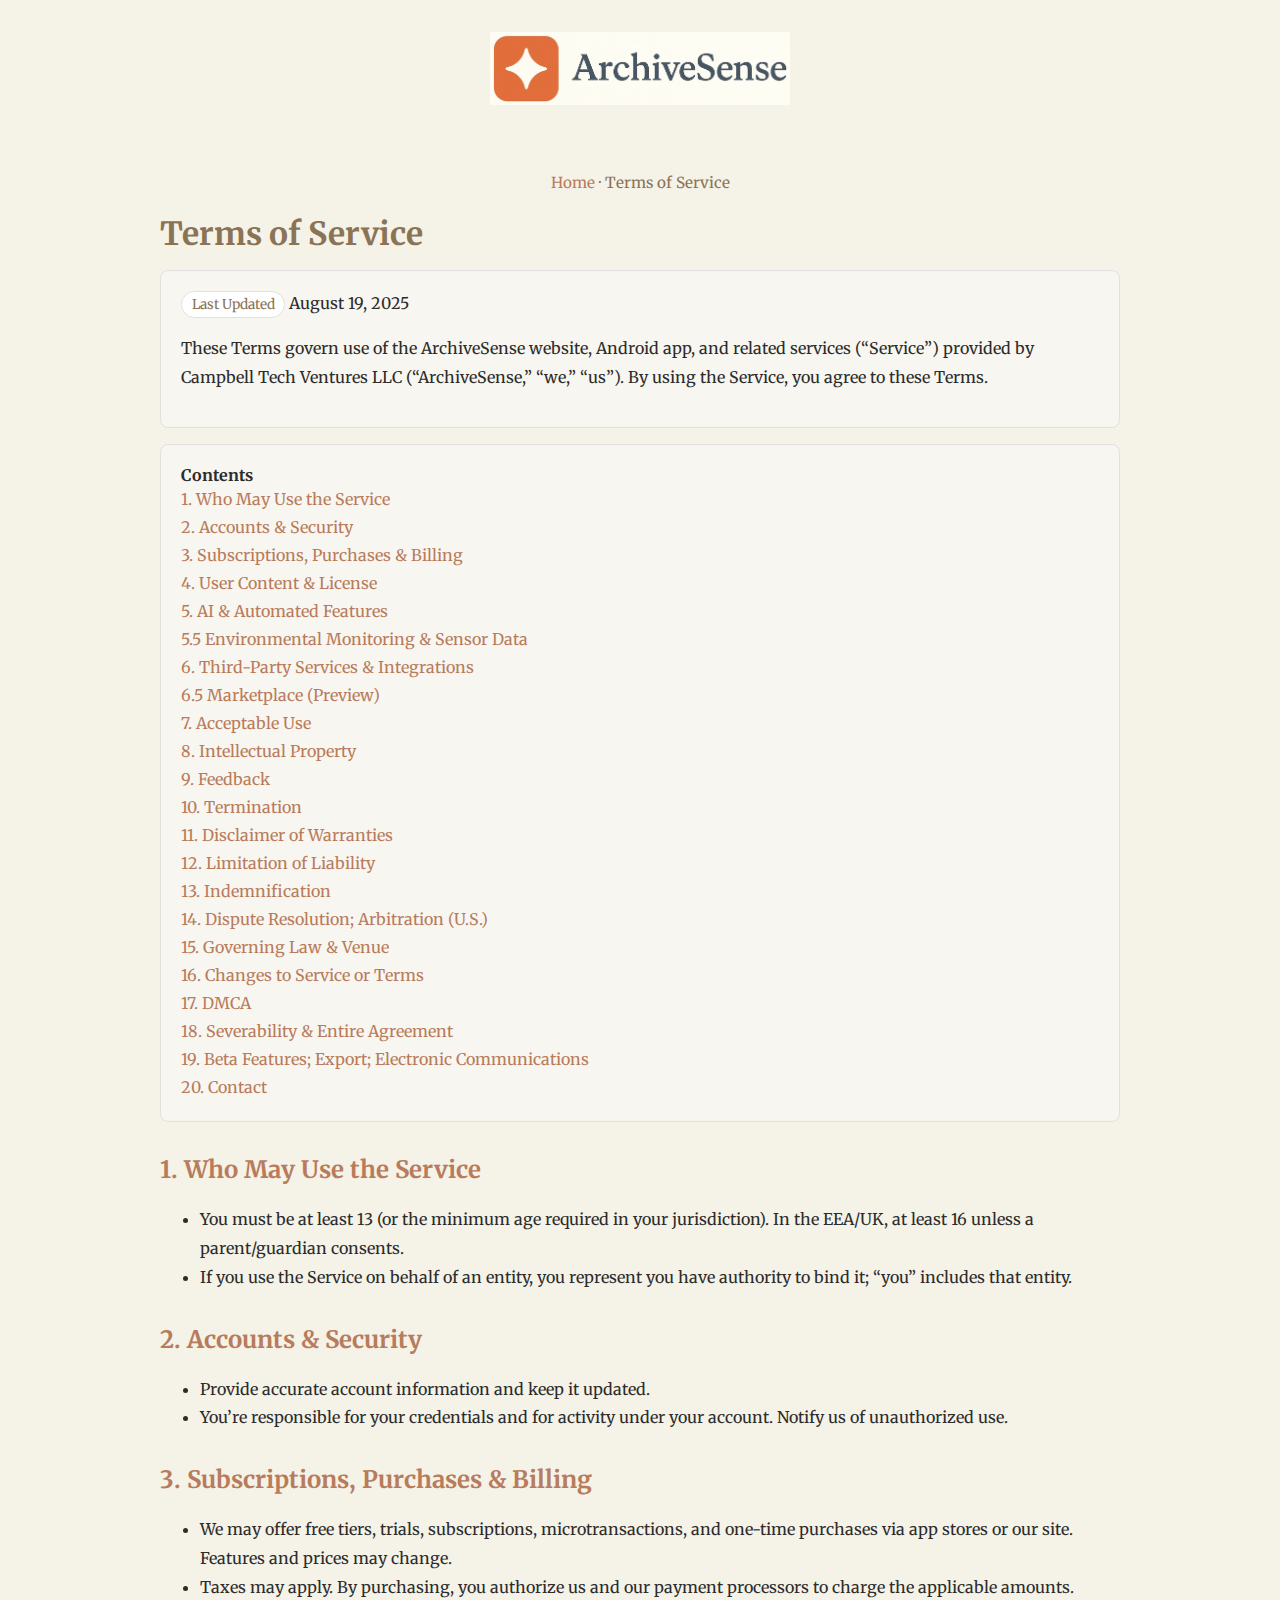
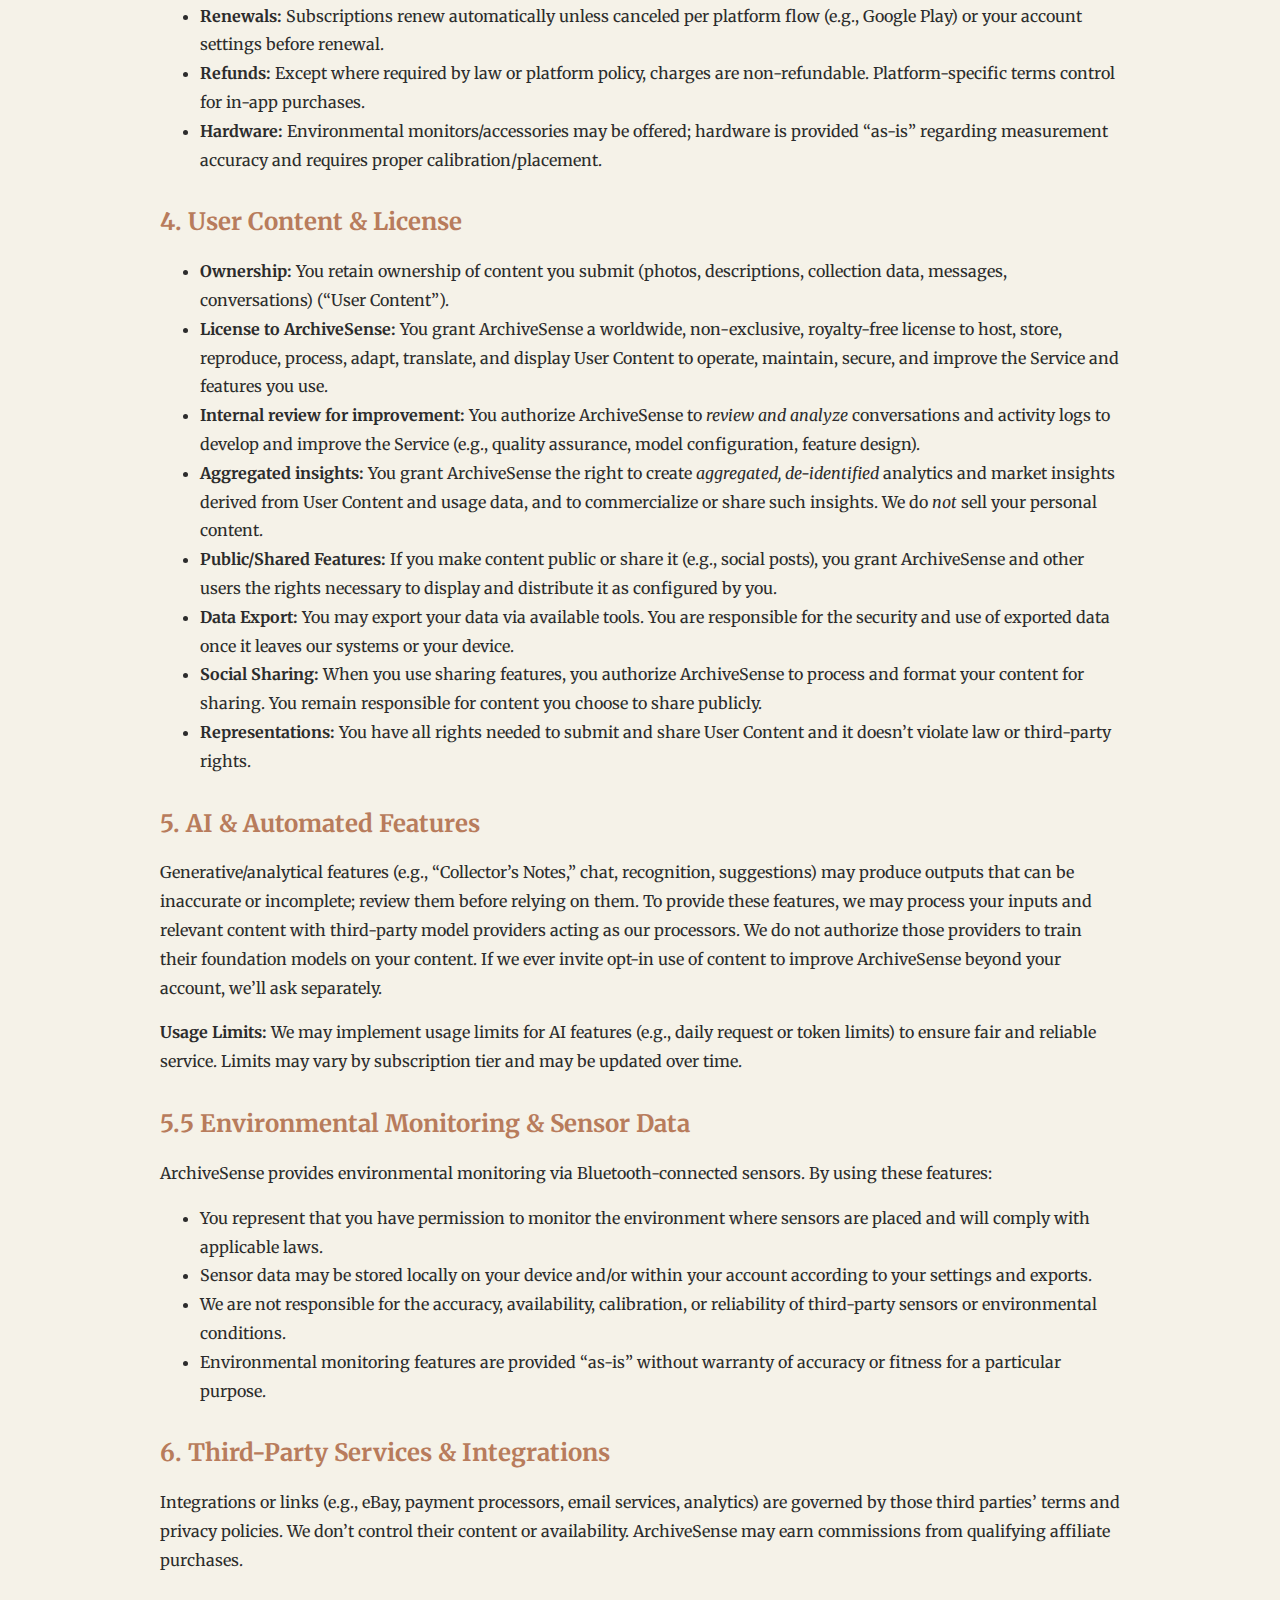
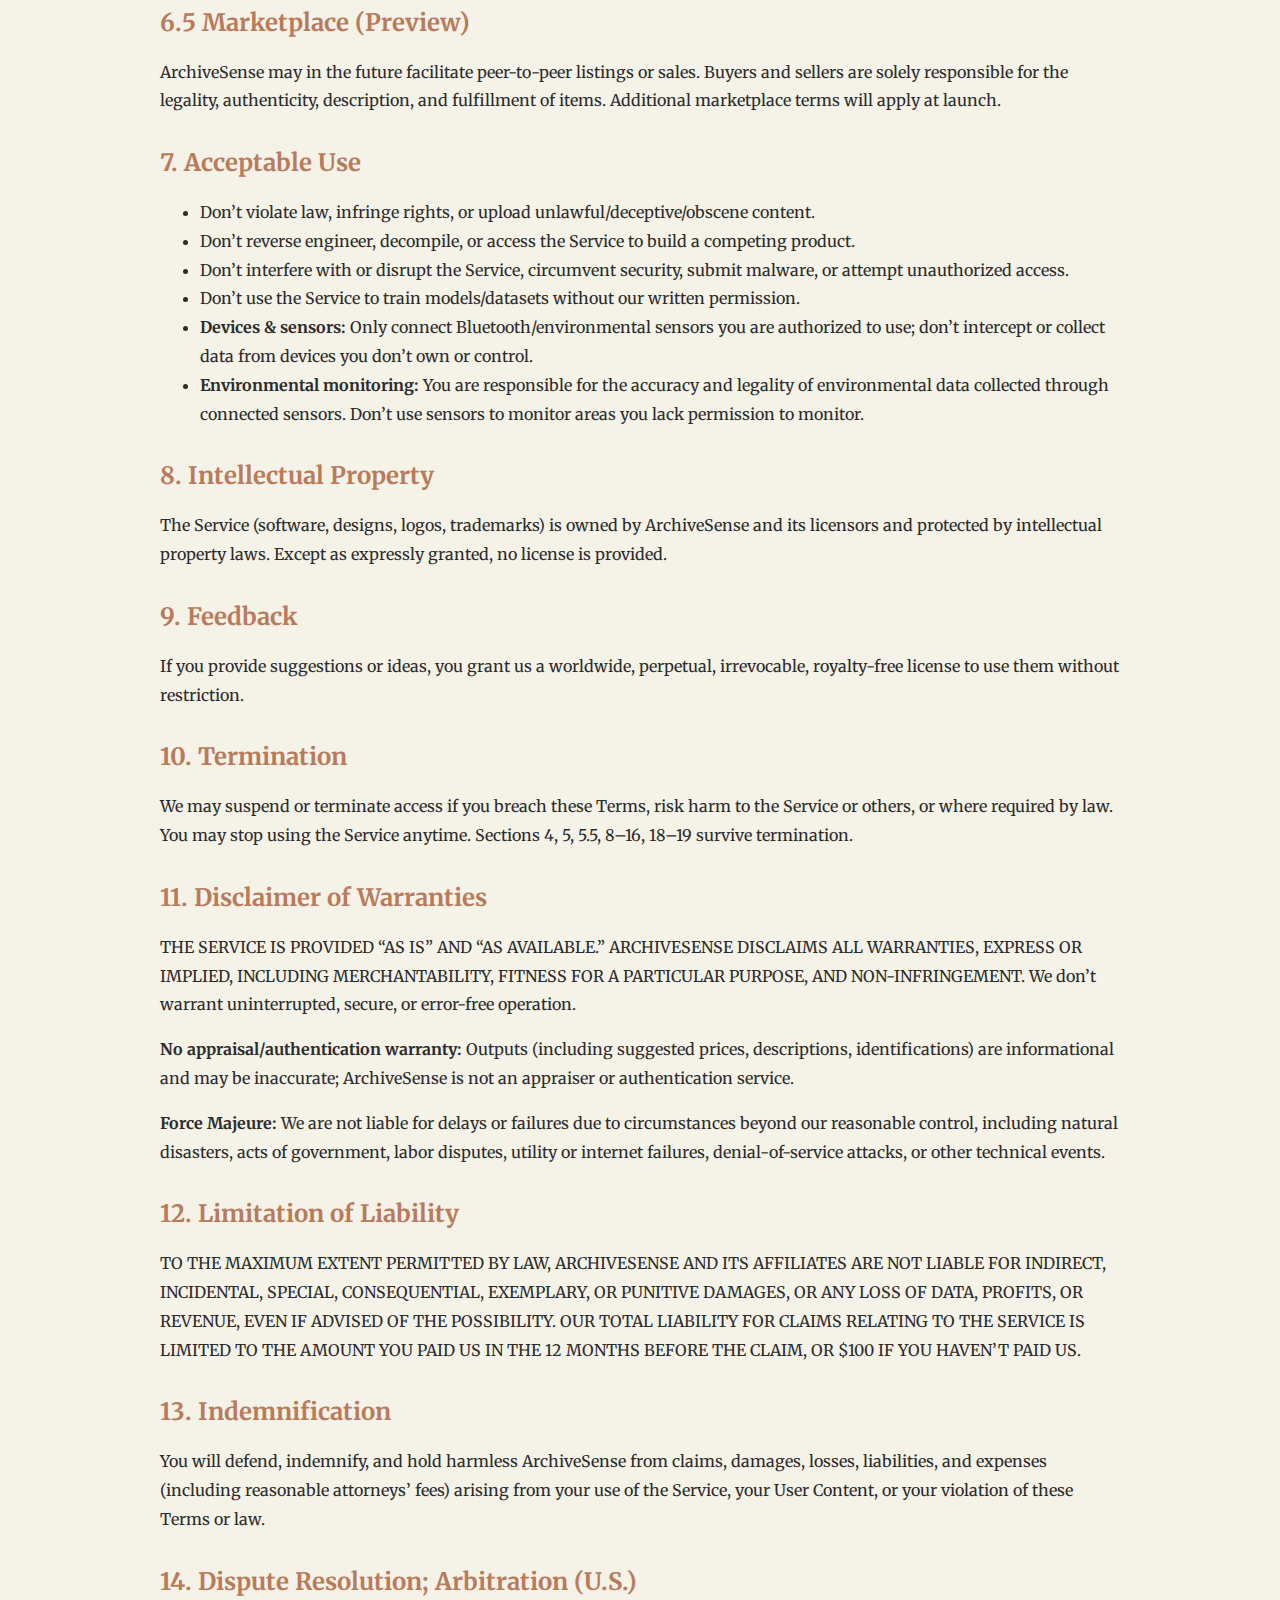
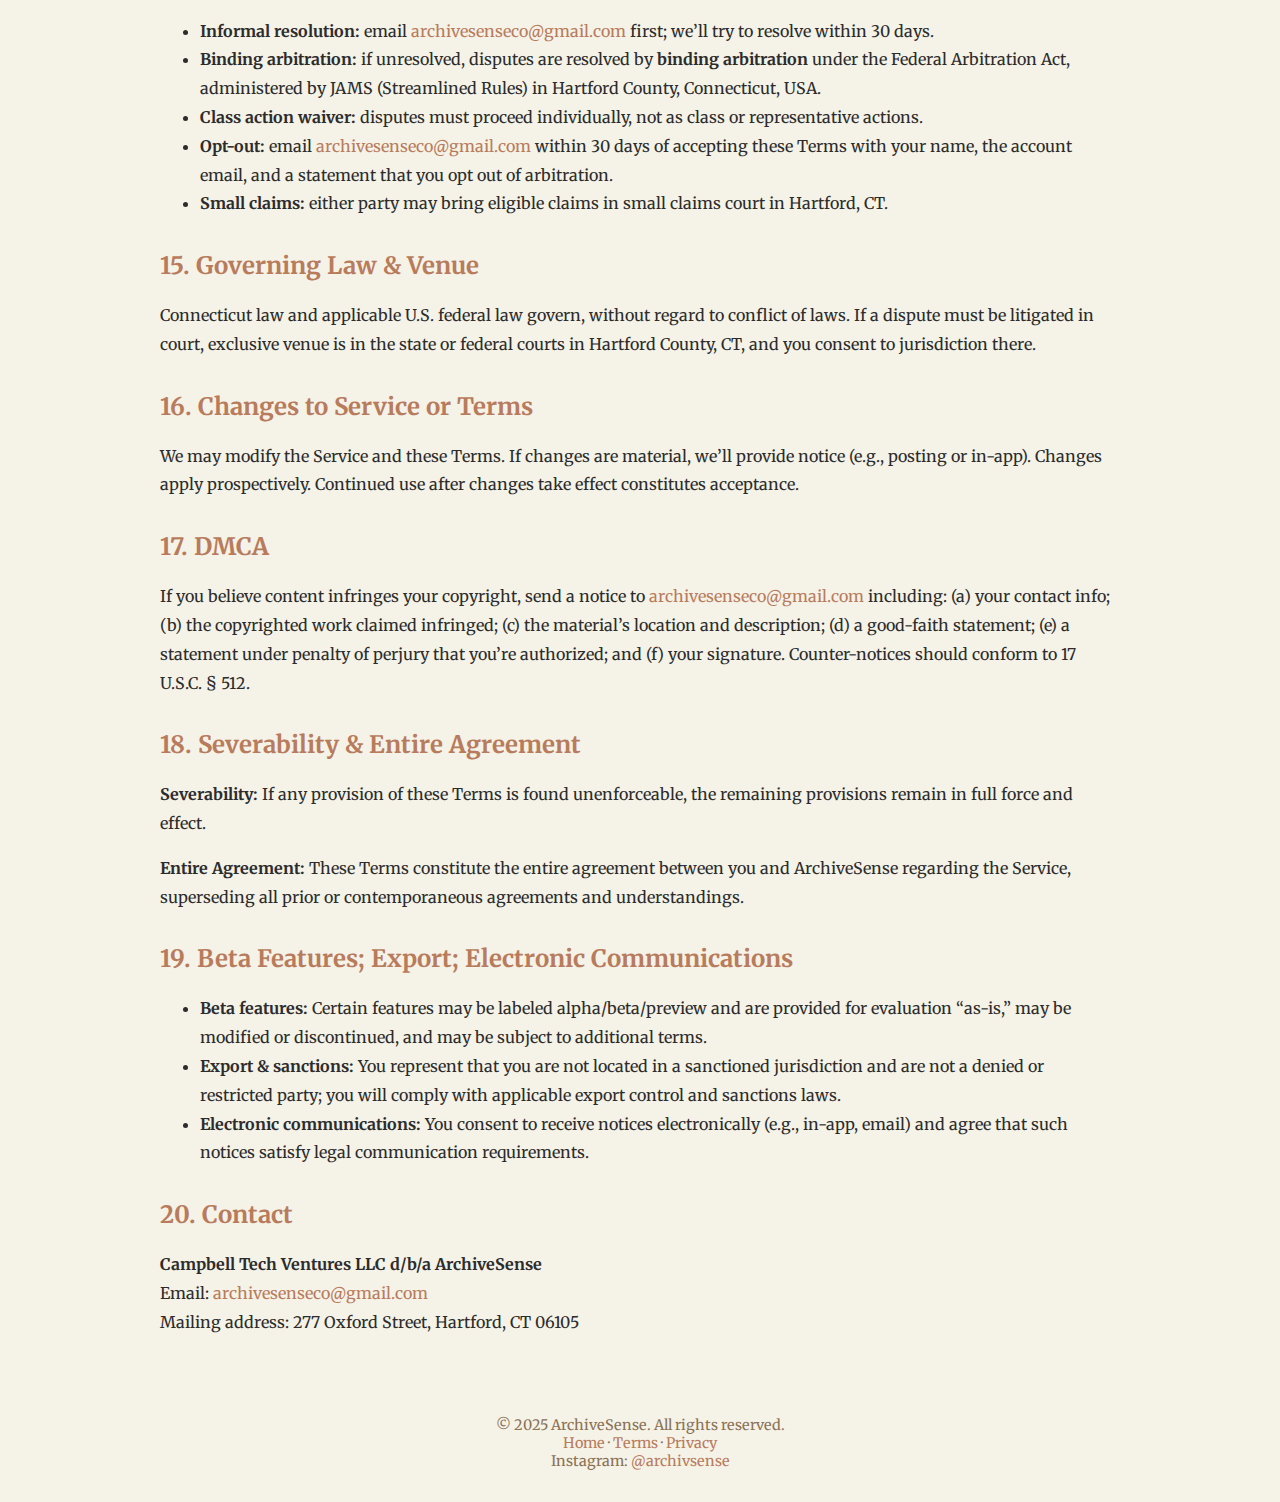
<file: terms.html>
<!DOCTYPE html>
<html lang="en">
<head>
  <meta charset="UTF-8"/>
  <meta name="viewport" content="width=device-width, initial-scale=1.0"/>
  <title>Terms of Service | ArchiveSense</title>

  <!-- Analytics (match index.html) -->
  <script async src="https://www.googletagmanager.com/gtag/js?id=G-4G8EHH040J"></script>
  <script>
    window.dataLayer = window.dataLayer || [];
    function gtag(){dataLayer.push(arguments);}
    gtag('js', new Date());
    gtag('config', 'G-4G8EHH040J');
  </script>

  <!-- Microsoft Clarity (match index.html) -->
  <script type="text/javascript">
    (function(c,l,a,r,i,t,y){
      c[a]=c[a]||function(){(c[a].q=c[a].q||[]).push(arguments)}
      t=l.createElement(r);t.async=1;t.src="https://www.clarity.ms/tag/"+i;
      y=l.getElementsByTagName(r)[0];y.parentNode.insertBefore(t,y);
    })(window, document, "clarity", "script", "sw5s6gwxlx");
  </script>

  <link href="https://fonts.googleapis.com/css2?family=Merriweather:wght@400;700&display=swap" rel="stylesheet">
  <style>
    :root {
      --primary-bg: #F5F2E8;
      --secondary-bg: #F8F6F0;
      --primary-text: #2C2C2C;
      --secondary-text: #8B7355;
      --accent-color: #B87C5C;
      --border-color: #E0E0E0;
      --primary-font: 'Merriweather', serif;
    }
    html { scroll-behavior: smooth; }
    body { font-family: var(--primary-font); margin: 0; padding: 0; background: var(--primary-bg); color: var(--primary-text); }
    header { background: var(--primary-bg); padding: 2rem; text-align: center; }
    .container { max-width: 960px; margin: 0 auto; padding: 2rem; }
    h1 { font-size: 2rem; color: var(--secondary-text); margin-bottom: .5rem; }
    h2 { color: var(--accent-color); margin-top: 2rem; }
    p, li { line-height: 1.8; }
    .card { background: var(--secondary-bg); border: 1px solid var(--border-color); border-radius: 8px; padding: 1.25rem; margin: 1rem 0; }
    a { color: var(--accent-color); text-decoration: none; }
    a:hover { text-decoration: underline; }
    .breadcrumbs { text-align: center; font-size: .95rem; color: var(--secondary-text); }
    footer { text-align: center; color: var(--secondary-text); font-size: 0.9rem; padding: 2rem; }
    .toc a { display: block; padding: .25rem 0; }
    .badge { display: inline-block; background: #fff; border: 1px solid var(--border-color); border-radius: 999px; padding: .25rem .6rem; font-size: .85rem; color: var(--secondary-text); }
  </style>
</head>
<body>
  <header>
    <a href="/" style="display:inline-block">
      <img src="ArchiveSense_logo_text_right.png" alt="ArchiveSense Logo" style="max-width:300px;">
    </a>
  </header>

  <div class="container">
    <div class="breadcrumbs"><a href="/">Home</a> · Terms of Service</div>
    <h1>Terms of Service</h1>
    <div class="card">
      <div><span class="badge">Last Updated</span> August 19, 2025</div>
      <p>These Terms govern use of the ArchiveSense website, Android app, and related services (“Service”) provided by Campbell Tech Ventures LLC (“ArchiveSense,” “we,” “us”). By using the Service, you agree to these Terms.</p>
    </div>

    <div class="card toc">
      <strong>Contents</strong>
      <a href="#eligibility">1. Who May Use the Service</a>
      <a href="#accounts">2. Accounts & Security</a>
      <a href="#billing">3. Subscriptions, Purchases & Billing</a>
      <a href="#user-content">4. User Content & License</a>
      <a href="#ai">5. AI & Automated Features</a>
      <a href="#environmental-monitoring">5.5 Environmental Monitoring & Sensor Data</a>
      <a href="#third-parties">6. Third-Party Services & Integrations</a>
      <a href="#marketplace">6.5 Marketplace (Preview)</a>
      <a href="#acceptable-use">7. Acceptable Use</a>
      <a href="#ip">8. Intellectual Property</a>
      <a href="#feedback">9. Feedback</a>
      <a href="#termination">10. Termination</a>
      <a href="#disclaimers">11. Disclaimer of Warranties</a>
      <a href="#limitation">12. Limitation of Liability</a>
      <a href="#indemnity">13. Indemnification</a>
      <a href="#arbitration">14. Dispute Resolution; Arbitration (U.S.)</a>
      <a href="#law-venue">15. Governing Law & Venue</a>
      <a href="#changes">16. Changes to Service or Terms</a>
      <a href="#dmca">17. DMCA</a>
      <a href="#severability">18. Severability & Entire Agreement</a>
      <a href="#misc">19. Beta Features; Export; Electronic Communications</a>
      <a href="#contact">20. Contact</a>
    </div>

    <h2 id="eligibility">1. Who May Use the Service</h2>
    <ul>
      <li>You must be at least 13 (or the minimum age required in your jurisdiction). In the EEA/UK, at least 16 unless a parent/guardian consents.</li>
      <li>If you use the Service on behalf of an entity, you represent you have authority to bind it; “you” includes that entity.</li>
    </ul>

    <h2 id="accounts">2. Accounts & Security</h2>
    <ul>
      <li>Provide accurate account information and keep it updated.</li>
      <li>You’re responsible for your credentials and for activity under your account. Notify us of unauthorized use.</li>
    </ul>

    <h2 id="billing">3. Subscriptions, Purchases & Billing</h2>
    <ul>
      <li>We may offer free tiers, trials, subscriptions, microtransactions, and one-time purchases via app stores or our site. Features and prices may change.</li>
      <li>Taxes may apply. By purchasing, you authorize us and our payment processors to charge the applicable amounts.</li>
      <li><strong>Renewals:</strong> Subscriptions renew automatically unless canceled per platform flow (e.g., Google Play) or your account settings before renewal.</li>
      <li><strong>Refunds:</strong> Except where required by law or platform policy, charges are non-refundable. Platform-specific terms control for in-app purchases.</li>
      <li><strong>Hardware:</strong> Environmental monitors/accessories may be offered; hardware is provided “as-is” regarding measurement accuracy and requires proper calibration/placement.</li>
    </ul>

    <h2 id="user-content">4. User Content & License</h2>
    <ul>
      <li><strong>Ownership:</strong> You retain ownership of content you submit (photos, descriptions, collection data, messages, conversations) (“User Content”).</li>
      <li><strong>License to ArchiveSense:</strong> You grant ArchiveSense a worldwide, non-exclusive, royalty-free license to host, store, reproduce, process, adapt, translate, and display User Content to operate, maintain, secure, and improve the Service and features you use.</li>
      <li><strong>Internal review for improvement:</strong> You authorize ArchiveSense to <em>review and analyze</em> conversations and activity logs to develop and improve the Service (e.g., quality assurance, model configuration, feature design).</li>
      <li><strong>Aggregated insights:</strong> You grant ArchiveSense the right to create <em>aggregated, de-identified</em> analytics and market insights derived from User Content and usage data, and to commercialize or share such insights. We do <em>not</em> sell your personal content.</li>
      <li><strong>Public/Shared Features:</strong> If you make content public or share it (e.g., social posts), you grant ArchiveSense and other users the rights necessary to display and distribute it as configured by you.</li>
      <li><strong>Data Export:</strong> You may export your data via available tools. You are responsible for the security and use of exported data once it leaves our systems or your device.</li>
      <li><strong>Social Sharing:</strong> When you use sharing features, you authorize ArchiveSense to process and format your content for sharing. You remain responsible for content you choose to share publicly.</li>
      <li><strong>Representations:</strong> You have all rights needed to submit and share User Content and it doesn’t violate law or third-party rights.</li>
    </ul>

    <h2 id="ai">5. AI & Automated Features</h2>
    <p>Generative/analytical features (e.g., “Collector’s Notes,” chat, recognition, suggestions) may produce outputs that can be inaccurate or incomplete; review them before relying on them. To provide these features, we may process your inputs and relevant content with third-party model providers acting as our processors. We do not authorize those providers to train their foundation models on your content. If we ever invite opt-in use of content to improve ArchiveSense beyond your account, we’ll ask separately.</p>
    <p><strong>Usage Limits:</strong> We may implement usage limits for AI features (e.g., daily request or token limits) to ensure fair and reliable service. Limits may vary by subscription tier and may be updated over time.</p>

    <h2 id="environmental-monitoring">5.5 Environmental Monitoring & Sensor Data</h2>
    <p>ArchiveSense provides environmental monitoring via Bluetooth-connected sensors. By using these features:</p>
    <ul>
      <li>You represent that you have permission to monitor the environment where sensors are placed and will comply with applicable laws.</li>
      <li>Sensor data may be stored locally on your device and/or within your account according to your settings and exports.</li>
      <li>We are not responsible for the accuracy, availability, calibration, or reliability of third-party sensors or environmental conditions.</li>
      <li>Environmental monitoring features are provided “as-is” without warranty of accuracy or fitness for a particular purpose.</li>
    </ul>

    <h2 id="third-parties">6. Third-Party Services & Integrations</h2>
    <p>Integrations or links (e.g., eBay, payment processors, email services, analytics) are governed by those third parties’ terms and privacy policies. We don’t control their content or availability. ArchiveSense may earn commissions from qualifying affiliate purchases.</p>

    <h2 id="marketplace">6.5 Marketplace (Preview)</h2>
    <p>ArchiveSense may in the future facilitate peer-to-peer listings or sales. Buyers and sellers are solely responsible for the legality, authenticity, description, and fulfillment of items. Additional marketplace terms will apply at launch.</p>

    <h2 id="acceptable-use">7. Acceptable Use</h2>
    <ul>
      <li>Don’t violate law, infringe rights, or upload unlawful/deceptive/obscene content.</li>
      <li>Don’t reverse engineer, decompile, or access the Service to build a competing product.</li>
      <li>Don’t interfere with or disrupt the Service, circumvent security, submit malware, or attempt unauthorized access.</li>
      <li>Don’t use the Service to train models/datasets without our written permission.</li>
      <li><strong>Devices & sensors:</strong> Only connect Bluetooth/environmental sensors you are authorized to use; don’t intercept or collect data from devices you don’t own or control.</li>
      <li><strong>Environmental monitoring:</strong> You are responsible for the accuracy and legality of environmental data collected through connected sensors. Don’t use sensors to monitor areas you lack permission to monitor.</li>
    </ul>

    <h2 id="ip">8. Intellectual Property</h2>
    <p>The Service (software, designs, logos, trademarks) is owned by ArchiveSense and its licensors and protected by intellectual property laws. Except as expressly granted, no license is provided.</p>

    <h2 id="feedback">9. Feedback</h2>
    <p>If you provide suggestions or ideas, you grant us a worldwide, perpetual, irrevocable, royalty-free license to use them without restriction.</p>

    <h2 id="termination">10. Termination</h2>
    <p>We may suspend or terminate access if you breach these Terms, risk harm to the Service or others, or where required by law. You may stop using the Service anytime. Sections 4, 5, 5.5, 8–16, 18–19 survive termination.</p>

    <h2 id="disclaimers">11. Disclaimer of Warranties</h2>
    <p>THE SERVICE IS PROVIDED “AS IS” AND “AS AVAILABLE.” ARCHIVESENSE DISCLAIMS ALL WARRANTIES, EXPRESS OR IMPLIED, INCLUDING MERCHANTABILITY, FITNESS FOR A PARTICULAR PURPOSE, AND NON-INFRINGEMENT. We don’t warrant uninterrupted, secure, or error-free operation.</p>
    <p><strong>No appraisal/authentication warranty:</strong> Outputs (including suggested prices, descriptions, identifications) are informational and may be inaccurate; ArchiveSense is not an appraiser or authentication service.</p>
    <p><strong>Force Majeure:</strong> We are not liable for delays or failures due to circumstances beyond our reasonable control, including natural disasters, acts of government, labor disputes, utility or internet failures, denial-of-service attacks, or other technical events.</p>

    <h2 id="limitation">12. Limitation of Liability</h2>
    <p>TO THE MAXIMUM EXTENT PERMITTED BY LAW, ARCHIVESENSE AND ITS AFFILIATES ARE NOT LIABLE FOR INDIRECT, INCIDENTAL, SPECIAL, CONSEQUENTIAL, EXEMPLARY, OR PUNITIVE DAMAGES, OR ANY LOSS OF DATA, PROFITS, OR REVENUE, EVEN IF ADVISED OF THE POSSIBILITY. OUR TOTAL LIABILITY FOR CLAIMS RELATING TO THE SERVICE IS LIMITED TO THE AMOUNT YOU PAID US IN THE 12 MONTHS BEFORE THE CLAIM, OR $100 IF YOU HAVEN’T PAID US.</p>

    <h2 id="indemnity">13. Indemnification</h2>
    <p>You will defend, indemnify, and hold harmless ArchiveSense from claims, damages, losses, liabilities, and expenses (including reasonable attorneys’ fees) arising from your use of the Service, your User Content, or your violation of these Terms or law.</p>

    <h2 id="arbitration">14. Dispute Resolution; Arbitration (U.S.)</h2>
    <ul>
      <li><strong>Informal resolution:</strong> email <a href="mailto:archivesenseco@gmail.com">archivesenseco@gmail.com</a> first; we’ll try to resolve within 30 days.</li>
      <li><strong>Binding arbitration:</strong> if unresolved, disputes are resolved by <strong>binding arbitration</strong> under the Federal Arbitration Act, administered by JAMS (Streamlined Rules) in Hartford County, Connecticut, USA.</li>
      <li><strong>Class action waiver:</strong> disputes must proceed individually, not as class or representative actions.</li>
      <li><strong>Opt-out:</strong> email <a href="mailto:archivesenseco@gmail.com">archivesenseco@gmail.com</a> within 30 days of accepting these Terms with your name, the account email, and a statement that you opt out of arbitration.</li>
      <li><strong>Small claims:</strong> either party may bring eligible claims in small claims court in Hartford, CT.</li>
    </ul>

    <h2 id="law-venue">15. Governing Law & Venue</h2>
    <p>Connecticut law and applicable U.S. federal law govern, without regard to conflict of laws. If a dispute must be litigated in court, exclusive venue is in the state or federal courts in Hartford County, CT, and you consent to jurisdiction there.</p>

    <h2 id="changes">16. Changes to Service or Terms</h2>
    <p>We may modify the Service and these Terms. If changes are material, we’ll provide notice (e.g., posting or in-app). Changes apply prospectively. Continued use after changes take effect constitutes acceptance.</p>

    <h2 id="dmca">17. DMCA</h2>
    <p>If you believe content infringes your copyright, send a notice to <a href="mailto:archivesenseco@gmail.com">archivesenseco@gmail.com</a> including: (a) your contact info; (b) the copyrighted work claimed infringed; (c) the material’s location and description; (d) a good-faith statement; (e) a statement under penalty of perjury that you’re authorized; and (f) your signature. Counter-notices should conform to 17 U.S.C. § 512.</p>

    <h2 id="severability">18. Severability & Entire Agreement</h2>
    <p><strong>Severability:</strong> If any provision of these Terms is found unenforceable, the remaining provisions remain in full force and effect.</p>
    <p><strong>Entire Agreement:</strong> These Terms constitute the entire agreement between you and ArchiveSense regarding the Service, superseding all prior or contemporaneous agreements and understandings.</p>

    <h2 id="misc">19. Beta Features; Export; Electronic Communications</h2>
    <ul>
      <li><strong>Beta features:</strong> Certain features may be labeled alpha/beta/preview and are provided for evaluation “as-is,” may be modified or discontinued, and may be subject to additional terms.</li>
      <li><strong>Export & sanctions:</strong> You represent that you are not located in a sanctioned jurisdiction and are not a denied or restricted party; you will comply with applicable export control and sanctions laws.</li>
      <li><strong>Electronic communications:</strong> You consent to receive notices electronically (e.g., in-app, email) and agree that such notices satisfy legal communication requirements.</li>
    </ul>

    <h2 id="contact">20. Contact</h2>
    <p><strong>Campbell Tech Ventures LLC d/b/a ArchiveSense</strong><br>
       Email: <a href="mailto:archivesenseco@gmail.com">archivesenseco@gmail.com</a><br>
       Mailing address: 277 Oxford Street, Hartford, CT 06105</p>
  </div>

  <footer>
    &copy; 2025 ArchiveSense. All rights reserved.<br>
    <a href="/">Home</a> · <a href="/terms">Terms</a> · <a href="/privacy">Privacy</a><br>
    Instagram: <a href="https://instagram.com/archivsense" target="_blank">@archivsense</a>
  </footer>
</body>
</html>
</file>
<file: styles.css>
/* ArchiveSense Design System Styles */

:root {
  --primary-bg: #fdfbf9;
  --secondary-bg: #ffffff;
  --primary-text: #2C2C2C;
  --secondary-text: #a89480;
  --accent-color: #c88f73;
  --accent-dark: #b87c5c;
  --border-color: #e8e0d8;
  --shadow-color: rgba(200, 143, 115, 0.08);
  --card-bg: #fff;
  --card-shadow: 0 2px 6px rgba(0,0,0,0.08);
  --border-radius: 8px;
  --input-border: #e8e0d8;
  --footer-text: #a89480;
  --font-family: 'Merriweather', serif;
  --primary-font: var(--font-family);
  --display-font: 'Playfair Display', serif;
  
  /* Legacy variable mappings for backwards compatibility */
  --accent: #c88f73;
  --header-bg: #fdfbf9;
  --header-text: #2C2C2C;
}

html, body {
  margin: 0;
  padding: 0;
  background: var(--primary-bg);
  color: var(--primary-text);
  font-family: var(--font-family);
  font-size: 18px;
  line-height: 1.6;
}

header {
  background: var(--primary-bg);
  color: var(--primary-text);
  padding: 2rem;
  text-align: center;
}

header h1 {
  margin: 0;
  font-size: 2.7rem;
  font-weight: 600;
  letter-spacing: -1px;
}

header p {
  margin-top: 0.75rem;
  font-size: 1.25rem;
  max-width: 600px;
  margin-left: auto;
  margin-right: auto;
  opacity: 0.92;
}

.nav {
  background: var(--secondary-bg);
  padding: 1rem 0;
  border-bottom: 1px solid var(--border-color);
}

.nav .container {
  max-width: 960px;
  margin: 0 auto;
  padding: 0 2rem;
}

.nav a {
  color: var(--accent-color);
  text-decoration: none;
  margin-right: 1.5rem;
  font-size: 1rem;
}

.nav a:hover {
  text-decoration: underline;
}

.content {
  padding: 2.5rem 1rem;
  max-width: 960px;
  margin: auto;
}

.content h2 {
  font-size: 2rem;
  font-weight: 600;
  margin-bottom: 0.5rem;
  color: var(--accent);
}

.content p {
  margin-top: 0;
  margin-bottom: 2rem;
}

.media {
  display: flex;
  flex-wrap: wrap;
  gap: 1.25rem;
  justify-content: center;
  margin-top: 1.5rem;
}

.media img,
.media video {
  max-width: 320px;
  width: 100%;
  height: auto;
  border-radius: var(--border-radius);
  box-shadow: var(--card-shadow);
  background: #eaeaea;
}

.mailing-list {
  background: var(--card-bg);
  padding: 2.25rem 1rem;
  border-radius: var(--border-radius);
  box-shadow: var(--card-shadow);
  margin-top: 3rem;
  text-align: center;
}

.mailing-list h3 {
  margin-top: 0;
  font-size: 1.35rem;
  font-weight: 600;
  color: var(--accent);
}

.mailing-list input[type="email"] {
  padding: 0.75rem;
  font-size: 1rem;
  width: 60%;
  max-width: 400px;
  border: 1px solid var(--input-border);
  border-radius: 4px;
  margin-bottom: 1rem;
  margin-top: 0.5rem;
  transition: border-color 0.2s;
}

.mailing-list input[type="email"]:focus {
  outline: none;
  border-color: var(--accent);
  box-shadow: 0 0 0 2px rgba(58,122,254,0.08);
}

.mailing-list button {
  padding: 0.75rem 1.5rem;
  font-size: 1rem;
  background-color: var(--accent);
  color: #fff;
  border: none;
  border-radius: 4px;
  cursor: pointer;
  font-weight: 600;
  transition: background 0.2s;
}

.mailing-list button:hover,
.mailing-list button:focus {
  background-color: #2556b7;
}

footer {
  text-align: center;
  padding: 2rem 1rem;
  font-size: 0.95rem;
  color: var(--footer-text);
  background: transparent;
  margin-top: 2rem;
}

.hero-text {
  text-align: center;
  color: var(--secondary-text);
  font-family: var(--display-font);
  font-size: 1.25rem;
  margin: 2rem auto;
  max-width: 600px;
  line-height: 1.6;
  font-style: italic;
}

/* Responsive Design */
@media (max-width: 700px) {
  .media {
    flex-direction: column;
    align-items: center;
  }
  .content {
    padding: 1.25rem 0.5rem;
  }
  .mailing-list input[type="email"] {
    width: 90%;
  }
}
</file>
